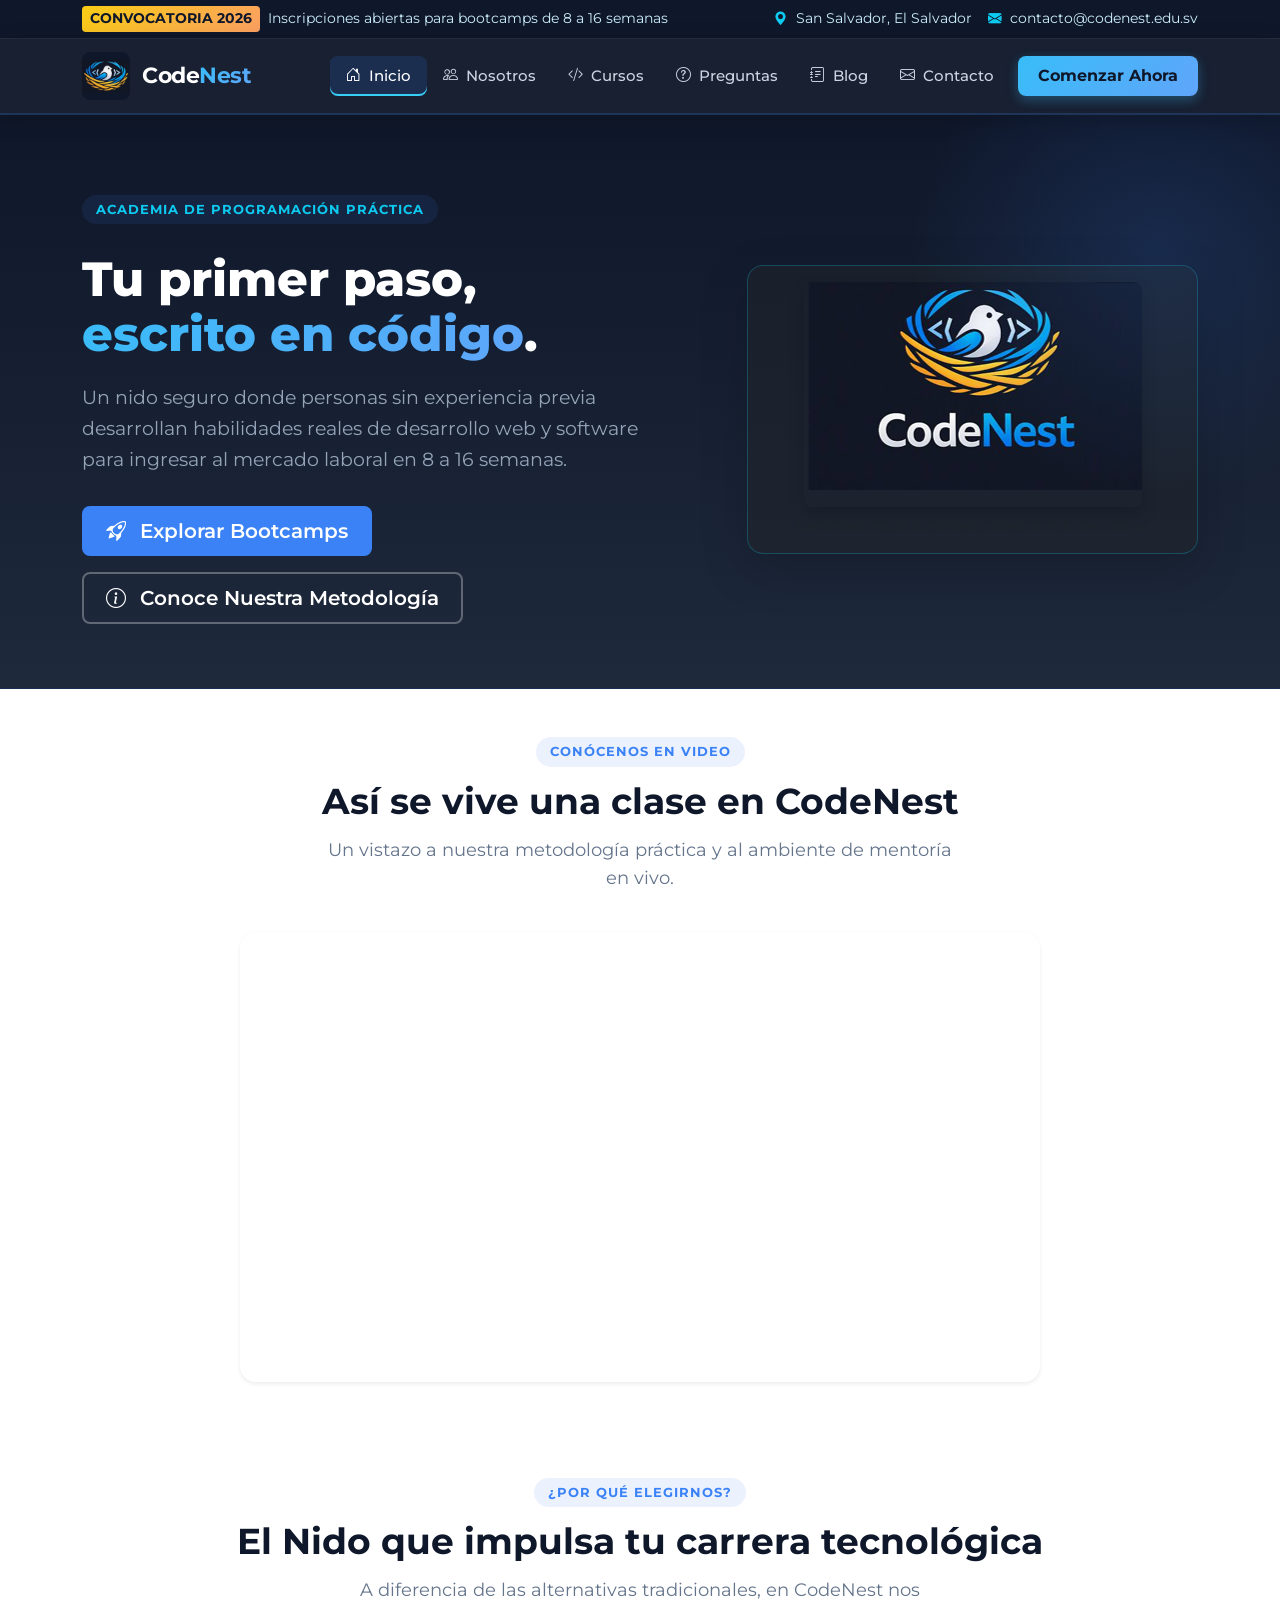
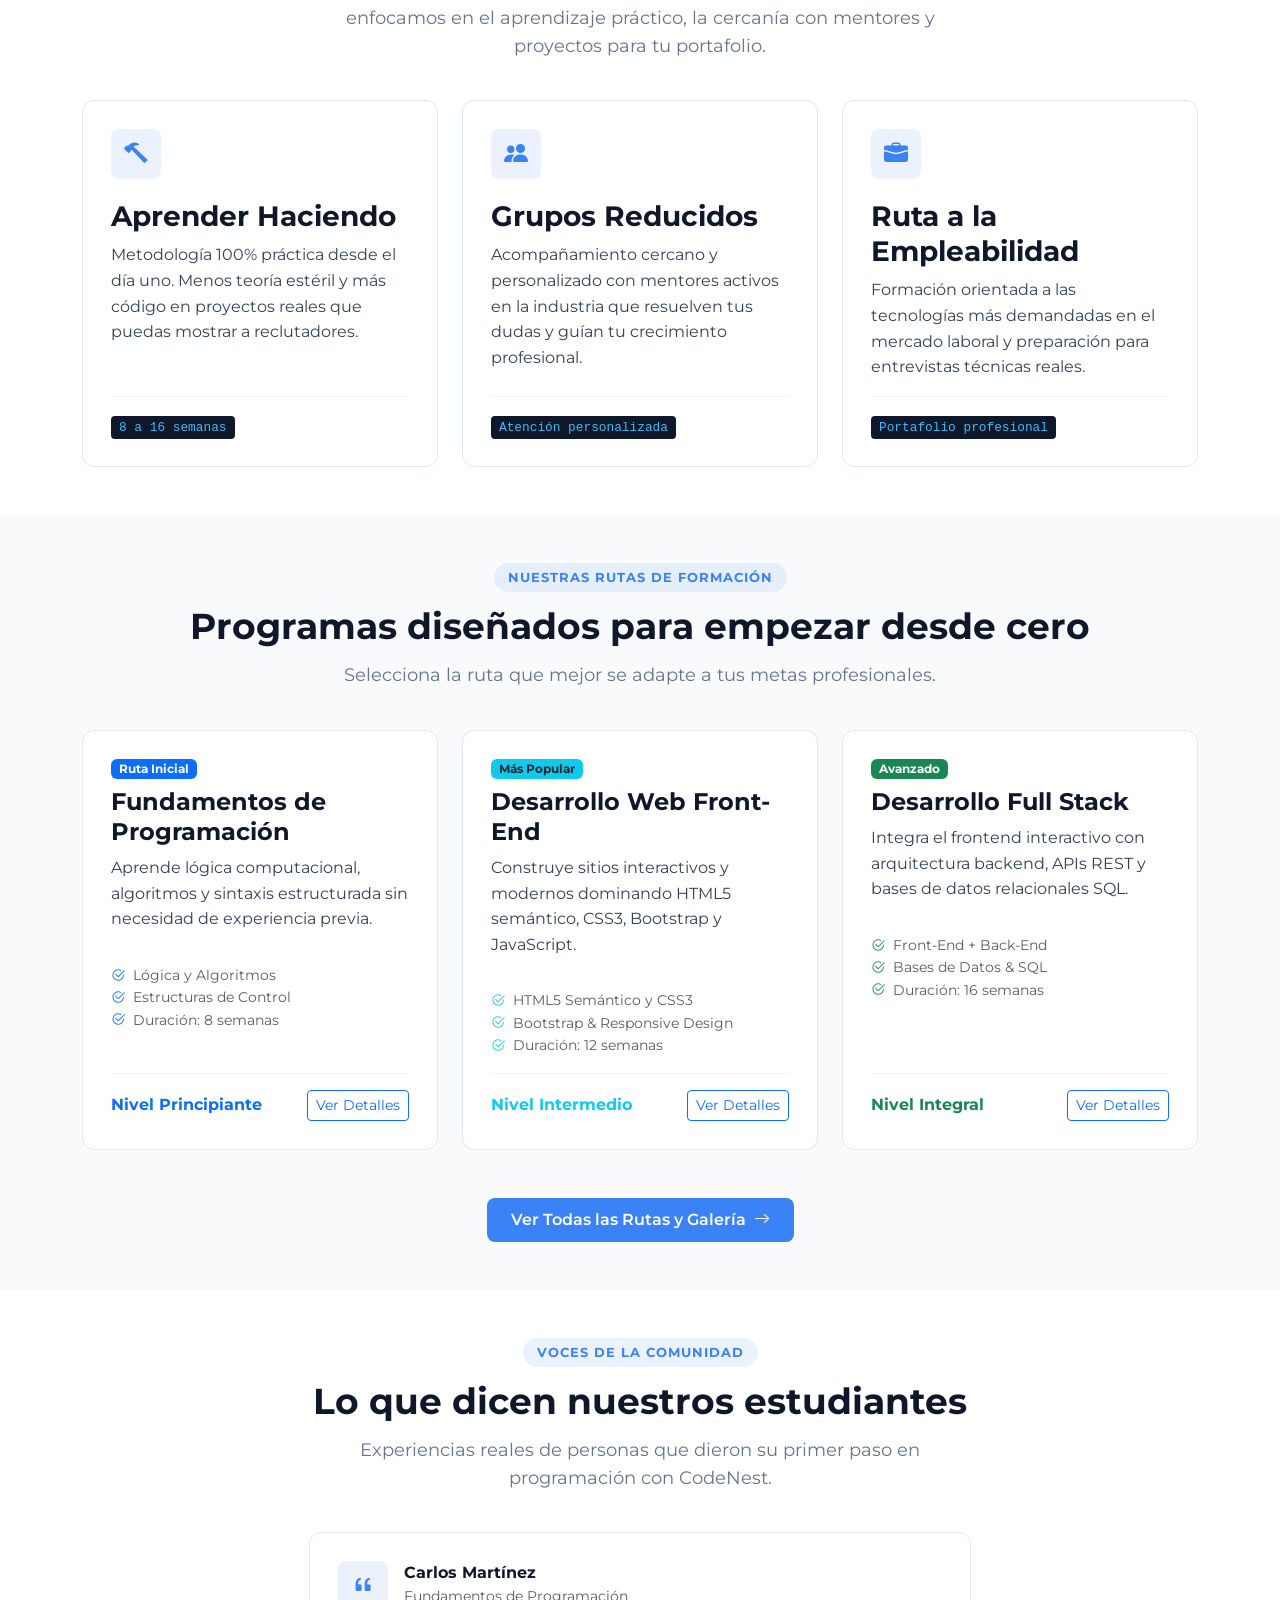
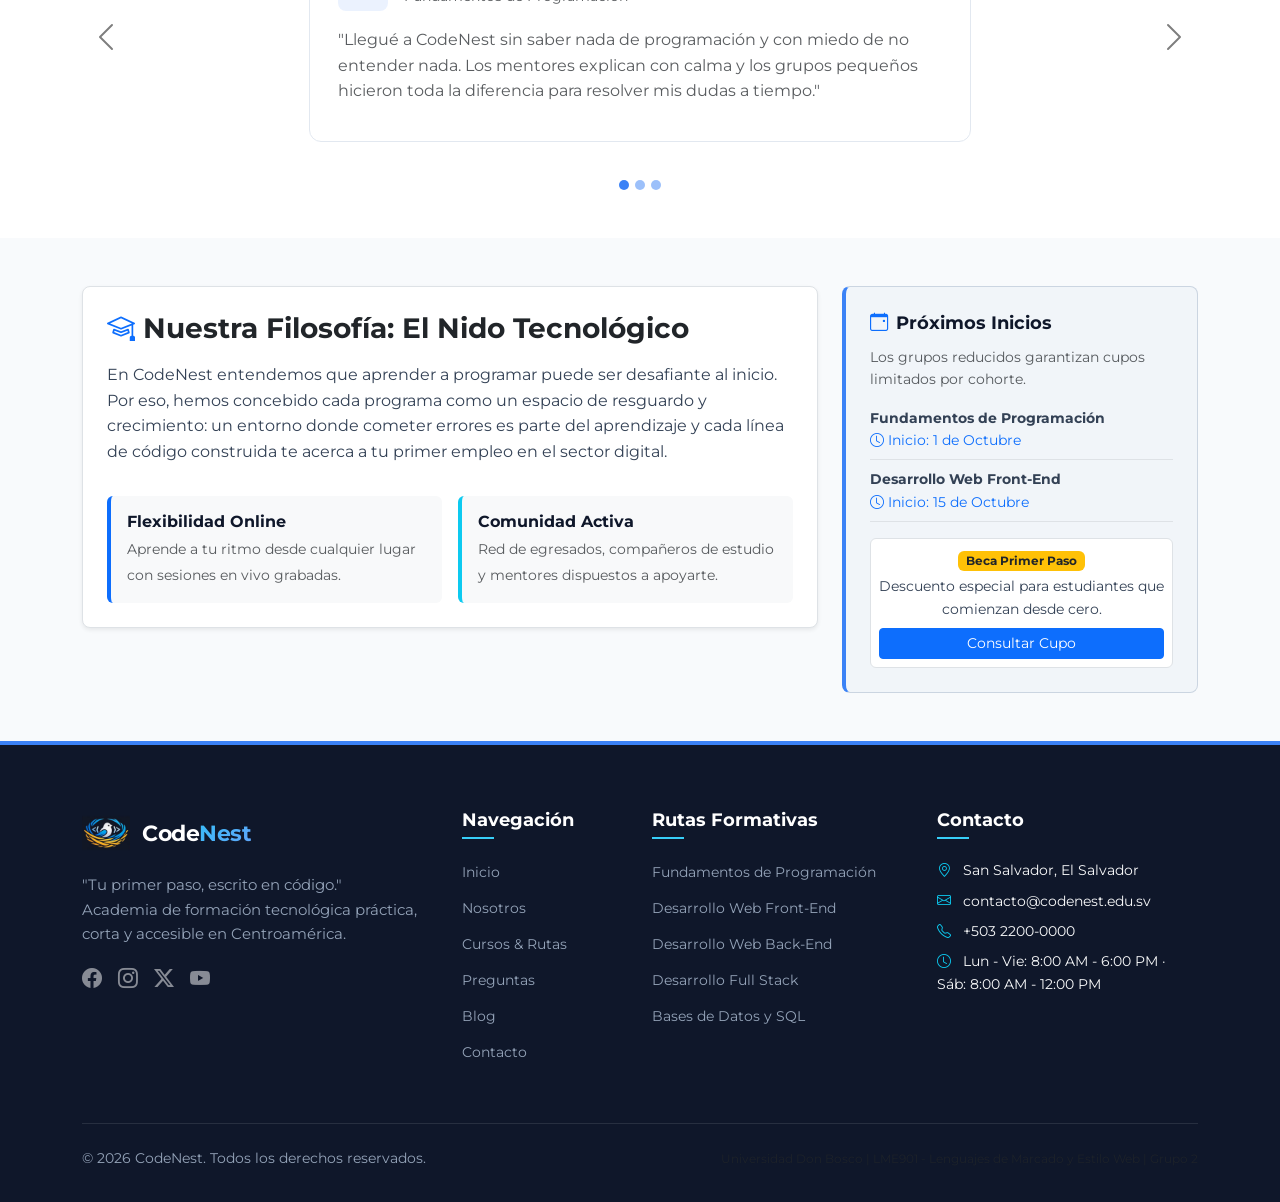
<file: index.html>
<!DOCTYPE html>
<html lang="es">

<head>
  <meta charset="UTF-8">
  <meta name="viewport" content="width=device-width, initial-scale=1.0">
  <meta name="description"
    content="CodeNest - Academia de formación práctica en programación para Centroamérica. Tu primer paso, escrito en código.">
  <title>CodeNest | Tu primer paso, escrito en código</title>

  <link rel="preconnect" href="https://fonts.googleapis.com">
  <link rel="preconnect" href="https://fonts.gstatic.com" crossorigin>
  <link
    href="https://fonts.googleapis.com/css2?family=Montserrat:ital,wght@0,300;0,400;0,500;0,600;0,700;0,800;1,400&display=swap"
    rel="stylesheet">
  <link href="https://cdn.jsdelivr.net/npm/bootstrap@5.3.3/dist/css/bootstrap.min.css" rel="stylesheet">
  <link rel="stylesheet" href="https://cdn.jsdelivr.net/npm/bootstrap-icons@1.11.3/font/bootstrap-icons.min.css">
  <link rel="icon" type="image/png" href="img/favicon.png">
  <link rel="stylesheet" href="css/style.css">
</head>

<body>
  <header class="top-notice-bar">
    <div class="container d-flex justify-content-between align-items-center flex-wrap gap-2">
      <div class="d-flex align-items-center gap-2">
        <span class="badge-highlight">CONVOCATORIA 2026</span>
        <span>Inscripciones abiertas para bootcamps de 8 a 16 semanas</span>
      </div>
      <div class="d-none d-md-flex align-items-center gap-3">
        <span><i class="bi bi-geo-alt-fill text-info me-1"></i> San Salvador, El Salvador</span>
        <span><i class="bi bi-envelope-fill text-info me-1"></i> contacto@codenest.edu.sv</span>
      </div>
    </div>
  </header>

  <nav class="navbar navbar-expand-lg navbar-dark main-navigation" aria-label="Navegación principal">
    <div class="container">
      <a class="navbar-brand brand-logo-container" href="index.html">
        <img src="img/logo-icono.png" alt="Logotipo de CodeNest: ave dentro de un nido con corchetes de código" width="48" height="48">
        <span class="brand-title">Code<span class="nest-gradient">Nest</span></span>
      </a>
      <button class="navbar-toggler" type="button" data-bs-toggle="collapse" data-bs-target="#navbarCodeNest"
        aria-controls="navbarCodeNest" aria-expanded="false" aria-label="Abrir menú de navegación">
        <span class="navbar-toggler-icon"></span>
      </button>
      <div class="collapse navbar-collapse" id="navbarCodeNest">
        <ul class="navbar-nav ms-auto mb-2 mb-lg-0 align-items-lg-center">
          <li class="nav-item">
            <a class="nav-link active" href="index.html" aria-current="page"><i class="bi bi-house-door me-1"></i>
              Inicio</a>
          </li>
          <li class="nav-item">
            <a class="nav-link" href="nosotros.html"><i class="bi bi-people me-1"></i> Nosotros</a>
          </li>
          <li class="nav-item">
            <a class="nav-link" href="servicios.html"><i class="bi bi-code-slash me-1"></i> Cursos</a>
          </li>
          <li class="nav-item">
            <a class="nav-link" href="faq.html"><i class="bi bi-question-circle me-1"></i> Preguntas</a>
          </li>
          <li class="nav-item">
            <a class="nav-link" href="blog.html"><i class="bi bi-journal-text me-1"></i> Blog</a>
          </li>
          <li class="nav-item">
            <a class="nav-link" href="contacto.html"><i class="bi bi-envelope me-1"></i> Contacto</a>
          </li>
          <li class="nav-item ms-lg-2 mt-2 mt-lg-0">
            <a href="servicios.html" class="btn btn-nav-cta">Comenzar Ahora</a>
          </li>
        </ul>
      </div>
    </div>
  </nav>
  <main>
    <section class="hero-section text-center text-lg-start" aria-labelledby="hero-title">
      <div class="container">
        <div class="row align-items-center g-4">
          <div class="col-lg-7">
            <div class="mb-3">
              <span class="section-tag bg-opacity-25 text-info">ACADEMIA DE PROGRAMACIÓN PRÁCTICA</span>
            </div>
            <h1 id="hero-title" class="hero-title">
              Tu primer paso, <br><span class="hero-highlight">escrito en código</span>.
            </h1>
            <p class="hero-subtitle">
              Un nido seguro donde personas sin experiencia previa desarrollan habilidades reales de desarrollo web y
              software para ingresar al mercado laboral en 8 a 16 semanas.
            </p>
            <div class="d-flex flex-wrap gap-3 justify-content-center justify-content-lg-start">
              <a href="servicios.html" class="btn btn-brand-primary btn-lg">
                <i class="bi bi-rocket-takeoff me-2"></i> Explorar Bootcamps
              </a>
              <a href="nosotros.html" class="btn btn-brand-outline btn-lg">
                <i class="bi bi-info-circle me-2"></i> Conoce Nuestra Metodología
              </a>
            </div>
          </div>
          <div class="col-lg-5 text-center">
            <div class="p-3 bg-dark bg-opacity-50 rounded-4 border border-info border-opacity-25 shadow-lg">
              <img src="img/logo-principal.png" alt="Logotipo oficial CodeNest"
                class="img-fluid rounded-3 shadow">
              <p class="small text-muted mt-2 mb-0">Identidad visual CodeNest: nuestro nido de código</p>
            </div>
          </div>
        </div>
      </div>
    </section>

    <!-- ===================== VIDEO INSTITUCIONAL ===================== -->
    <section class="py-5 bg-white" aria-labelledby="video-heading">
      <div class="container text-center">
        <header class="section-header text-center">
          <span class="section-tag">Conócenos en Video</span>
          <h2 id="video-heading" class="section-title">Así se vive una clase en CodeNest</h2>
          <p class="section-subtitle mx-auto">Un vistazo a nuestra metodología práctica y al ambiente de mentoría
            en vivo.</p>
        </header>
        <div class="ratio ratio-16x9 rounded-4 overflow-hidden shadow-sm mx-auto" style="max-width: 800px;">
          <iframe width="560" height="315" src="https://www.youtube.com/embed/lvJPBjxZMJA?si=qSbRMhD-RaRc77EF&amp;start=1" title="YouTube video player" frameborder="0" allow="accelerometer; autoplay; clipboard-write; encrypted-media; gyroscope; picture-in-picture; web-share" referrerpolicy="strict-origin-when-cross-origin" allowfullscreen></iframe>
        </div>
      </div>
    </section>

    <section class="py-5 bg-white" aria-labelledby="valor-title">
      <div class="container">
        <header class="section-header text-center">
          <span class="section-tag">¿Por qué elegirnos?</span>
          <h2 id="valor-title" class="section-title">El Nido que impulsa tu carrera tecnológica</h2>
          <p class="section-subtitle mx-auto">
            A diferencia de las alternativas tradicionales, en CodeNest nos enfocamos en el aprendizaje práctico, la
            cercanía con mentores y proyectos para tu portafolio.
          </p>
        </header>
        <div class="row g-4">
          <div class="col-md-4">
            <article class="semantic-card">
              <div class="card-icon-badge">
                <i class="bi bi-hammer"></i>
              </div>
              <h3>Aprender Haciendo</h3>
              <p>Metodología 100% práctica desde el día uno. Menos teoría estéril y más código en proyectos reales que
                puedas mostrar a reclutadores.</p>
              <footer class="semantic-card-footer">
                <span class="badge-code">8 a 16 semanas</span>
              </footer>
            </article>
          </div>
          <div class="col-md-4">
            <article class="semantic-card">
              <div class="card-icon-badge">
                <i class="bi bi-people-fill"></i>
              </div>
              <h3>Grupos Reducidos</h3>
              <p>Acompañamiento cercano y personalizado con mentores activos en la industria que resuelven tus dudas y
                guían tu crecimiento profesional.</p>
              <footer class="semantic-card-footer">
                <span class="badge-code">Atención personalizada</span>
              </footer>
            </article>
          </div>
          <div class="col-md-4">
            <article class="semantic-card">
              <div class="card-icon-badge">
                <i class="bi bi-briefcase-fill"></i>
              </div>
              <h3>Ruta a la Empleabilidad</h3>
              <p>Formación orientada a las tecnologías más demandadas en el mercado laboral y preparación para
                entrevistas técnicas reales.</p>
              <footer class="semantic-card-footer">
                <span class="badge-code">Portafolio profesional</span>
              </footer>
            </article>
          </div>
        </div>
      </div>
    </section>

    <section class="py-5" style="background-color: #F8FAFC;" aria-labelledby="cursos-title">
      <div class="container">
        <header class="section-header text-center">
          <span class="section-tag">Nuestras Rutas de Formación</span>
          <h2 id="cursos-title" class="section-title">Programas diseñados para empezar desde cero</h2>
          <p class="section-subtitle mx-auto">Selecciona la ruta que mejor se adapte a tus metas profesionales.</p>
        </header>

        <div class="row g-4">
          <div class="col-lg-4 col-md-6">
            <article class="semantic-card">
              <span class="badge bg-primary mb-2 align-self-start">Ruta Inicial</span>
              <h4>Fundamentos de Programación</h4>
              <p>Aprende lógica computacional, algoritmos y sintaxis estructurada sin necesidad de experiencia previa.
              </p>
              <ul class="list-unstyled text-muted small my-3">
                <li><i class="bi bi-check2-circle text-primary me-2"></i>Lógica y Algoritmos</li>
                <li><i class="bi bi-check2-circle text-primary me-2"></i>Estructuras de Control</li>
                <li><i class="bi bi-check2-circle text-primary me-2"></i>Duración: 8 semanas</li>
              </ul>
              <footer class="semantic-card-footer d-flex justify-content-between align-items-center">
                <span class="fw-bold text-primary">Nivel Principiante</span>
                <a href="servicios.html" class="btn btn-sm btn-outline-primary">Ver Detalles</a>
              </footer>
            </article>
          </div>
          <div class="col-lg-4 col-md-6">
            <article class="semantic-card">
              <span class="badge bg-info text-dark mb-2 align-self-start">Más Popular</span>
              <h4>Desarrollo Web Front-End</h4>
              <p>Construye sitios interactivos y modernos dominando HTML5 semántico, CSS3, Bootstrap y JavaScript.</p>
              <ul class="list-unstyled text-muted small my-3">
                <li><i class="bi bi-check2-circle text-info me-2"></i>HTML5 Semántico y CSS3</li>
                <li><i class="bi bi-check2-circle text-info me-2"></i>Bootstrap & Responsive Design</li>
                <li><i class="bi bi-check2-circle text-info me-2"></i>Duración: 12 semanas</li>
              </ul>
              <footer class="semantic-card-footer d-flex justify-content-between align-items-center">
                <span class="fw-bold text-info">Nivel Intermedio</span>
                <a href="servicios.html" class="btn btn-sm btn-outline-primary">Ver Detalles</a>
              </footer>
            </article>
          </div>
          <div class="col-lg-4 col-md-6">
            <article class="semantic-card">
              <span class="badge bg-success mb-2 align-self-start">Avanzado</span>
              <h4>Desarrollo Full Stack</h4>
              <p>Integra el frontend interactivo con arquitectura backend, APIs REST y bases de datos relacionales SQL.
              </p>
              <ul class="list-unstyled text-muted small my-3">
                <li><i class="bi bi-check2-circle text-success me-2"></i>Front-End + Back-End</li>
                <li><i class="bi bi-check2-circle text-success me-2"></i>Bases de Datos & SQL</li>
                <li><i class="bi bi-check2-circle text-success me-2"></i>Duración: 16 semanas</li>
              </ul>
              <footer class="semantic-card-footer d-flex justify-content-between align-items-center">
                <span class="fw-bold text-success">Nivel Integral</span>
                <a href="servicios.html" class="btn btn-sm btn-outline-primary">Ver Detalles</a>
              </footer>
            </article>
          </div>
        </div>

        <div class="text-center mt-5">
          <a href="servicios.html" class="btn btn-brand-primary">Ver Todas las Rutas y Galería <i
              class="bi bi-arrow-right ms-1"></i></a>
        </div>
      </div>
    </section>

    <!-- ===================== TESTIMONIOS ===================== -->
    <section class="py-5 bg-white" aria-labelledby="testimonios-heading">
      <div class="container">
        <header class="section-header text-center">
          <span class="section-tag">Voces de la Comunidad</span>
          <h2 id="testimonios-heading" class="section-title">Lo que dicen nuestros estudiantes</h2>
          <p class="section-subtitle mx-auto">Experiencias reales de personas que dieron su primer paso en
            programación con CodeNest.</p>
        </header>

        <div id="carruselTestimonios" class="carousel carousel-dark slide testimonial-carousel" data-bs-ride="carousel"
          data-bs-interval="7000" aria-label="Testimonios de estudiantes">
        <div class="carousel-indicators">
          <button type="button" data-bs-target="#carruselTestimonios" data-bs-slide-to="0" class="active" aria-current="true" aria-label="Testimonio 1"></button>
          <button type="button" data-bs-target="#carruselTestimonios" data-bs-slide-to="1" aria-label="Testimonio 2"></button>
          <button type="button" data-bs-target="#carruselTestimonios" data-bs-slide-to="2" aria-label="Testimonio 3"></button>
        </div>
        <div class="carousel-inner">
          <div class="carousel-item active">
            <div class="row justify-content-center">
              <div class="col-lg-8">
                <article class="semantic-card">
                  <div class="d-flex align-items-center gap-3 mb-3">
                    <div class="card-icon-badge mb-0">
                      <i class="bi bi-quote"></i>
                    </div>
                    <div>
                      <h6 class="fw-bold mb-0">Carlos Martínez</h6>
                      <small class="text-muted">Fundamentos de Programación</small>
                    </div>
                  </div>
                  <p class="text-muted mb-0">
                    "Llegué a CodeNest sin saber nada de programación y con miedo de no entender nada. Los mentores explican con calma y los grupos pequeños hicieron toda la diferencia para resolver mis dudas a tiempo."
                  </p>
                </article>
              </div>
            </div>
          </div>
          <div class="carousel-item">
            <div class="row justify-content-center">
              <div class="col-lg-8">
                <article class="semantic-card">
                  <div class="d-flex align-items-center gap-3 mb-3">
                    <div class="card-icon-badge mb-0">
                      <i class="bi bi-quote"></i>
                    </div>
                    <div>
                      <h6 class="fw-bold mb-0">Daniela Ramírez</h6>
                      <small class="text-muted">Desarrollo Web Front-End</small>
                    </div>
                  </div>
                  <p class="text-muted mb-0">
                    "Venía de otra carrera y quería un cambio rápido. En 12 semanas ya tenía un portafolio real que mostrar, algo que en la universidad me hubiera tomado años."
                  </p>
                </article>
              </div>
            </div>
          </div>
          <div class="carousel-item">
            <div class="row justify-content-center">
              <div class="col-lg-8">
                <article class="semantic-card">
                  <div class="d-flex align-items-center gap-3 mb-3">
                    <div class="card-icon-badge mb-0">
                      <i class="bi bi-quote"></i>
                    </div>
                    <div>
                      <h6 class="fw-bold mb-0">Josué Hernández</h6>
                      <small class="text-muted">Desarrollo Full Stack</small>
                    </div>
                  </div>
                  <p class="text-muted mb-0">
                    "Lo que más valoro es que todo se aprende haciendo proyectos reales. Eso me dio la confianza para presentarme a mi primera entrevista técnica."
                  </p>
                </article>
              </div>
            </div>
          </div>
        </div>
        <button class="carousel-control-prev" type="button" data-bs-target="#carruselTestimonios" data-bs-slide="prev">
          <span class="carousel-control-prev-icon" aria-hidden="true"></span>
          <span class="visually-hidden">Anterior</span>
        </button>
        <button class="carousel-control-next" type="button" data-bs-target="#carruselTestimonios" data-bs-slide="next">
          <span class="carousel-control-next-icon" aria-hidden="true"></span>
          <span class="visually-hidden">Siguiente</span>
        </button>
      </div>
    </div>
  </section>

    <div class="container my-5">
      <div class="row">
        <div class="col-lg-8">
          <section class="p-4 bg-white rounded-3 shadow-sm border" aria-labelledby="comunidad-title">
            <h3 id="comunidad-title" class="fw-bold text-dark mb-3"><i
                class="bi bi-mortarboard text-primary me-2"></i>Nuestra Filosofía: El Nido Tecnológico</h3>
            <p>
              En CodeNest entendemos que aprender a programar puede ser desafiante al inicio. Por eso, hemos concebido
              cada programa como un espacio de resguardo y crecimiento: un entorno donde cometer errores es parte del
              aprendizaje y cada línea de código construida te acerca a tu primer empleo en el sector digital.
            </p>
            <div class="row g-3 mt-2">
              <div class="col-sm-6">
                <div class="p-3 bg-light rounded-2 border-start border-primary border-4">
                  <h6 class="fw-bold mb-1">Flexibilidad Online</h6>
                  <small class="text-muted">Aprende a tu ritmo desde cualquier lugar con sesiones en vivo
                    grabadas.</small>
                </div>
              </div>
              <div class="col-sm-6">
                <div class="p-3 bg-light rounded-2 border-start border-info border-4">
                  <h6 class="fw-bold mb-1">Comunidad Activa</h6>
                  <small class="text-muted">Red de egresados, compañeros de estudio y mentores dispuestos a
                    apoyarte.</small>
                </div>
              </div>
            </div>
          </section>
        </div>
        <div class="col-lg-4">
          <aside class="semantic-aside mt-lg-0" aria-label="Información complementaria y convocatorias">
            <h4 class="aside-title"><i class="bi bi-calendar-event text-primary"></i> Próximos Inicios</h4>
            <p class="small text-muted mb-3">Los grupos reducidos garantizan cupos limitados por cohorte.</p>
            <ul class="list-unstyled small mb-3">
              <li class="mb-2 pb-2 border-bottom">
                <strong>Fundamentos de Programación</strong><br>
                <span class="text-primary"><i class="bi bi-clock me-1"></i>Inicio: 1 de Octubre</span>
              </li>
              <li class="mb-2 pb-2 border-bottom">
                <strong>Desarrollo Web Front-End</strong><br>
                <span class="text-primary"><i class="bi bi-clock me-1"></i>Inicio: 15 de Octubre</span>
              </li>
            </ul>
            <div class="p-2 bg-white rounded border text-center">
              <span class="badge bg-warning text-dark mb-1">Beca Primer Paso</span>
              <p class="small mb-2">Descuento especial para estudiantes que comienzan desde cero.</p>
              <a href="contacto.html" class="btn btn-sm btn-primary w-100">Consultar Cupo</a>
            </div>
          </aside>
        </div>
      </div>
    </div>
  </main>
  <footer class="main-footer" aria-label="Pie de página institucional">
    <div class="container">
      <div class="row g-4">
        <div class="col-lg-4 col-md-6">
          <div class="brand-logo-container mb-3">
        <img src="img/logo-icono.png" alt="Logotipo de CodeNest: ave dentro de un nido con corchetes de código" width="48" height="48">
        <span class="brand-title">Code<span class="nest-gradient">Nest</span></span>
          </div>
          <p class="footer-brand-desc">
            "Tu primer paso, escrito en código."<br>
            Academia de formación tecnológica práctica, corta y accesible en Centroamérica.
          </p>
          <div class="d-flex gap-3 fs-5 mt-3">
            <a href="https://facebook.com" class="text-white-50" aria-label="Facebook CodeNest" target="_blank"
              rel="noopener"><i class="bi bi-facebook"></i></a>
            <a href="https://instagram.com" class="text-white-50" aria-label="Instagram CodeNest" target="_blank"
              rel="noopener"><i class="bi bi-instagram"></i></a>
            <a href="https://x.com" class="text-white-50" aria-label="X (Twitter) CodeNest" target="_blank"
              rel="noopener"><i class="bi bi-twitter-x"></i></a>
            <a href="https://youtube.com" class="text-white-50" aria-label="YouTube CodeNest" target="_blank"
              rel="noopener"><i class="bi bi-youtube"></i></a>
          </div>
        </div>
        <div class="col-lg-2 col-md-6">
          <h5 class="footer-heading">Navegación</h5>
          <ul class="footer-links">
            <li><a href="index.html">Inicio</a></li>
            <li><a href="nosotros.html">Nosotros</a></li>
            <li><a href="servicios.html">Cursos & Rutas</a></li>
            <li><a href="faq.html">Preguntas</a></li>
            <li><a href="blog.html">Blog</a></li>
            <li><a href="contacto.html">Contacto</a></li>
          </ul>
        </div>
        <div class="col-lg-3 col-md-6">
          <h5 class="footer-heading">Rutas Formativas</h5>
          <ul class="footer-links">
            <li><a href="servicios.html">Fundamentos de Programación</a></li>
            <li><a href="servicios.html">Desarrollo Web Front-End</a></li>
            <li><a href="servicios.html">Desarrollo Web Back-End</a></li>
            <li><a href="servicios.html">Desarrollo Full Stack</a></li>
            <li><a href="servicios.html">Bases de Datos y SQL</a></li>
          </ul>
        </div>
        <div class="col-lg-3 col-md-6">
          <h5 class="footer-heading">Contacto</h5>
          <ul class="footer-links text-light small">
            <li class="mb-2"><i class="bi bi-geo-alt text-info me-2"></i> San Salvador, El Salvador</li>
            <li class="mb-2"><i class="bi bi-envelope text-info me-2"></i> contacto@codenest.edu.sv</li>
            <li class="mb-2"><i class="bi bi-telephone text-info me-2"></i> +503 2200-0000</li>
            <li class="mb-2"><i class="bi bi-clock text-info me-2"></i> Lun - Vie: 8:00 AM - 6:00 PM · Sáb: 8:00 AM - 12:00 PM</li>
          </ul>
        </div>
      </div>
      <div class="footer-bottom d-flex flex-wrap justify-content-between align-items-center gap-2">
        <p class="mb-0">&copy; <span id="current-year">2026</span> CodeNest. Todos los derechos reservados.</p>
        <p class="mb-0 text-muted small">
          Universidad Don Bosco | LME901 - Lenguajes de Marcado y Estilo Web | Grupo 2
        </p>
      </div>
    </div>
  </footer>

  <script src="https://cdn.jsdelivr.net/npm/bootstrap@5.3.3/dist/js/bootstrap.bundle.min.js"></script>

  <script src="js/main.js"></script>
</body>

</html>
</file>
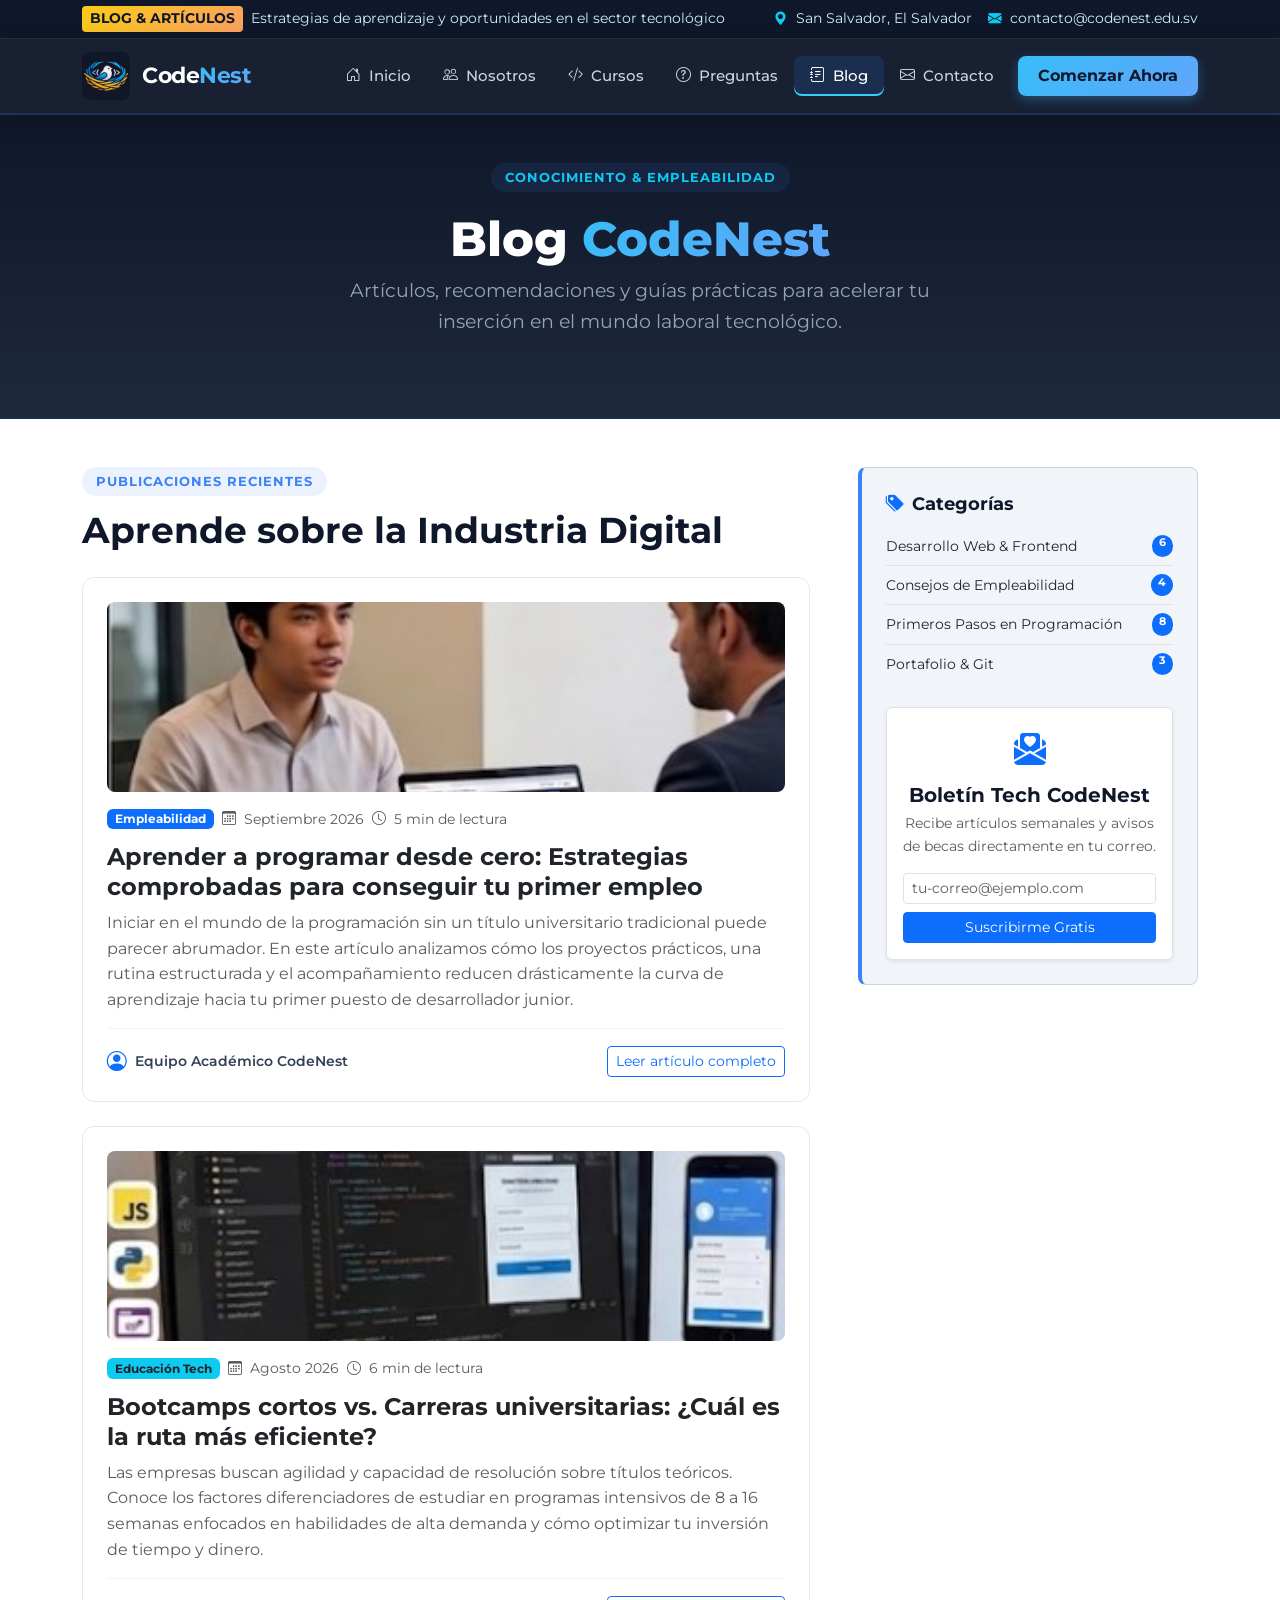
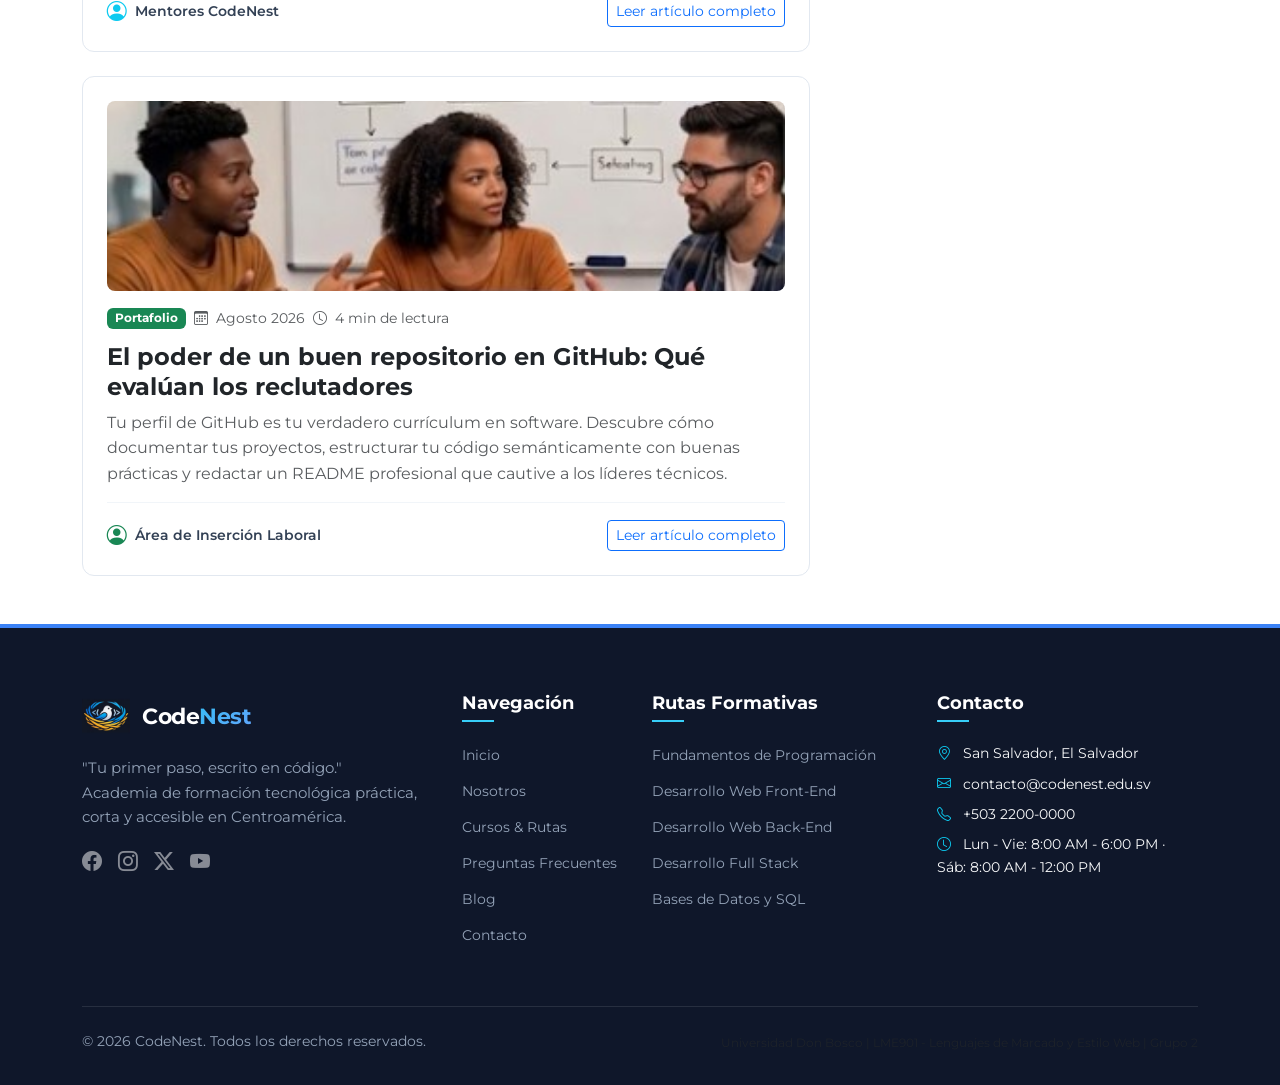
<file: blog.html>
<!DOCTYPE html>
<html lang="es">

<head>
  <meta charset="UTF-8">
  <meta name="viewport" content="width=device-width, initial-scale=1.0">
  <meta name="description"
    content="Blog de CodeNest con artículos, guías y consejos para aprender programación y conseguir empleo en el sector tecnológico.">
  <title>Blog & Novedades | CodeNest</title>

  <link rel="preconnect" href="https://fonts.googleapis.com">
  <link rel="preconnect" href="https://fonts.gstatic.com" crossorigin>
  <link
    href="https://fonts.googleapis.com/css2?family=Montserrat:ital,wght@0,300;0,400;0,500;0,600;0,700;0,800;1,400&display=swap"
    rel="stylesheet">

  <link href="https://cdn.jsdelivr.net/npm/bootstrap@5.3.3/dist/css/bootstrap.min.css" rel="stylesheet">

  <link rel="stylesheet" href="https://cdn.jsdelivr.net/npm/bootstrap-icons@1.11.3/font/bootstrap-icons.min.css">

  <link rel="icon" type="image/png" href="img/favicon.png">
  <link rel="stylesheet" href="css/style.css">
</head>

<body>

  <header class="top-notice-bar">
    <div class="container d-flex justify-content-between align-items-center flex-wrap gap-2">
      <div class="d-flex align-items-center gap-2">
        <span class="badge-highlight">BLOG & ARTÍCULOS</span>
        <span>Estrategias de aprendizaje y oportunidades en el sector tecnológico</span>
      </div>
      <div class="d-none d-md-flex align-items-center gap-3">
        <span><i class="bi bi-geo-alt-fill text-info me-1"></i> San Salvador, El Salvador</span>
        <span><i class="bi bi-envelope-fill text-info me-1"></i> contacto@codenest.edu.sv</span>
      </div>
    </div>
  </header>

  <nav class="navbar navbar-expand-lg navbar-dark main-navigation" aria-label="Navegación principal">
    <div class="container">
      <a class="navbar-brand brand-logo-container" href="index.html">
        <img src="img/logo-icono.png" alt="Logotipo de CodeNest: ave dentro de un nido con corchetes de código" width="48" height="48">
        <span class="brand-title">Code<span class="nest-gradient">Nest</span></span>
      </a>
      <button class="navbar-toggler" type="button" data-bs-toggle="collapse" data-bs-target="#navbarCodeNest"
        aria-controls="navbarCodeNest" aria-expanded="false" aria-label="Abrir menú de navegación">
        <span class="navbar-toggler-icon"></span>
      </button>

      <div class="collapse navbar-collapse" id="navbarCodeNest">
        <ul class="navbar-nav ms-auto mb-2 mb-lg-0 align-items-lg-center">
          <li class="nav-item">
            <a class="nav-link" href="index.html"><i class="bi bi-house-door me-1"></i> Inicio</a>
          </li>
          <li class="nav-item">
            <a class="nav-link" href="nosotros.html"><i class="bi bi-people me-1"></i> Nosotros</a>
          </li>
          <li class="nav-item">
            <a class="nav-link" href="servicios.html"><i class="bi bi-code-slash me-1"></i> Cursos</a>
          </li>
          <li class="nav-item">
            <a class="nav-link" href="faq.html"><i class="bi bi-question-circle me-1"></i> Preguntas</a>
          </li>
          <li class="nav-item">
            <a class="nav-link active" href="blog.html" aria-current="page"><i class="bi bi-journal-text me-1"></i>
              Blog</a>
          </li>
          <li class="nav-item">
            <a class="nav-link" href="contacto.html"><i class="bi bi-envelope me-1"></i> Contacto</a>
          </li>
          <li class="nav-item ms-lg-2 mt-2 mt-lg-0">
            <a href="servicios.html" class="btn btn-nav-cta">Comenzar Ahora</a>
          </li>
        </ul>
      </div>
    </div>
  </nav>

  <main>
    <section class="py-5 text-white"
      style="background: var(--cn-gradient-dark); border-bottom: 2px solid rgba(59, 130, 246, 0.2);">
      <div class="container text-center">
        <span class="section-tag bg-opacity-25 text-info">CONOCIMIENTO & EMPLEABILIDAD</span>
        <h1 class="hero-title my-2">Blog <span class="hero-highlight">CodeNest</span></h1>
        <p class="hero-subtitle mx-auto">Artículos, recomendaciones y guías prácticas para acelerar tu inserción en el
          mundo laboral tecnológico.</p>
      </div>
    </section>

    <section class="py-5 bg-white" aria-label="Contenido del blog">
      <div class="container">
        <div class="row g-5">
          <div class="col-lg-8">
            <header class="section-header mb-4">
              <span class="section-tag">Publicaciones Recientes</span>
              <h2 class="section-title">Aprende sobre la Industria Digital</h2>
            </header>

            <div class="d-flex flex-column gap-4">
              <article class="semantic-card p-4">
                <img src="img/clase-preparacion-entrevistas.jpg" alt="Egresado presentando su portafolio a un reclutador" class="img-fluid rounded-3 mb-3 w-100" style="height: 190px; object-fit: cover;" loading="lazy">
                <div class="d-flex align-items-center gap-2 mb-2">
                  <span class="badge bg-primary">Empleabilidad</span>
                  <small class="text-muted"><i class="bi bi-calendar3 me-1"></i> Septiembre 2026</small>
                  <small class="text-muted"><i class="bi bi-clock me-1"></i> 5 min de lectura</small>
                </div>
                <h3 class="fs-4 fw-bold text-dark mt-1">Aprender a programar desde cero: Estrategias comprobadas para
                  conseguir tu primer empleo</h3>
                <p class="text-muted">
                  Iniciar en el mundo de la programación sin un título universitario tradicional puede parecer
                  abrumador. En este artículo analizamos cómo los proyectos prácticos, una rutina estructurada y el
                  acompañamiento reducen drásticamente la curva de aprendizaje hacia tu primer puesto de desarrollador
                  junior.
                </p>
                <footer class="semantic-card-footer d-flex justify-content-between align-items-center">
                  <div class="d-flex align-items-center gap-2">
                    <i class="bi bi-person-circle fs-5 text-primary"></i>
                    <span class="small fw-semibold">Equipo Académico CodeNest</span>
                  </div>
                  <button type="button" class="btn btn-sm btn-outline-primary" data-bs-toggle="modal" data-bs-target="#articulo-1">Leer artículo completo</button>
                </footer>
              </article>

              <article class="semantic-card p-4">
                <img src="img/clase-habilidades-vanguardia.jpg" alt="Estación de trabajo con código y app móvil" class="img-fluid rounded-3 mb-3 w-100" style="height: 190px; object-fit: cover;" loading="lazy">
                <div class="d-flex align-items-center gap-2 mb-2">
                  <span class="badge bg-info text-dark">Educación Tech</span>
                  <small class="text-muted"><i class="bi bi-calendar3 me-1"></i> Agosto 2026</small>
                  <small class="text-muted"><i class="bi bi-clock me-1"></i> 6 min de lectura</small>
                </div>
                <h3 class="fs-4 fw-bold text-dark mt-1">Bootcamps cortos vs. Carreras universitarias: ¿Cuál es la ruta
                  más eficiente?</h3>
                <p class="text-muted">
                  Las empresas buscan agilidad y capacidad de resolución sobre títulos teóricos. Conoce los factores
                  diferenciadores de estudiar en programas intensivos de 8 a 16 semanas enfocados en habilidades de alta
                  demanda y cómo optimizar tu inversión de tiempo y dinero.
                </p>
                <footer class="semantic-card-footer d-flex justify-content-between align-items-center">
                  <div class="d-flex align-items-center gap-2">
                    <i class="bi bi-person-circle fs-5 text-info"></i>
                    <span class="small fw-semibold">Mentores CodeNest</span>
                  </div>
                  <button type="button" class="btn btn-sm btn-outline-primary" data-bs-toggle="modal" data-bs-target="#articulo-2">Leer artículo completo</button>
                </footer>
              </article>

              <article class="semantic-card p-4">
                <img src="img/clase-trabajo-colaborativo.jpg" alt="Estudiantes de CodeNest trabajando en equipo" class="img-fluid rounded-3 mb-3 w-100" style="height: 190px; object-fit: cover;" loading="lazy">
                <div class="d-flex align-items-center gap-2 mb-2">
                  <span class="badge bg-success">Portafolio</span>
                  <small class="text-muted"><i class="bi bi-calendar3 me-1"></i> Agosto 2026</small>
                  <small class="text-muted"><i class="bi bi-clock me-1"></i> 4 min de lectura</small>
                </div>
                <h3 class="fs-4 fw-bold text-dark mt-1">El poder de un buen repositorio en GitHub: Qué evalúan los
                  reclutadores</h3>
                <p class="text-muted">
                  Tu perfil de GitHub es tu verdadero currículum en software. Descubre cómo documentar tus proyectos,
                  estructurar tu código semánticamente con buenas prácticas y redactar un README profesional que cautive
                  a los líderes técnicos.
                </p>
                <footer class="semantic-card-footer d-flex justify-content-between align-items-center">
                  <div class="d-flex align-items-center gap-2">
                    <i class="bi bi-person-circle fs-5 text-success"></i>
                    <span class="small fw-semibold">Área de Inserción Laboral</span>
                  </div>
                  <button type="button" class="btn btn-sm btn-outline-primary" data-bs-toggle="modal" data-bs-target="#articulo-3">Leer artículo completo</button>
                </footer>
              </article>
            </div>
          </div>

          <div class="col-lg-4">
            <aside class="semantic-aside mt-0" aria-label="Categorías y destacados del blog">
              <h4 class="aside-title"><i class="bi bi-tags-fill text-primary"></i> Categorías</h4>
              <ul class="list-group list-group-flush mb-4 small bg-transparent">
                <li class="list-group-item bg-transparent d-flex justify-content-between px-0">
                  <span>Desarrollo Web & Frontend</span> <span class="badge bg-primary rounded-pill">6</span>
                </li>
                <li class="list-group-item bg-transparent d-flex justify-content-between px-0">
                  <span>Consejos de Empleabilidad</span> <span class="badge bg-primary rounded-pill">4</span>
                </li>
                <li class="list-group-item bg-transparent d-flex justify-content-between px-0">
                  <span>Primeros Pasos en Programación</span> <span class="badge bg-primary rounded-pill">8</span>
                </li>
                <li class="list-group-item bg-transparent d-flex justify-content-between px-0">
                  <span>Portafolio & Git</span> <span class="badge bg-primary rounded-pill">3</span>
                </li>
              </ul>

              <div class="p-3 bg-white rounded border shadow-sm text-center">
                <i class="bi bi-envelope-paper-heart-fill text-primary fs-2"></i>
                <h5 class="fw-bold mt-2 mb-1">Boletín Tech CodeNest</h5>
                <p class="small text-muted mb-3">Recibe artículos semanales y avisos de becas directamente en tu correo.
                </p>
                <div id="alertas-boletin" aria-live="polite"></div>
                <form action="#" novalidate data-cn-form data-alert-target="#alertas-boletin"
                  data-success-msg="¡Gracias por suscribirte al boletín de CodeNest!"
                  data-error-msg="Ingresa un correo electrónico válido para suscribirte.">
                  <div class="mb-2">
                    <label for="correo-boletin" class="visually-hidden">Correo electrónico</label>
                    <input type="email" id="correo-boletin" class="form-control form-control-sm" placeholder="tu-correo@ejemplo.com"
                      required>
                  </div>
                  <button type="submit" class="btn btn-sm btn-primary w-100">Suscribirme Gratis</button>
                </form>
              </div>
            </aside>
          </div>
        </div>
      </div>
    </section>

    <!-- ===================== ARTÍCULOS (MODALES) ===================== -->
    <div class="modal fade" id="articulo-1" tabindex="-1" aria-labelledby="articulo-1-titulo" aria-hidden="true">
      <div class="modal-dialog modal-lg modal-dialog-scrollable modal-dialog-centered">
        <div class="modal-content">
          <div class="modal-header">
            <div>
              <small class="text-muted d-block mb-1">Empleabilidad · Septiembre 2026 · 5 min de lectura</small>
              <h2 class="modal-title fs-4 fw-bold" id="articulo-1-titulo">Aprender a programar desde cero: Estrategias comprobadas para conseguir tu primer empleo</h2>
            </div>
            <button type="button" class="btn-close" data-bs-dismiss="modal" aria-label="Cerrar"></button>
          </div>
          <div class="modal-body">
            <img src="img/clase-preparacion-entrevistas.jpg" alt="Egresado presentando su portafolio a un reclutador" class="img-fluid rounded-3 mb-3 w-100" style="max-height: 260px; object-fit: cover;" loading="lazy">
            <p>Iniciar en la programación sin un título universitario tradicional puede parecer abrumador, pero el camino es más claro de lo que se piensa. Lo que separa a quienes avanzan de quienes se estancan casi nunca es el talento: es la constancia y la forma de practicar.</p>
            <p><strong>1. Construye una rutina estructurada.</strong> Es mejor practicar un poco todos los días que hacer maratones esporádicos. Define horarios fijos, metas semanales pequeñas y revisa tu avance al final de cada semana.</p>
            <p><strong>2. Aprende haciendo proyectos.</strong> Cada concepto nuevo debe terminar en algo que puedas ver funcionando: una calculadora, una página personal, una lista de tareas. Los proyectos terminados y publicados son tu mejor carta de presentación.</p>
            <p><strong>3. Busca acompañamiento.</strong> Trabajar con mentores y en grupos reducidos acorta la curva de aprendizaje, porque las dudas se resuelven a tiempo y evitas repetir errores durante semanas.</p>
            <p><strong>4. Prepárate para las entrevistas técnicas.</strong> Practica explicar en voz alta cómo resolviste un problema y ten tu portafolio listo para mostrarlo. Saber comunicar lo que hiciste pesa tanto como el código en sí.</p>
          </div>
          <div class="modal-footer">
            <a href="contacto.html" class="btn btn-brand-primary"><i class="bi bi-chat-dots me-2"></i>Hablar con un asesor</a>
            <button type="button" class="btn btn-outline-secondary" data-bs-dismiss="modal">Cerrar</button>
          </div>
        </div>
      </div>
    </div>
    <div class="modal fade" id="articulo-2" tabindex="-1" aria-labelledby="articulo-2-titulo" aria-hidden="true">
      <div class="modal-dialog modal-lg modal-dialog-scrollable modal-dialog-centered">
        <div class="modal-content">
          <div class="modal-header">
            <div>
              <small class="text-muted d-block mb-1">Educación Tech · Agosto 2026 · 6 min de lectura</small>
              <h2 class="modal-title fs-4 fw-bold" id="articulo-2-titulo">Bootcamps cortos vs. Carreras universitarias: ¿Cuál es la ruta más eficiente?</h2>
            </div>
            <button type="button" class="btn-close" data-bs-dismiss="modal" aria-label="Cerrar"></button>
          </div>
          <div class="modal-body">
            <img src="img/clase-habilidades-vanguardia.jpg" alt="Estación de trabajo con código y app móvil" class="img-fluid rounded-3 mb-3 w-100" style="max-height: 260px; object-fit: cover;" loading="lazy">
            <p>No existe una respuesta única: la mejor ruta depende de tu punto de partida, tus tiempos y tus metas. Lo útil es conocer las diferencias para decidir con información.</p>
            <p><strong>Tiempo.</strong> Los programas intensivos de 8 a 16 semanas concentran el aprendizaje en habilidades prácticas, mientras que una carrera universitaria se extiende durante varios años e incluye una base teórica más amplia.</p>
            <p><strong>Enfoque.</strong> Un bootcamp prioriza las herramientas y tecnologías de mayor demanda laboral y el trabajo en proyectos reales. La universidad profundiza en fundamentos teóricos, matemáticas y ciencias de la computación.</p>
            <p><strong>Inversión.</strong> Al ser más cortos, los programas intensivos requieren menos tiempo y dinero para comenzar a trabajar en el sector, aunque exigen una dedicación constante durante esas semanas.</p>
            <p>Para muchas personas ambos caminos se complementan: un bootcamp puede ser la puerta de entrada al primer empleo, y más adelante se puede seguir estudiando para profundizar.</p>
          </div>
          <div class="modal-footer">
            <a href="contacto.html" class="btn btn-brand-primary"><i class="bi bi-chat-dots me-2"></i>Hablar con un asesor</a>
            <button type="button" class="btn btn-outline-secondary" data-bs-dismiss="modal">Cerrar</button>
          </div>
        </div>
      </div>
    </div>
    <div class="modal fade" id="articulo-3" tabindex="-1" aria-labelledby="articulo-3-titulo" aria-hidden="true">
      <div class="modal-dialog modal-lg modal-dialog-scrollable modal-dialog-centered">
        <div class="modal-content">
          <div class="modal-header">
            <div>
              <small class="text-muted d-block mb-1">Portafolio · Agosto 2026 · 4 min de lectura</small>
              <h2 class="modal-title fs-4 fw-bold" id="articulo-3-titulo">El poder de un buen repositorio en GitHub: Qué evalúan los reclutadores</h2>
            </div>
            <button type="button" class="btn-close" data-bs-dismiss="modal" aria-label="Cerrar"></button>
          </div>
          <div class="modal-body">
            <img src="img/clase-trabajo-colaborativo.jpg" alt="Estudiantes de CodeNest trabajando en equipo" class="img-fluid rounded-3 mb-3 w-100" style="max-height: 260px; object-fit: cover;" loading="lazy">
            <p>Tu perfil de GitHub funciona como un currículum vivo: muestra cómo piensas, cómo organizas tu trabajo y cómo evolucionas con el tiempo. Estos son los aspectos que más ayudan a destacar.</p>
            <p><strong>Un README claro.</strong> Explica qué hace el proyecto, cómo instalarlo y ejecutarlo, qué tecnologías usa e incluye capturas de pantalla. Es lo primero que lee un reclutador.</p>
            <p><strong>Estructura ordenada.</strong> Carpetas separadas para CSS, imágenes y JavaScript, nombres de archivo consistentes y HTML semántico demuestran buenas prácticas desde el primer vistazo.</p>
            <p><strong>Commits descriptivos.</strong> Mensajes cortos y específicos como “Agrega formulario de contacto” cuentan la historia del proyecto y muestran disciplina de trabajo.</p>
            <p><strong>Proyectos fijados.</strong> Destaca en tu perfil los tres o cuatro trabajos que mejor te representan y mantenlos actualizados.</p>
          </div>
          <div class="modal-footer">
            <a href="contacto.html" class="btn btn-brand-primary"><i class="bi bi-chat-dots me-2"></i>Hablar con un asesor</a>
            <button type="button" class="btn btn-outline-secondary" data-bs-dismiss="modal">Cerrar</button>
          </div>
        </div>
      </div>
    </div>
  </main>

  <footer class="main-footer" aria-label="Pie de página institucional">
    <div class="container">
      <div class="row g-4">
        <div class="col-lg-4 col-md-6">
          <div class="brand-logo-container mb-3">
        <img src="img/logo-icono.png" alt="Logotipo de CodeNest: ave dentro de un nido con corchetes de código" width="48" height="48">
        <span class="brand-title">Code<span class="nest-gradient">Nest</span></span>
          </div>
          <p class="footer-brand-desc">
            "Tu primer paso, escrito en código."<br>
            Academia de formación tecnológica práctica, corta y accesible en Centroamérica.
          </p>
          <div class="d-flex gap-3 fs-5 mt-3">
            <a href="https://facebook.com" class="text-white-50" aria-label="Facebook CodeNest" target="_blank"
              rel="noopener"><i class="bi bi-facebook"></i></a>
            <a href="https://instagram.com" class="text-white-50" aria-label="Instagram CodeNest" target="_blank"
              rel="noopener"><i class="bi bi-instagram"></i></a>
            <a href="https://x.com" class="text-white-50" aria-label="X (Twitter) CodeNest" target="_blank"
              rel="noopener"><i class="bi bi-twitter-x"></i></a>
            <a href="https://youtube.com" class="text-white-50" aria-label="YouTube CodeNest" target="_blank"
              rel="noopener"><i class="bi bi-youtube"></i></a>
          </div>
        </div>
        <div class="col-lg-2 col-md-6">
          <h5 class="footer-heading">Navegación</h5>
          <ul class="footer-links">
            <li><a href="index.html">Inicio</a></li>
            <li><a href="nosotros.html">Nosotros</a></li>
            <li><a href="servicios.html">Cursos & Rutas</a></li>
            <li><a href="faq.html">Preguntas Frecuentes</a></li>
            <li><a href="blog.html">Blog</a></li>
            <li><a href="contacto.html">Contacto</a></li>
          </ul>
        </div>
        <div class="col-lg-3 col-md-6">
          <h5 class="footer-heading">Rutas Formativas</h5>
          <ul class="footer-links">
            <li><a href="servicios.html">Fundamentos de Programación</a></li>
            <li><a href="servicios.html">Desarrollo Web Front-End</a></li>
            <li><a href="servicios.html">Desarrollo Web Back-End</a></li>
            <li><a href="servicios.html">Desarrollo Full Stack</a></li>
            <li><a href="servicios.html">Bases de Datos y SQL</a></li>
          </ul>
        </div>
        <div class="col-lg-3 col-md-6">
          <h5 class="footer-heading">Contacto</h5>
          <ul class="footer-links text-light small">
            <li class="mb-2"><i class="bi bi-geo-alt text-info me-2"></i> San Salvador, El Salvador</li>
            <li class="mb-2"><i class="bi bi-envelope text-info me-2"></i> contacto@codenest.edu.sv</li>
            <li class="mb-2"><i class="bi bi-telephone text-info me-2"></i> +503 2200-0000</li>
            <li class="mb-2"><i class="bi bi-clock text-info me-2"></i> Lun - Vie: 8:00 AM - 6:00 PM · Sáb: 8:00 AM - 12:00 PM</li>
          </ul>
        </div>
      </div>
      <div class="footer-bottom d-flex flex-wrap justify-content-between align-items-center gap-2">
        <p class="mb-0">&copy; <span id="current-year">2026</span> CodeNest. Todos los derechos reservados.</p>
        <p class="mb-0 text-muted small">
          Universidad Don Bosco | LME901 - Lenguajes de Marcado y Estilo Web | Grupo 2
        </p>
      </div>
    </div>
  </footer>

  <script src="https://cdn.jsdelivr.net/npm/bootstrap@5.3.3/dist/js/bootstrap.bundle.min.js"></script>
  <script src="js/main.js"></script>
</body>

</html>
</file>
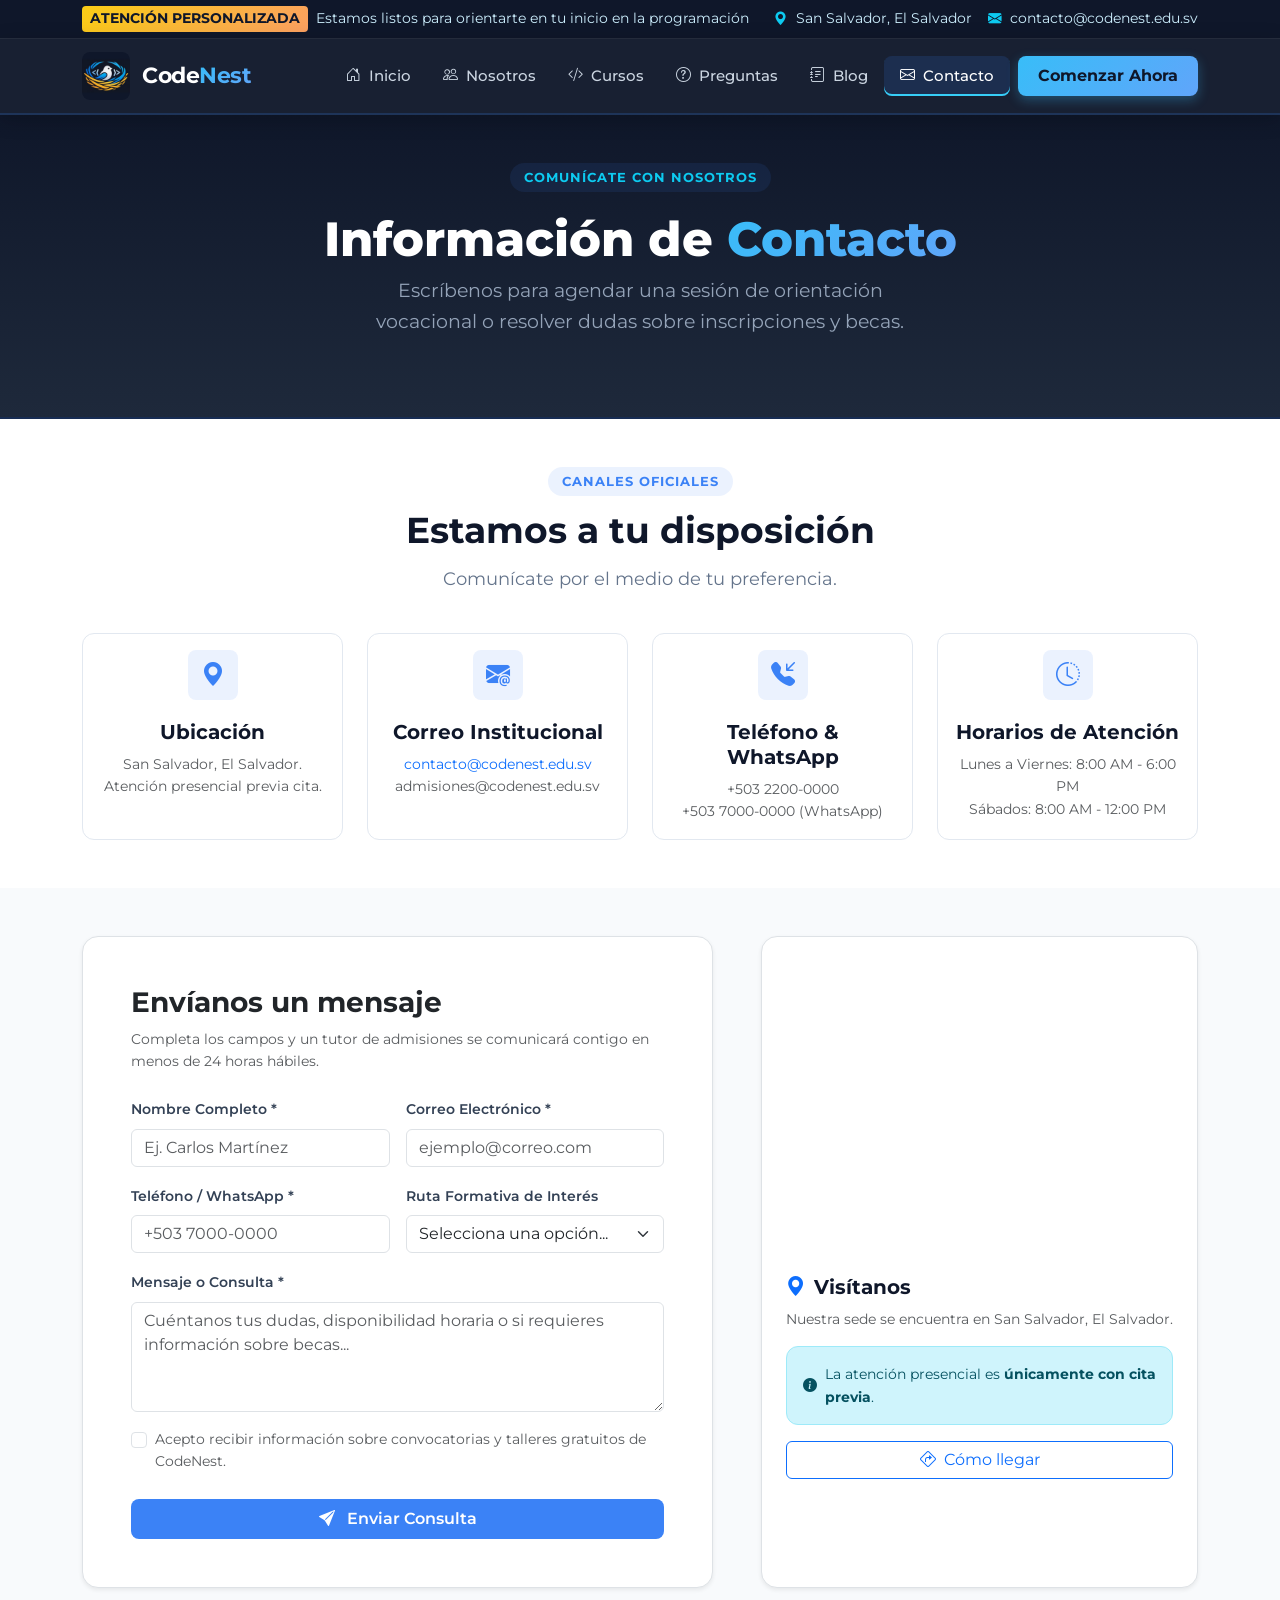
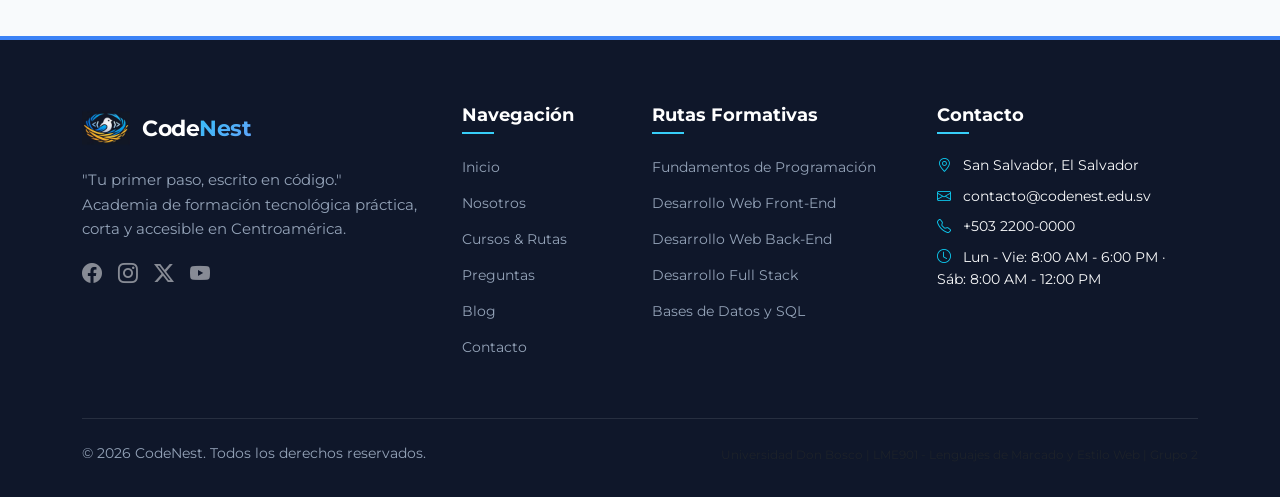
<file: contacto.html>
<!DOCTYPE html>
<html lang="es">

<head>
  <meta charset="UTF-8">
  <meta name="viewport" content="width=device-width, initial-scale=1.0">
  <meta name="description"
    content="Ponte en contacto con CodeNest. Dirección, horarios de atención, correo electrónico, teléfono y formulario de asesoría.">
  <title>Contacto & Ubicación | CodeNest</title>

  <link rel="preconnect" href="https://fonts.googleapis.com">
  <link rel="preconnect" href="https://fonts.gstatic.com" crossorigin>
  <link
    href="https://fonts.googleapis.com/css2?family=Montserrat:ital,wght@0,300;0,400;0,500;0,600;0,700;0,800;1,400&display=swap"
    rel="stylesheet">

  <link href="https://cdn.jsdelivr.net/npm/bootstrap@5.3.3/dist/css/bootstrap.min.css" rel="stylesheet">

  <link rel="stylesheet" href="https://cdn.jsdelivr.net/npm/bootstrap-icons@1.11.3/font/bootstrap-icons.min.css">
  <link rel="icon" type="image/png" href="img/favicon.png">
  <link rel="stylesheet" href="css/style.css">
</head>

<body>

  <header class="top-notice-bar">
    <div class="container d-flex justify-content-between align-items-center flex-wrap gap-2">
      <div class="d-flex align-items-center gap-2">
        <span class="badge-highlight">ATENCIÓN PERSONALIZADA</span>
        <span>Estamos listos para orientarte en tu inicio en la programación</span>
      </div>
      <div class="d-none d-md-flex align-items-center gap-3">
        <span><i class="bi bi-geo-alt-fill text-info me-1"></i> San Salvador, El Salvador</span>
        <span><i class="bi bi-envelope-fill text-info me-1"></i> contacto@codenest.edu.sv</span>
      </div>
    </div>
  </header>

  <nav class="navbar navbar-expand-lg navbar-dark main-navigation" aria-label="Navegación principal">
    <div class="container">
      <a class="navbar-brand brand-logo-container" href="index.html">
        <img src="img/logo-icono.png" alt="Logotipo de CodeNest: ave dentro de un nido con corchetes de código" width="48" height="48">
        <span class="brand-title">Code<span class="nest-gradient">Nest</span></span>
      </a>
      <button class="navbar-toggler" type="button" data-bs-toggle="collapse" data-bs-target="#navbarCodeNest"
        aria-controls="navbarCodeNest" aria-expanded="false" aria-label="Abrir menú de navegación">
        <span class="navbar-toggler-icon"></span>
      </button>

      <div class="collapse navbar-collapse" id="navbarCodeNest">
        <ul class="navbar-nav ms-auto mb-2 mb-lg-0 align-items-lg-center">
          <li class="nav-item">
            <a class="nav-link" href="index.html"><i class="bi bi-house-door me-1"></i> Inicio</a>
          </li>
          <li class="nav-item">
            <a class="nav-link" href="nosotros.html"><i class="bi bi-people me-1"></i> Nosotros</a>
          </li>
          <li class="nav-item">
            <a class="nav-link" href="servicios.html"><i class="bi bi-code-slash me-1"></i> Cursos</a>
          </li>
          <li class="nav-item">
            <a class="nav-link" href="faq.html"><i class="bi bi-question-circle me-1"></i> Preguntas</a>
          </li>
          <li class="nav-item">
            <a class="nav-link" href="blog.html"><i class="bi bi-journal-text me-1"></i> Blog</a>
          </li>
          <li class="nav-item">
            <a class="nav-link active" href="contacto.html" aria-current="page"><i class="bi bi-envelope me-1"></i>
              Contacto</a>
          </li>
          <li class="nav-item ms-lg-2 mt-2 mt-lg-0">
            <a href="servicios.html" class="btn btn-nav-cta">Comenzar Ahora</a>
          </li>
        </ul>
      </div>
    </div>
  </nav>

  <main>
    <section class="py-5 text-white"
      style="background: var(--cn-gradient-dark); border-bottom: 2px solid rgba(59, 130, 246, 0.2);">
      <div class="container text-center">
        <span class="section-tag bg-opacity-25 text-info">COMUNÍCATE CON NOSOTROS</span>
        <h1 class="hero-title my-2">Información de <span class="hero-highlight">Contacto</span></h1>
        <p class="hero-subtitle mx-auto">Escríbenos para agendar una sesión de orientación vocacional o resolver dudas
          sobre inscripciones y becas.</p>
      </div>
    </section>

    <section class="py-5 bg-white" aria-labelledby="canales-heading">
      <div class="container">
        <header class="section-header text-center">
          <span class="section-tag">Canales Oficiales</span>
          <h2 id="canales-heading" class="section-title">Estamos a tu disposición</h2>
          <p class="section-subtitle mx-auto">Comunícate por el medio de tu preferencia.</p>
        </header>

        <div class="row g-4">
          <div class="col-md-3 col-sm-6">
            <article class="semantic-card text-center p-3">
              <div class="card-icon-badge mx-auto">
                <i class="bi bi-geo-alt-fill"></i>
              </div>
              <h5 class="fw-bold">Ubicación</h5>
              <p class="small text-muted mb-0">San Salvador, El Salvador.<br>Atención presencial previa cita.</p>
            </article>
          </div>

          <div class="col-md-3 col-sm-6">
            <article class="semantic-card text-center p-3">
              <div class="card-icon-badge mx-auto">
                <i class="bi bi-envelope-at-fill"></i>
              </div>
              <h5 class="fw-bold">Correo Institucional</h5>
              <p class="small text-muted mb-0">
                <a href="mailto:contacto@codenest.edu.sv" class="text-decoration-none">contacto@codenest.edu.sv</a><br>
                admisiones@codenest.edu.sv
              </p>
            </article>
          </div>

          <div class="col-md-3 col-sm-6">
            <article class="semantic-card text-center p-3">
              <div class="card-icon-badge mx-auto">
                <i class="bi bi-telephone-inbound-fill"></i>
              </div>
              <h5 class="fw-bold">Teléfono & WhatsApp</h5>
              <p class="small text-muted mb-0">
                +503 2200-0000<br>
                +503 7000-0000 (WhatsApp)
              </p>
            </article>
          </div>

          <div class="col-md-3 col-sm-6">
            <article class="semantic-card text-center p-3">
              <div class="card-icon-badge mx-auto">
                <i class="bi bi-clock-history"></i>
              </div>
              <h5 class="fw-bold">Horarios de Atención</h5>
              <p class="small text-muted mb-0">
                Lunes a Viernes: 8:00 AM - 6:00 PM<br>
                Sábados: 8:00 AM - 12:00 PM
              </p>
            </article>
          </div>
        </div>
      </div>
    </section>

    <section class="py-5" style="background-color: #F8FAFC;" aria-labelledby="formulario-heading">
      <div class="container">
        <div class="row g-5">
          <div class="col-lg-7">
            <div class="p-4 p-md-5 bg-white rounded-4 shadow-sm border">
              <h3 id="formulario-heading" class="fw-bold text-dark mb-2">Envíanos un mensaje</h3>
              <p class="text-muted small mb-4">Completa los campos y un tutor de admisiones se comunicará contigo en
                menos de 24 horas hábiles.</p>

              <div id="alertas-contacto" aria-live="polite"></div>
              <form action="#" method="POST" novalidate data-cn-form data-alert-target="#alertas-contacto"
                data-success-msg="¡Mensaje enviado con éxito! Un asesor de CodeNest se contactará pronto contigo."
                data-error-msg="Revisa los campos marcados: faltan datos obligatorios o hay información incorrecta.">
                <div class="row g-3">
                  <div class="col-md-6">
                    <label for="nombre" class="form-label small fw-semibold">Nombre Completo *</label>
                    <input type="text" class="form-control" id="nombre" name="nombre" placeholder="Ej. Carlos Martínez"
                      required>
                  </div>
                  <div class="col-md-6">
                    <label for="correo" class="form-label small fw-semibold">Correo Electrónico *</label>
                    <input type="email" class="form-control" id="correo" name="correo" placeholder="ejemplo@correo.com"
                      required>
                  </div>
                  <div class="col-md-6">
                    <label for="telefono" class="form-label small fw-semibold">Teléfono / WhatsApp *</label>
                    <input type="tel" class="form-control" id="telefono" name="telefono" placeholder="+503 7000-0000"
                      required>
                  </div>
                  <div class="col-md-6">
                    <label for="curso" class="form-label small fw-semibold">Ruta Formativa de Interés</label>
                    <select class="form-select" id="curso" name="curso">
                      <option value="" selected>Selecciona una opción...</option>
                      <option value="fundamentos">Fundamentos de la Programación</option>
                      <option value="frontend">Desarrollo Web Front-End</option>
                      <option value="backend">Desarrollo Web Back-End</option>
                      <option value="fullstack">Desarrollo Full Stack</option>
                      <option value="sql">Bases de Datos y SQL</option>
                      <option value="apps">Introducción al Desarrollo de Apps</option>
                    </select>
                  </div>
                  <div class="col-12">
                    <label for="mensaje" class="form-label small fw-semibold">Mensaje o Consulta *</label>
                    <textarea class="form-control" id="mensaje" name="mensaje" rows="4"
                      placeholder="Cuéntanos tus dudas, disponibilidad horaria o si requieres información sobre becas..."
                      required></textarea>
                  </div>
                  <div class="col-12">
                    <div class="form-check">
                      <input class="form-check-input" type="checkbox" id="terminos" required>
                      <label class="form-check-label small text-muted" for="terminos">
                        Acepto recibir información sobre convocatorias y talleres gratuitos de CodeNest.
                      </label>
                    </div>
                  </div>
                  <div class="col-12 mt-4">
                    <button type="submit" class="btn btn-brand-primary w-100 py-2">
                      <i class="bi bi-send-fill me-2"></i> Enviar Consulta
                    </button>
                  </div>
                </div>
              </form>
            </div>
          </div>

          <div class="col-lg-5">
            <div class="p-2 bg-white rounded-4 shadow-sm border h-100">
              <div class="ratio ratio-4x3 rounded-4 overflow-hidden">
                <iframe src="https://www.google.com/maps?q=San+Salvador,+El+Salvador&amp;output=embed"
                  title="Mapa de ubicación: San Salvador, El Salvador" loading="lazy"
                  referrerpolicy="no-referrer-when-downgrade" allowfullscreen></iframe>
              </div>
              <div class="p-3">
                <h4 class="fw-bold fs-5"><i class="bi bi-geo-alt-fill text-primary me-2"></i>Visítanos</h4>
                <p class="small text-muted">Nuestra sede se encuentra en San Salvador, El Salvador.</p>
                <div class="alert alert-info small d-flex align-items-center mb-3" role="alert">
                  <i class="bi bi-info-circle-fill me-2"></i>
                  <div>La atención presencial es <strong>únicamente con cita previa</strong>.</div>
                </div>
                <a href="https://www.google.com/maps/search/?api=1&amp;query=San+Salvador+El+Salvador" target="_blank"
                  rel="noopener" class="btn btn-outline-primary w-100"><i class="bi bi-sign-turn-right me-2"></i>Cómo llegar</a>
              </div>
            </div>
          </div>
        </div>
      </div>
    </section>
  </main>

  <footer class="main-footer" aria-label="Pie de página institucional">
    <div class="container">
      <div class="row g-4">
        <div class="col-lg-4 col-md-6">
          <div class="brand-logo-container mb-3">
        <img src="img/logo-icono.png" alt="Logotipo de CodeNest: ave dentro de un nido con corchetes de código" width="48" height="48">
        <span class="brand-title">Code<span class="nest-gradient">Nest</span></span>
          </div>
          <p class="footer-brand-desc">
            "Tu primer paso, escrito en código."<br>
            Academia de formación tecnológica práctica, corta y accesible en Centroamérica.
          </p>
          <div class="d-flex gap-3 fs-5 mt-3">
            <a href="https://facebook.com" class="text-white-50" aria-label="Facebook CodeNest" target="_blank"
              rel="noopener"><i class="bi bi-facebook"></i></a>
            <a href="https://instagram.com" class="text-white-50" aria-label="Instagram CodeNest" target="_blank"
              rel="noopener"><i class="bi bi-instagram"></i></a>
            <a href="https://x.com" class="text-white-50" aria-label="X (Twitter) CodeNest" target="_blank"
              rel="noopener"><i class="bi bi-twitter-x"></i></a>
            <a href="https://youtube.com" class="text-white-50" aria-label="YouTube CodeNest" target="_blank"
              rel="noopener"><i class="bi bi-youtube"></i></a>
          </div>
        </div>
        <div class="col-lg-2 col-md-6">
          <h5 class="footer-heading">Navegación</h5>
          <ul class="footer-links">
            <li><a href="index.html">Inicio</a></li>
            <li><a href="nosotros.html">Nosotros</a></li>
            <li><a href="servicios.html">Cursos & Rutas</a></li>
            <li><a href="faq.html">Preguntas</a></li>
            <li><a href="blog.html">Blog</a></li>
            <li><a href="contacto.html">Contacto</a></li>
          </ul>
        </div>
        <div class="col-lg-3 col-md-6">
          <h5 class="footer-heading">Rutas Formativas</h5>
          <ul class="footer-links">
            <li><a href="servicios.html">Fundamentos de Programación</a></li>
            <li><a href="servicios.html">Desarrollo Web Front-End</a></li>
            <li><a href="servicios.html">Desarrollo Web Back-End</a></li>
            <li><a href="servicios.html">Desarrollo Full Stack</a></li>
            <li><a href="servicios.html">Bases de Datos y SQL</a></li>
          </ul>
        </div>
        <div class="col-lg-3 col-md-6">
          <h5 class="footer-heading">Contacto</h5>
          <ul class="footer-links text-light small">
            <li class="mb-2"><i class="bi bi-geo-alt text-info me-2"></i> San Salvador, El Salvador</li>
            <li class="mb-2"><i class="bi bi-envelope text-info me-2"></i> contacto@codenest.edu.sv</li>
            <li class="mb-2"><i class="bi bi-telephone text-info me-2"></i> +503 2200-0000</li>
            <li class="mb-2"><i class="bi bi-clock text-info me-2"></i> Lun - Vie: 8:00 AM - 6:00 PM · Sáb: 8:00 AM - 12:00 PM</li>
          </ul>
        </div>
      </div>
      <div class="footer-bottom d-flex flex-wrap justify-content-between align-items-center gap-2">
        <p class="mb-0">&copy; <span id="current-year">2026</span> CodeNest. Todos los derechos reservados.</p>
        <p class="mb-0 text-muted small">
          Universidad Don Bosco | LME901 - Lenguajes de Marcado y Estilo Web | Grupo 2
        </p>
      </div>
    </div>
  </footer>

  <script src="https://cdn.jsdelivr.net/npm/bootstrap@5.3.3/dist/js/bootstrap.bundle.min.js"></script>
  <script src="js/main.js"></script>
</body>

</html>
</file>
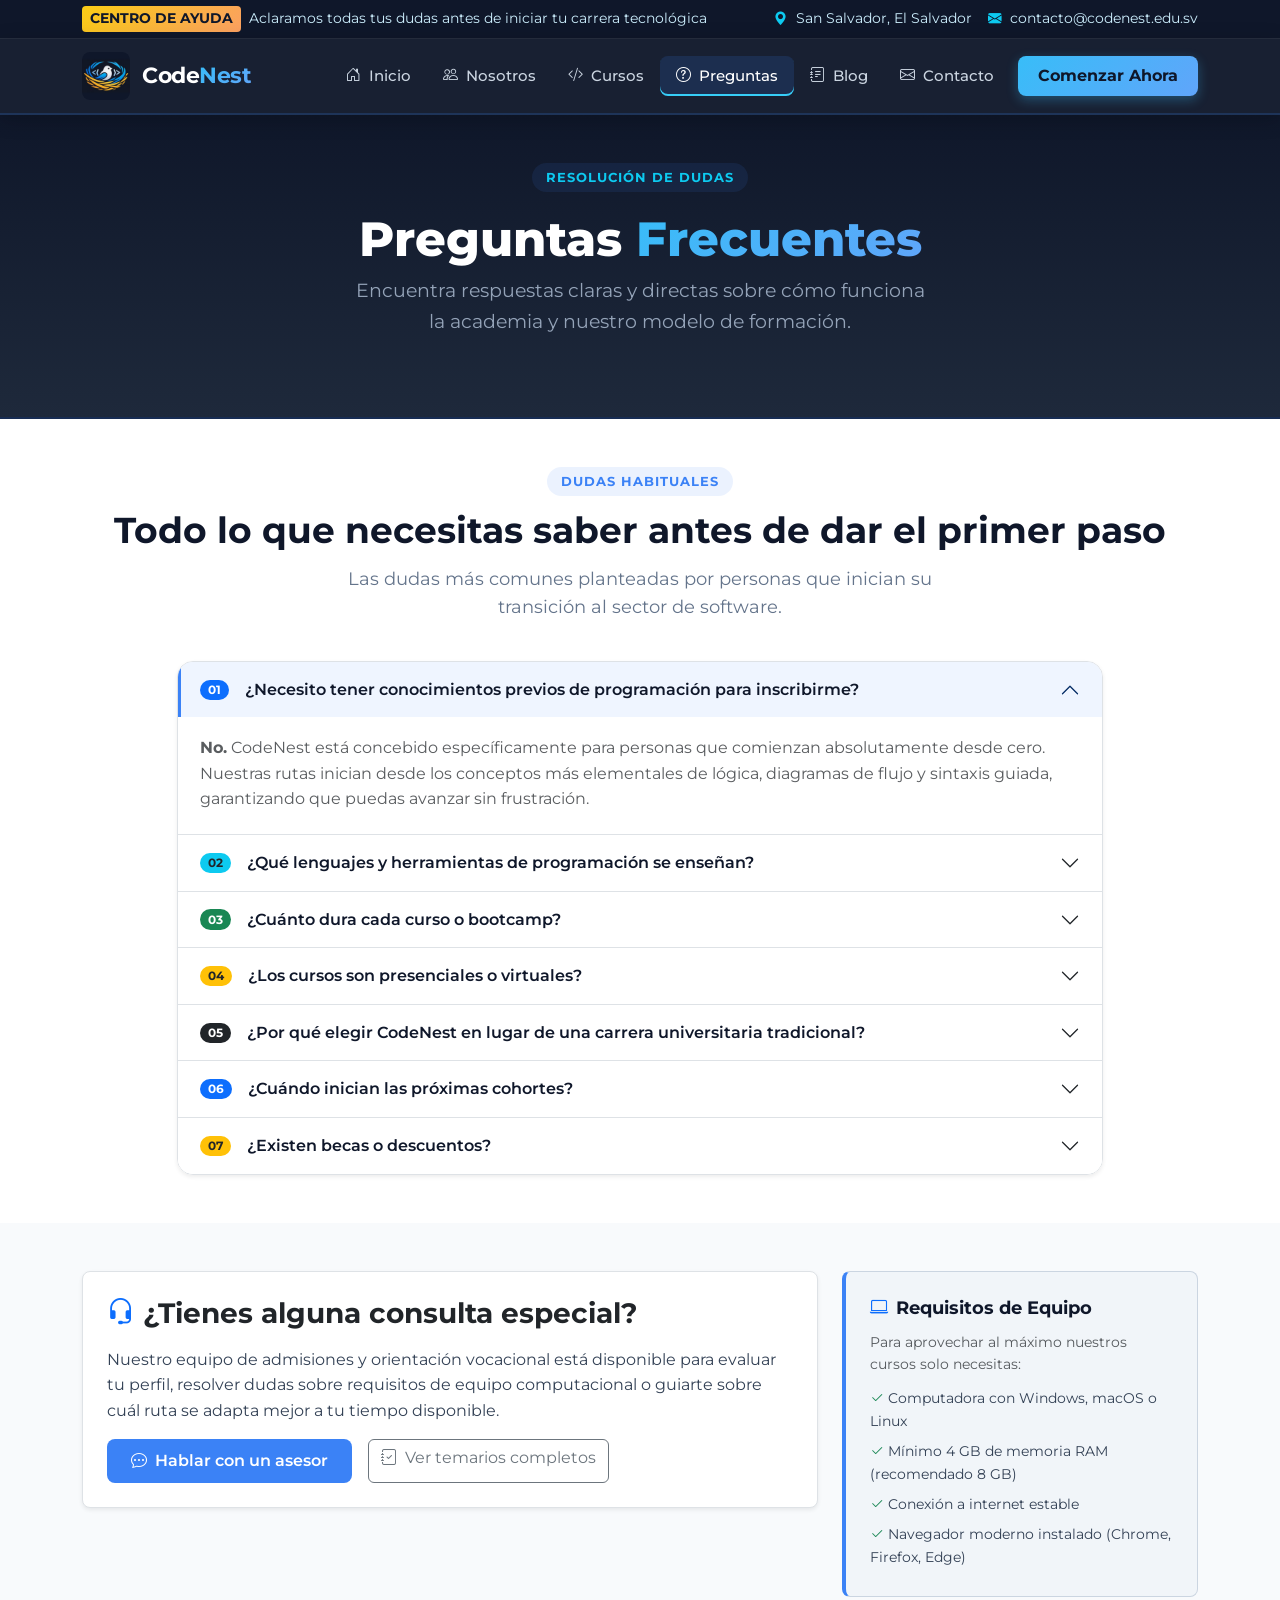
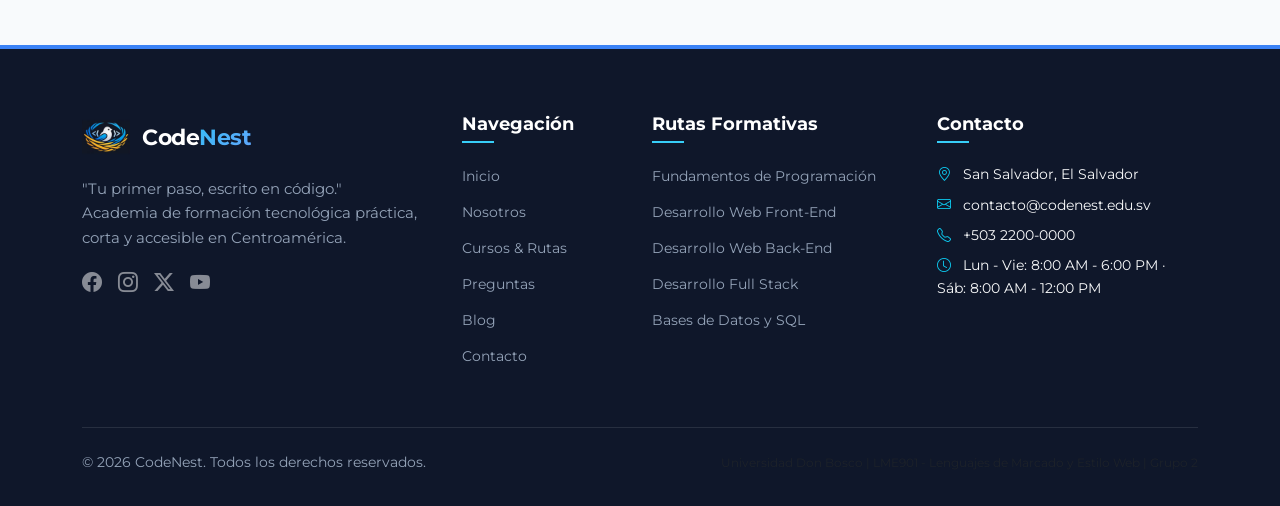
<file: faq.html>
<!DOCTYPE html>
<html lang="es">

<head>
  <meta charset="UTF-8">
  <meta name="viewport" content="width=device-width, initial-scale=1.0">
  <meta name="description"
    content="Preguntas sobre los cursos de programación, metodología, duración y costos en CodeNest.">
  <title>Preguntas (FAQ) | CodeNest</title>

  <link rel="preconnect" href="https://fonts.googleapis.com">
  <link rel="preconnect" href="https://fonts.gstatic.com" crossorigin>
  <link
    href="https://fonts.googleapis.com/css2?family=Montserrat:ital,wght@0,300;0,400;0,500;0,600;0,700;0,800;1,400&display=swap"
    rel="stylesheet">
  <link href="https://cdn.jsdelivr.net/npm/bootstrap@5.3.3/dist/css/bootstrap.min.css" rel="stylesheet">
  <link rel="stylesheet" href="https://cdn.jsdelivr.net/npm/bootstrap-icons@1.11.3/font/bootstrap-icons.min.css">
  <link rel="icon" type="image/png" href="img/favicon.png">
  <link rel="stylesheet" href="css/style.css">
</head>

<body>
  <header class="top-notice-bar">
    <div class="container d-flex justify-content-between align-items-center flex-wrap gap-2">
      <div class="d-flex align-items-center gap-2">
        <span class="badge-highlight">CENTRO DE AYUDA</span>
        <span>Aclaramos todas tus dudas antes de iniciar tu carrera tecnológica</span>
      </div>
      <div class="d-none d-md-flex align-items-center gap-3">
        <span><i class="bi bi-geo-alt-fill text-info me-1"></i> San Salvador, El Salvador</span>
        <span><i class="bi bi-envelope-fill text-info me-1"></i> contacto@codenest.edu.sv</span>
      </div>
    </div>
  </header>

  <nav class="navbar navbar-expand-lg navbar-dark main-navigation" aria-label="Navegación principal">
    <div class="container">
      <a class="navbar-brand brand-logo-container" href="index.html">
        <img src="img/logo-icono.png" alt="Logotipo de CodeNest: ave dentro de un nido con corchetes de código" width="48" height="48">
        <span class="brand-title">Code<span class="nest-gradient">Nest</span></span>
      </a>
      <button class="navbar-toggler" type="button" data-bs-toggle="collapse" data-bs-target="#navbarCodeNest"
        aria-controls="navbarCodeNest" aria-expanded="false" aria-label="Abrir menú de navegación">
        <span class="navbar-toggler-icon"></span>
      </button>

      <div class="collapse navbar-collapse" id="navbarCodeNest">
        <ul class="navbar-nav ms-auto mb-2 mb-lg-0 align-items-lg-center">
          <li class="nav-item">
            <a class="nav-link" href="index.html"><i class="bi bi-house-door me-1"></i> Inicio</a>
          </li>
          <li class="nav-item">
            <a class="nav-link" href="nosotros.html"><i class="bi bi-people me-1"></i> Nosotros</a>
          </li>
          <li class="nav-item">
            <a class="nav-link" href="servicios.html"><i class="bi bi-code-slash me-1"></i> Cursos</a>
          </li>
          <li class="nav-item">
            <a class="nav-link active" href="faq.html" aria-current="page"><i class="bi bi-question-circle me-1"></i>
              Preguntas</a>
          </li>
          <li class="nav-item">
            <a class="nav-link" href="blog.html"><i class="bi bi-journal-text me-1"></i> Blog</a>
          </li>
          <li class="nav-item">
            <a class="nav-link" href="contacto.html"><i class="bi bi-envelope me-1"></i> Contacto</a>
          </li>
          <li class="nav-item ms-lg-2 mt-2 mt-lg-0">
            <a href="servicios.html" class="btn btn-nav-cta">Comenzar Ahora</a>
          </li>
        </ul>
      </div>
    </div>
  </nav>
  <main>
    <section class="py-5 text-white"
      style="background: var(--cn-gradient-dark); border-bottom: 2px solid rgba(59, 130, 246, 0.2);">
      <div class="container text-center">
        <span class="section-tag bg-opacity-25 text-info">RESOLUCIÓN DE DUDAS</span>
        <h1 class="hero-title my-2">Preguntas <span class="hero-highlight">Frecuentes</span></h1>
        <p class="hero-subtitle mx-auto">Encuentra respuestas claras y directas sobre cómo funciona la academia y
          nuestro modelo de formación.</p>
      </div>
    </section>
    <section class="py-5 bg-white" aria-labelledby="faq-list-heading">
      <div class="container">
        <header class="section-header text-center">
          <span class="section-tag">Dudas Habituales</span>
          <h2 id="faq-list-heading" class="section-title">Todo lo que necesitas saber antes de dar el primer paso</h2>
          <p class="section-subtitle mx-auto">Las dudas más comunes planteadas por personas que inician su transición al
            sector de software.</p>
        </header>

        <div class="row justify-content-center">
          <div class="col-lg-10">
          <div class="accordion accordion-flush cn-accordion shadow-sm rounded-4 overflow-hidden border" id="accordionFaq">
            <div class="accordion-item">
              <h3 class="accordion-header">
                <button class="accordion-button" type="button" data-bs-toggle="collapse" data-bs-target="#faq1"
                  aria-expanded="true" aria-controls="faq1">
                  <span class="badge bg-primary rounded-pill me-3">01</span>¿Necesito tener conocimientos previos de programación para inscribirme?
                </button>
              </h3>
              <div id="faq1" class="accordion-collapse collapse show" data-bs-parent="#accordionFaq">
                <div class="accordion-body text-muted">
                  <strong>No.</strong> CodeNest está concebido específicamente para personas que comienzan absolutamente desde cero. Nuestras rutas inician desde los conceptos más elementales de lógica, diagramas de flujo y sintaxis guiada, garantizando que puedas avanzar sin frustración.
                </div>
              </div>
            </div>
            <div class="accordion-item">
              <h3 class="accordion-header">
                <button class="accordion-button collapsed" type="button" data-bs-toggle="collapse" data-bs-target="#faq2"
                  aria-expanded="false" aria-controls="faq2">
                  <span class="badge bg-info text-dark rounded-pill me-3">02</span>¿Qué lenguajes y herramientas de programación se enseñan?
                </button>
              </h3>
              <div id="faq2" class="accordion-collapse collapse" data-bs-parent="#accordionFaq">
                <div class="accordion-body text-muted">
                  Nos enfocamos en el stack con mayor demanda laboral: <strong>HTML5 semántico, CSS3, JavaScript, Bootstrap 5, Git/GitHub, Node.js, Python</strong> y motores de bases de datos relacionales como <strong>PostgreSQL y MySQL</strong>.
                </div>
              </div>
            </div>
            <div class="accordion-item">
              <h3 class="accordion-header">
                <button class="accordion-button collapsed" type="button" data-bs-toggle="collapse" data-bs-target="#faq3"
                  aria-expanded="false" aria-controls="faq3">
                  <span class="badge bg-success rounded-pill me-3">03</span>¿Cuánto dura cada curso o bootcamp?
                </button>
              </h3>
              <div id="faq3" class="accordion-collapse collapse" data-bs-parent="#accordionFaq">
                <div class="accordion-body text-muted">
                  Nuestros programas están diseñados como rutas cortas e intensivas que varían entre <strong>8 y 16 semanas</strong>. Este periodo está optimizado para que puedas adquirir habilidades laborales sólidas sin invertir años de estudio innecesario.
                </div>
              </div>
            </div>
            <div class="accordion-item">
              <h3 class="accordion-header">
                <button class="accordion-button collapsed" type="button" data-bs-toggle="collapse" data-bs-target="#faq4"
                  aria-expanded="false" aria-controls="faq4">
                  <span class="badge bg-warning text-dark rounded-pill me-3">04</span>¿Los cursos son presenciales o virtuales?
                </button>
              </h3>
              <div id="faq4" class="accordion-collapse collapse" data-bs-parent="#accordionFaq">
                <div class="accordion-body text-muted">
                  Son <strong>100% en modalidad virtual (Online)</strong>. Contamos con sesiones en vivo altamente interactivas, clases grabadas para repaso ilimitado y canales continuos de asesoría técnica con mentores asignados.
                </div>
              </div>
            </div>
            <div class="accordion-item">
              <h3 class="accordion-header">
                <button class="accordion-button collapsed" type="button" data-bs-toggle="collapse" data-bs-target="#faq5"
                  aria-expanded="false" aria-controls="faq5">
                  <span class="badge bg-dark rounded-pill me-3">05</span>¿Por qué elegir CodeNest en lugar de una carrera universitaria tradicional?
                </button>
              </h3>
              <div id="faq5" class="accordion-collapse collapse" data-bs-parent="#accordionFaq">
                <div class="accordion-body text-muted">
                  Mientras que una carrera universitaria tradicional dura 5 años, tiene costos elevados y abarca una alta carga de materias teóricas no aplicadas, <strong>CodeNest te prepara en meses</strong> con metodología <em>aprender haciendo</em>, proyectos reales para tu portafolio de GitHub y mentorías directas enfocadas en conseguir tu primer empleo en tecnología.
                </div>
              </div>
            </div>
            <div class="accordion-item">
              <h3 class="accordion-header">
                <button class="accordion-button collapsed" type="button" data-bs-toggle="collapse" data-bs-target="#faq6"
                  aria-expanded="false" aria-controls="faq6">
                  <span class="badge bg-primary rounded-pill me-3">06</span>¿Cuándo inician las próximas cohortes?
                </button>
              </h3>
              <div id="faq6" class="accordion-collapse collapse" data-bs-parent="#accordionFaq">
                <div class="accordion-body text-muted">
                  La cohorte de <strong>Fundamentos de Programación</strong> inicia el <strong>1 de octubre</strong> y la de <strong>Desarrollo Web Front-End</strong> el <strong>15 de octubre</strong>. Los grupos son reducidos (máximo 15 estudiantes), por lo que los cupos son limitados.
                </div>
              </div>
            </div>
            <div class="accordion-item">
              <h3 class="accordion-header">
                <button class="accordion-button collapsed" type="button" data-bs-toggle="collapse" data-bs-target="#faq7"
                  aria-expanded="false" aria-controls="faq7">
                  <span class="badge bg-warning text-dark rounded-pill me-3">07</span>¿Existen becas o descuentos?
                </button>
              </h3>
              <div id="faq7" class="accordion-collapse collapse" data-bs-parent="#accordionFaq">
                <div class="accordion-body text-muted">
                  Sí. La <strong>Beca Primer Paso</strong> ofrece un descuento especial para estudiantes que comienzan desde cero. Escríbenos desde la página de contacto para consultar cupo y opciones de financiamiento.
                </div>
              </div>
            </div>
          </div>
          </div>
        </div>
      </div>
    </section>
    <div class="container my-5">
      <div class="row g-4">
        <div class="col-lg-8">
          <section class="p-4 bg-white rounded-3 shadow-sm border" aria-labelledby="soporte-heading">
            <h3 id="soporte-heading" class="fw-bold text-dark mb-3"><i
                class="bi bi-headset text-primary me-2"></i>¿Tienes alguna consulta especial?</h3>
            <p>
              Nuestro equipo de admisiones y orientación vocacional está disponible para evaluar tu perfil, resolver
              dudas sobre requisitos de equipo computacional o guiarte sobre cuál ruta se adapta mejor a tu tiempo
              disponible.
            </p>
            <div class="d-flex flex-wrap gap-3 mt-3">
              <a href="contacto.html" class="btn btn-brand-primary"><i class="bi bi-chat-dots me-2"></i>Hablar con un
                asesor</a>
              <a href="servicios.html" class="btn btn-outline-secondary"><i class="bi bi-journal-check me-2"></i>Ver
                temarios completos</a>
            </div>
          </section>
        </div>
        <div class="col-lg-4">
          <aside class="semantic-aside mt-lg-0" aria-label="Requisitos técnicos mínimos">
            <h4 class="aside-title"><i class="bi bi-laptop text-primary"></i> Requisitos de Equipo</h4>
            <p class="small text-muted mb-2">Para aprovechar al máximo nuestros cursos solo necesitas:</p>
            <ul class="list-unstyled small mb-0">
              <li class="py-1"><i class="bi bi-check2 text-success me-1"></i>Computadora con Windows, macOS o Linux</li>
              <li class="py-1"><i class="bi bi-check2 text-success me-1"></i>Mínimo 4 GB de memoria RAM (recomendado 8
                GB)</li>
              <li class="py-1"><i class="bi bi-check2 text-success me-1"></i>Conexión a internet estable</li>
              <li class="py-1"><i class="bi bi-check2 text-success me-1"></i>Navegador moderno instalado (Chrome,
                Firefox, Edge)</li>
            </ul>
          </aside>
        </div>
      </div>
    </div>
  </main>
  <footer class="main-footer" aria-label="Pie de página institucional">
    <div class="container">
      <div class="row g-4">
        <div class="col-lg-4 col-md-6">
          <div class="brand-logo-container mb-3">
        <img src="img/logo-icono.png" alt="Logotipo de CodeNest: ave dentro de un nido con corchetes de código" width="48" height="48">
        <span class="brand-title">Code<span class="nest-gradient">Nest</span></span>
          </div>
          <p class="footer-brand-desc">
            "Tu primer paso, escrito en código."<br>
            Academia de formación tecnológica práctica, corta y accesible en Centroamérica.
          </p>
          <div class="d-flex gap-3 fs-5 mt-3">
            <a href="https://facebook.com" class="text-white-50" aria-label="Facebook CodeNest" target="_blank"
              rel="noopener"><i class="bi bi-facebook"></i></a>
            <a href="https://instagram.com" class="text-white-50" aria-label="Instagram CodeNest" target="_blank"
              rel="noopener"><i class="bi bi-instagram"></i></a>
            <a href="https://x.com" class="text-white-50" aria-label="X (Twitter) CodeNest" target="_blank"
              rel="noopener"><i class="bi bi-twitter-x"></i></a>
            <a href="https://youtube.com" class="text-white-50" aria-label="YouTube CodeNest" target="_blank"
              rel="noopener"><i class="bi bi-youtube"></i></a>
          </div>
        </div>
        <div class="col-lg-2 col-md-6">
          <h5 class="footer-heading">Navegación</h5>
          <ul class="footer-links">
            <li><a href="index.html">Inicio</a></li>
            <li><a href="nosotros.html">Nosotros</a></li>
            <li><a href="servicios.html">Cursos & Rutas</a></li>
            <li><a href="faq.html">Preguntas</a></li>
            <li><a href="blog.html">Blog</a></li>
            <li><a href="contacto.html">Contacto</a></li>
          </ul>
        </div>
        <div class="col-lg-3 col-md-6">
          <h5 class="footer-heading">Rutas Formativas</h5>
          <ul class="footer-links">
            <li><a href="servicios.html">Fundamentos de Programación</a></li>
            <li><a href="servicios.html">Desarrollo Web Front-End</a></li>
            <li><a href="servicios.html">Desarrollo Web Back-End</a></li>
            <li><a href="servicios.html">Desarrollo Full Stack</a></li>
            <li><a href="servicios.html">Bases de Datos y SQL</a></li>
          </ul>
        </div>
        <div class="col-lg-3 col-md-6">
          <h5 class="footer-heading">Contacto</h5>
          <ul class="footer-links text-light small">
            <li class="mb-2"><i class="bi bi-geo-alt text-info me-2"></i> San Salvador, El Salvador</li>
            <li class="mb-2"><i class="bi bi-envelope text-info me-2"></i> contacto@codenest.edu.sv</li>
            <li class="mb-2"><i class="bi bi-telephone text-info me-2"></i> +503 2200-0000</li>
            <li class="mb-2"><i class="bi bi-clock text-info me-2"></i> Lun - Vie: 8:00 AM - 6:00 PM · Sáb: 8:00 AM - 12:00 PM</li>
          </ul>
        </div>
      </div>
      <div class="footer-bottom d-flex flex-wrap justify-content-between align-items-center gap-2">
        <p class="mb-0">&copy; <span id="current-year">2026</span> CodeNest. Todos los derechos reservados.</p>
        <p class="mb-0 text-muted small">
          Universidad Don Bosco | LME901 - Lenguajes de Marcado y Estilo Web | Grupo 2
        </p>
      </div>
    </div>
  </footer>

  <script src="https://cdn.jsdelivr.net/npm/bootstrap@5.3.3/dist/js/bootstrap.bundle.min.js"></script>
  <script src="js/main.js"></script>
</body>

</html>
</file>
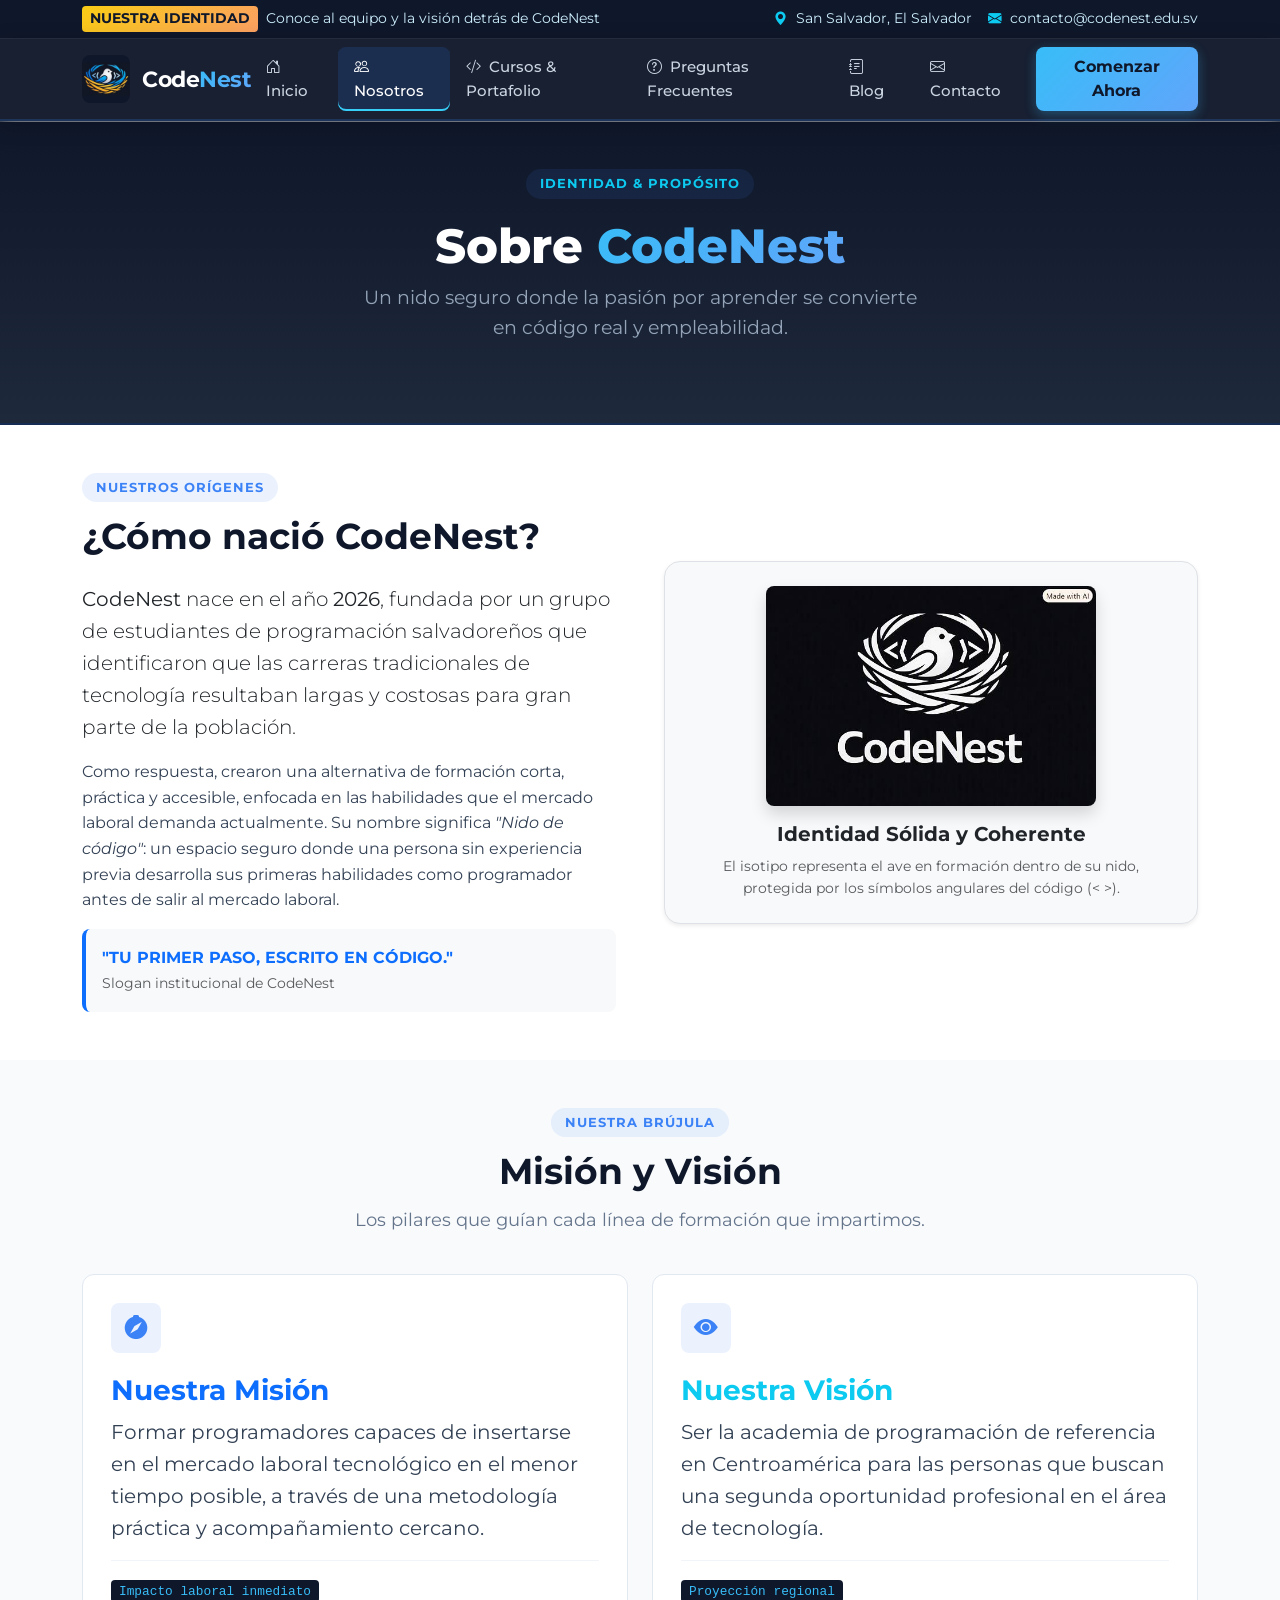
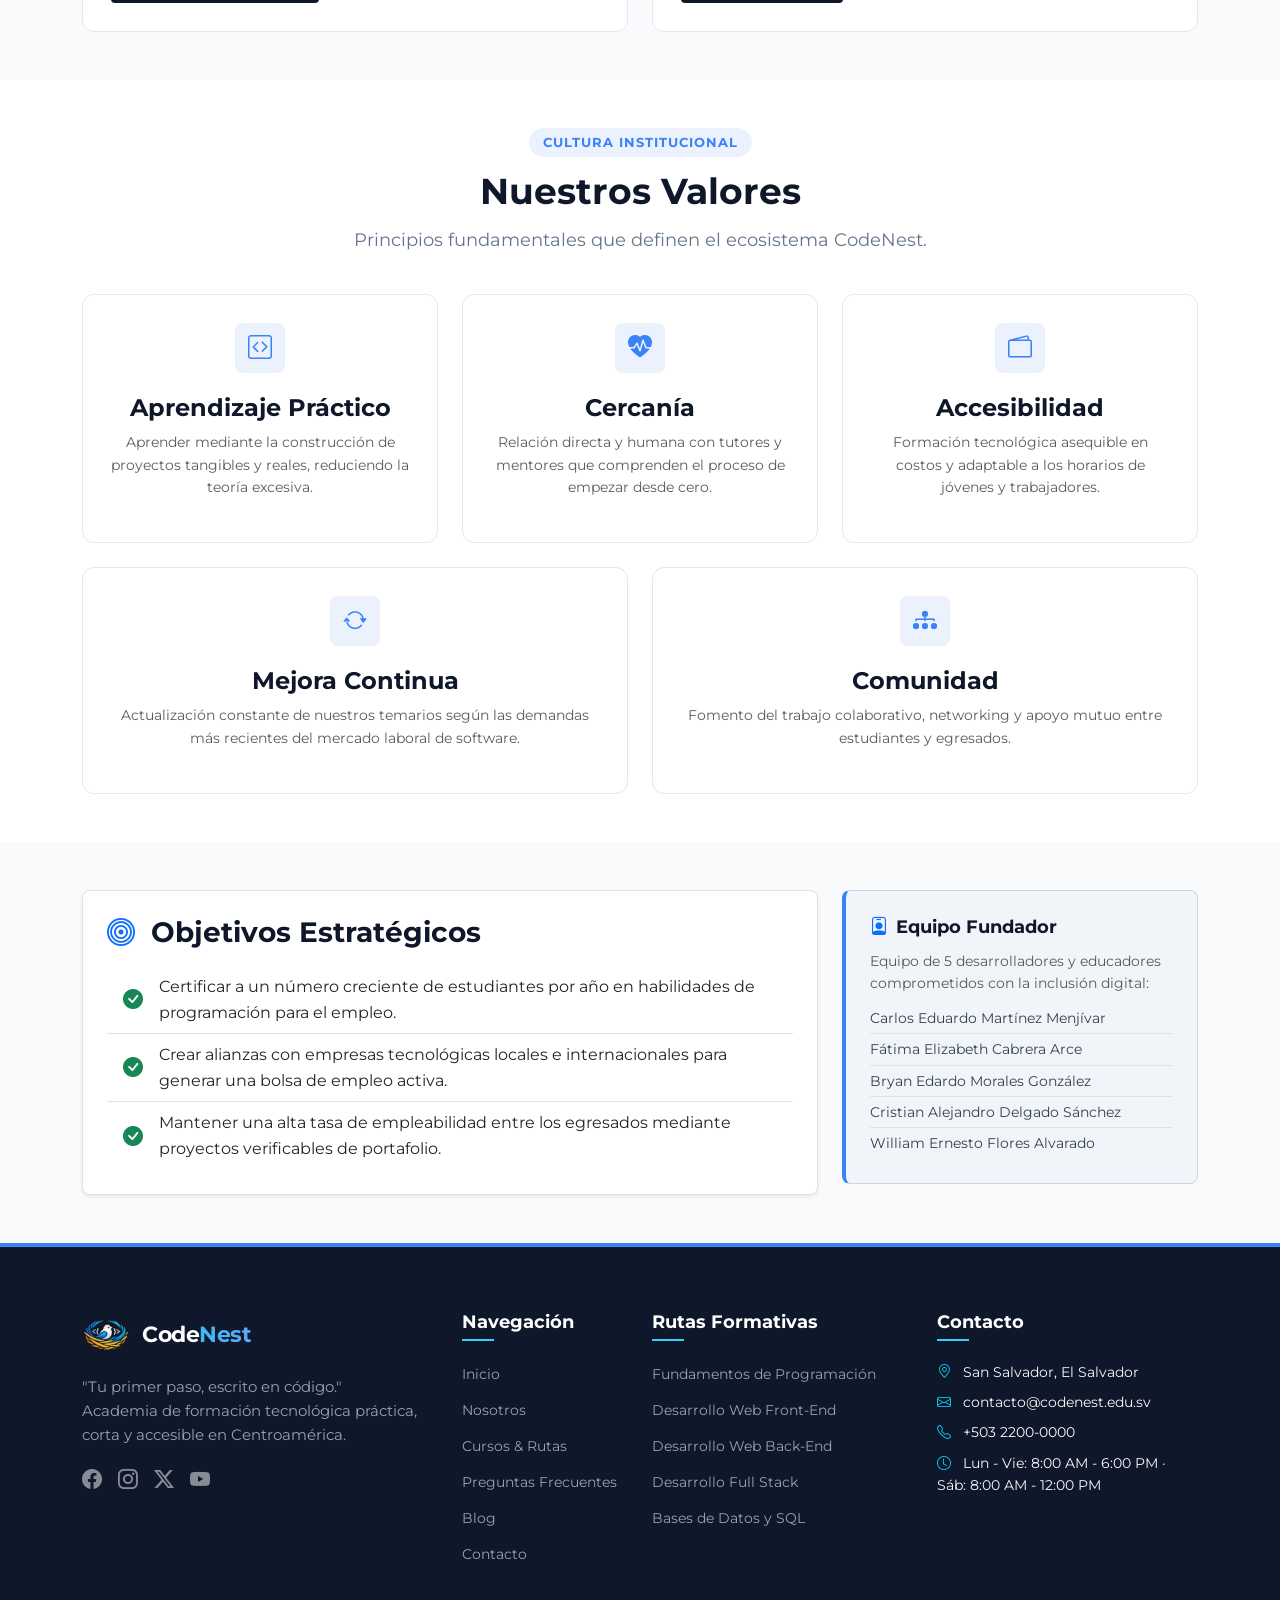
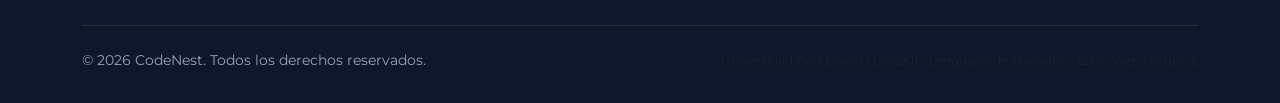
<file: nosotros.html>
<!DOCTYPE html>
<html lang="es">

<head>
  <meta charset="UTF-8">
  <meta name="viewport" content="width=device-width, initial-scale=1.0">
  <meta name="description"
    content="Conoce la historia, misión, visión y valores de CodeNest, la academia de programación práctica de Centroamérica.">
  <title>Nosotros | CodeNest</title>

  <link rel="preconnect" href="https://fonts.googleapis.com">
  <link rel="preconnect" href="https://fonts.gstatic.com" crossorigin>
  <link
    href="https://fonts.googleapis.com/css2?family=Montserrat:ital,wght@0,300;0,400;0,500;0,600;0,700;0,800;1,400&display=swap"
    rel="stylesheet">

  <link href="https://cdn.jsdelivr.net/npm/bootstrap@5.3.3/dist/css/bootstrap.min.css" rel="stylesheet">

  <link rel="stylesheet" href="https://cdn.jsdelivr.net/npm/bootstrap-icons@1.11.3/font/bootstrap-icons.min.css">
  <link rel="icon" type="image/png" href="img/favicon.png">
  <link rel="stylesheet" href="css/style.css">
</head>

<body>

  <header class="top-notice-bar">
    <div class="container d-flex justify-content-between align-items-center flex-wrap gap-2">
      <div class="d-flex align-items-center gap-2">
        <span class="badge-highlight">NUESTRA IDENTIDAD</span>
        <span>Conoce al equipo y la visión detrás de CodeNest</span>
      </div>
      <div class="d-none d-md-flex align-items-center gap-3">
        <span><i class="bi bi-geo-alt-fill text-info me-1"></i> San Salvador, El Salvador</span>
        <span><i class="bi bi-envelope-fill text-info me-1"></i> contacto@codenest.edu.sv</span>
      </div>
    </div>
  </header>

  <nav class="navbar navbar-expand-lg navbar-dark main-navigation" aria-label="Navegación principal">
    <div class="container">
      <a class="navbar-brand brand-logo-container" href="index.html">
        <img src="img/logo-icono.png" alt="Logotipo de CodeNest: ave dentro de un nido con corchetes de código" width="48" height="48">
        <span class="brand-title">Code<span class="nest-gradient">Nest</span></span>
      </a>
      <button class="navbar-toggler" type="button" data-bs-toggle="collapse" data-bs-target="#navbarCodeNest"
        aria-controls="navbarCodeNest" aria-expanded="false" aria-label="Abrir menú de navegación">
        <span class="navbar-toggler-icon"></span>
      </button>

      <div class="collapse navbar-collapse" id="navbarCodeNest">
        <ul class="navbar-nav ms-auto mb-2 mb-lg-0 align-items-lg-center">
          <li class="nav-item">
            <a class="nav-link" href="index.html"><i class="bi bi-house-door me-1"></i> Inicio</a>
          </li>
          <li class="nav-item">
            <a class="nav-link active" href="nosotros.html" aria-current="page"><i class="bi bi-people me-1"></i>
              Nosotros</a>
          </li>
          <li class="nav-item">
            <a class="nav-link" href="servicios.html"><i class="bi bi-code-slash me-1"></i> Cursos & Portafolio</a>
          </li>
          <li class="nav-item">
            <a class="nav-link" href="faq.html"><i class="bi bi-question-circle me-1"></i> Preguntas Frecuentes</a>
          </li>
          <li class="nav-item">
            <a class="nav-link" href="blog.html"><i class="bi bi-journal-text me-1"></i> Blog</a>
          </li>
          <li class="nav-item">
            <a class="nav-link" href="contacto.html"><i class="bi bi-envelope me-1"></i> Contacto</a>
          </li>
          <li class="nav-item ms-lg-2 mt-2 mt-lg-0">
            <a href="servicios.html" class="btn btn-nav-cta">Comenzar Ahora</a>
          </li>
        </ul>
      </div>
    </div>
  </nav>

  <main>
    <section class="py-5 text-white"
      style="background: var(--cn-gradient-dark); border-bottom: 2px solid rgba(59, 130, 246, 0.2);">
      <div class="container text-center">
        <span class="section-tag bg-opacity-25 text-info">IDENTIDAD & PROPÓSITO</span>
        <h1 class="hero-title my-2">Sobre <span class="hero-highlight">CodeNest</span></h1>
        <p class="hero-subtitle mx-auto">Un nido seguro donde la pasión por aprender se convierte en código real y
          empleabilidad.</p>
      </div>
    </section>

    <section class="py-5 bg-white" aria-labelledby="historia-heading">
      <div class="container">
        <div class="row align-items-center g-5">
          <div class="col-lg-6">
            <header class="section-header mb-4">
              <span class="section-tag">Nuestros Orígenes</span>
              <h2 id="historia-heading" class="section-title">¿Cómo nació CodeNest?</h2>
            </header>
            <p class="lead text-dark">
              <strong>CodeNest</strong> nace en el año <strong>2026</strong>, fundada por un grupo de estudiantes de
              programación salvadoreños que identificaron que las carreras tradicionales de tecnología resultaban largas
              y costosas para gran parte de la población.
            </p>
            <p>
              Como respuesta, crearon una alternativa de formación corta, práctica y accesible, enfocada en las
              habilidades que el mercado laboral demanda actualmente. Su nombre significa <em>"Nido de código"</em>: un
              espacio seguro donde una persona sin experiencia previa desarrolla sus primeras habilidades como
              programador antes de salir al mercado laboral.
            </p>
            <div class="p-3 bg-light rounded-3 border-start border-primary border-4 mt-3">
              <p class="fw-bold mb-0 text-primary">"TU PRIMER PASO, ESCRITO EN CÓDIGO."</p>
              <small class="text-muted">Slogan institucional de CodeNest</small>
            </div>
          </div>
          <div class="col-lg-6 text-center">
            <div class="p-4 bg-light rounded-4 shadow-sm border">
              <img src="img/logo-monocromatico-positivo.jpg" alt="Logo monocromático positivo CodeNest"
                class="img-fluid rounded-3 mb-3 shadow" style="max-height: 220px;">
              <h5 class="fw-bold text-dark">Identidad Sólida y Coherente</h5>
              <p class="small text-muted mb-0">El isotipo representa el ave en formación dentro de su nido, protegida
                por los símbolos angulares del código (&lt; &gt;).</p>
            </div>
          </div>
        </div>
      </div>
    </section>

    <section class="py-5" style="background-color: #F8FAFC;" aria-labelledby="mision-vision-heading">
      <div class="container">
        <header class="section-header text-center">
          <span class="section-tag">Nuestra Brújula</span>
          <h2 id="mision-vision-heading" class="section-title">Misión y Visión</h2>
          <p class="section-subtitle mx-auto">Los pilares que guían cada línea de formación que impartimos.</p>
        </header>

        <div class="row g-4">
          <div class="col-md-6">
            <article class="semantic-card">
              <div class="card-icon-badge">
                <i class="bi bi-compass-fill"></i>
              </div>
              <h3 class="text-primary">Nuestra Misión</h3>
              <p class="fs-5">
                Formar programadores capaces de insertarse en el mercado laboral tecnológico en el menor tiempo posible,
                a través de una metodología práctica y acompañamiento cercano.
              </p>
              <footer class="semantic-card-footer">
                <span class="badge-code">Impacto laboral inmediato</span>
              </footer>
            </article>
          </div>

          <div class="col-md-6">
            <article class="semantic-card">
              <div class="card-icon-badge">
                <i class="bi bi-eye-fill"></i>
              </div>
              <h3 class="text-info">Nuestra Visión</h3>
              <p class="fs-5">
                Ser la academia de programación de referencia en Centroamérica para las personas que buscan una segunda
                oportunidad profesional en el área de tecnología.
              </p>
              <footer class="semantic-card-footer">
                <span class="badge-code">Proyección regional</span>
              </footer>
            </article>
          </div>
        </div>
      </div>
    </section>

    <section class="py-5 bg-white" aria-labelledby="valores-heading">
      <div class="container">
        <header class="section-header text-center">
          <span class="section-tag">Cultura Institucional</span>
          <h2 id="valores-heading" class="section-title">Nuestros Valores</h2>
          <p class="section-subtitle mx-auto">Principios fundamentales que definen el ecosistema CodeNest.</p>
        </header>

        <div class="row g-4">
          <div class="col-md-4">
            <article class="semantic-card text-center">
              <div class="card-icon-badge mx-auto">
                <i class="bi bi-code-square"></i>
              </div>
              <h4>Aprendizaje Práctico</h4>
              <p class="small text-muted">Aprender mediante la construcción de proyectos tangibles y reales, reduciendo
                la teoría excesiva.</p>
            </article>
          </div>

          <div class="col-md-4">
            <article class="semantic-card text-center">
              <div class="card-icon-badge mx-auto">
                <i class="bi bi-heart-pulse-fill"></i>
              </div>
              <h4>Cercanía</h4>
              <p class="small text-muted">Relación directa y humana con tutores y mentores que comprenden el proceso de
                empezar desde cero.</p>
            </article>
          </div>

          <div class="col-md-4">
            <article class="semantic-card text-center">
              <div class="card-icon-badge mx-auto">
                <i class="bi bi-wallet2"></i>
              </div>
              <h4>Accesibilidad</h4>
              <p class="small text-muted">Formación tecnológica asequible en costos y adaptable a los horarios de
                jóvenes y trabajadores.</p>
            </article>
          </div>

          <div class="col-md-6">
            <article class="semantic-card text-center">
              <div class="card-icon-badge mx-auto">
                <i class="bi bi-arrow-repeat"></i>
              </div>
              <h4>Mejora Continua</h4>
              <p class="small text-muted">Actualización constante de nuestros temarios según las demandas más recientes
                del mercado laboral de software.</p>
            </article>
          </div>

          <div class="col-md-6">
            <article class="semantic-card text-center">
              <div class="card-icon-badge mx-auto">
                <i class="bi bi-diagram-3-fill"></i>
              </div>
              <h4>Comunidad</h4>
              <p class="small text-muted">Fomento del trabajo colaborativo, networking y apoyo mutuo entre estudiantes y
                egresados.</p>
            </article>
          </div>
        </div>
      </div>
    </section>

    <div class="container my-5">
      <div class="row g-4">
        <div class="col-lg-8">
          <section class="p-4 bg-white rounded-3 shadow-sm border" aria-labelledby="objetivos-heading">
            <h3 id="objetivos-heading" class="fw-bold mb-3"><i class="bi bi-bullseye text-primary me-2"></i> Objetivos
              Estratégicos</h3>
            <ul class="list-group list-group-flush">
              <li class="list-group-item d-flex align-items-center gap-3">
                <i class="bi bi-check-circle-fill text-success fs-5"></i>
                <span>Certificar a un número creciente de estudiantes por año en habilidades de programación para el
                  empleo.</span>
              </li>
              <li class="list-group-item d-flex align-items-center gap-3">
                <i class="bi bi-check-circle-fill text-success fs-5"></i>
                <span>Crear alianzas con empresas tecnológicas locales e internacionales para generar una bolsa de
                  empleo activa.</span>
              </li>
              <li class="list-group-item d-flex align-items-center gap-3">
                <i class="bi bi-check-circle-fill text-success fs-5"></i>
                <span>Mantener una alta tasa de empleabilidad entre los egresados mediante proyectos verificables de
                  portafolio.</span>
              </li>
            </ul>
          </section>
        </div>

        <div class="col-lg-4">
          <aside class="semantic-aside mt-lg-0" aria-label="Información sobre los fundadores">
            <h4 class="aside-title"><i class="bi bi-person-badge text-primary"></i> Equipo Fundador</h4>
            <p class="small text-muted mb-2">Equipo de 5 desarrolladores y educadores comprometidos con la inclusión
              digital:</p>
            <ul class="list-unstyled small mb-0">
              <li class="py-1 border-bottom">Carlos Eduardo Martínez Menjívar</li>
              <li class="py-1 border-bottom">Fátima Elizabeth Cabrera Arce</li>
              <li class="py-1 border-bottom">Bryan Edardo Morales González</li>
              <li class="py-1 border-bottom">Cristian Alejandro Delgado Sánchez</li>
              <li class="py-1">William Ernesto Flores Alvarado</li>
            </ul>
          </aside>
        </div>
      </div>
    </div>
  </main>

  <footer class="main-footer" aria-label="Pie de página institucional">
    <div class="container">
      <div class="row g-4">
        <div class="col-lg-4 col-md-6">
          <div class="brand-logo-container mb-3">
        <img src="img/logo-icono.png" alt="Logotipo de CodeNest: ave dentro de un nido con corchetes de código" width="48" height="48">
        <span class="brand-title">Code<span class="nest-gradient">Nest</span></span>
          </div>
          <p class="footer-brand-desc">
            "Tu primer paso, escrito en código."<br>
            Academia de formación tecnológica práctica, corta y accesible en Centroamérica.
          </p>
          <div class="d-flex gap-3 fs-5 mt-3">
            <a href="https://facebook.com" class="text-white-50" aria-label="Facebook CodeNest" target="_blank"
              rel="noopener"><i class="bi bi-facebook"></i></a>
            <a href="https://instagram.com" class="text-white-50" aria-label="Instagram CodeNest" target="_blank"
              rel="noopener"><i class="bi bi-instagram"></i></a>
            <a href="https://x.com" class="text-white-50" aria-label="X (Twitter) CodeNest" target="_blank"
              rel="noopener"><i class="bi bi-twitter-x"></i></a>
            <a href="https://youtube.com" class="text-white-50" aria-label="YouTube CodeNest" target="_blank"
              rel="noopener"><i class="bi bi-youtube"></i></a>
          </div>
        </div>
        <div class="col-lg-2 col-md-6">
          <h5 class="footer-heading">Navegación</h5>
          <ul class="footer-links">
            <li><a href="index.html">Inicio</a></li>
            <li><a href="nosotros.html">Nosotros</a></li>
            <li><a href="servicios.html">Cursos & Rutas</a></li>
            <li><a href="faq.html">Preguntas Frecuentes</a></li>
            <li><a href="blog.html">Blog</a></li>
            <li><a href="contacto.html">Contacto</a></li>
          </ul>
        </div>
        <div class="col-lg-3 col-md-6">
          <h5 class="footer-heading">Rutas Formativas</h5>
          <ul class="footer-links">
            <li><a href="servicios.html">Fundamentos de Programación</a></li>
            <li><a href="servicios.html">Desarrollo Web Front-End</a></li>
            <li><a href="servicios.html">Desarrollo Web Back-End</a></li>
            <li><a href="servicios.html">Desarrollo Full Stack</a></li>
            <li><a href="servicios.html">Bases de Datos y SQL</a></li>
          </ul>
        </div>
        <div class="col-lg-3 col-md-6">
          <h5 class="footer-heading">Contacto</h5>
          <ul class="footer-links text-light small">
            <li class="mb-2"><i class="bi bi-geo-alt text-info me-2"></i> San Salvador, El Salvador</li>
            <li class="mb-2"><i class="bi bi-envelope text-info me-2"></i> contacto@codenest.edu.sv</li>
            <li class="mb-2"><i class="bi bi-telephone text-info me-2"></i> +503 2200-0000</li>
            <li class="mb-2"><i class="bi bi-clock text-info me-2"></i> Lun - Vie: 8:00 AM - 6:00 PM · Sáb: 8:00 AM - 12:00 PM</li>
          </ul>
        </div>
      </div>
      <div class="footer-bottom d-flex flex-wrap justify-content-between align-items-center gap-2">
        <p class="mb-0">&copy; <span id="current-year">2026</span> CodeNest. Todos los derechos reservados.</p>
        <p class="mb-0 text-muted small">
          Universidad Don Bosco | LME901 - Lenguajes de Marcado y Estilo Web | Grupo 2
        </p>
      </div>
    </div>
  </footer>

  <script src="https://cdn.jsdelivr.net/npm/bootstrap@5.3.3/dist/js/bootstrap.bundle.min.js"></script>
  <script src="js/main.js"></script>
</body>

</html>
</file>
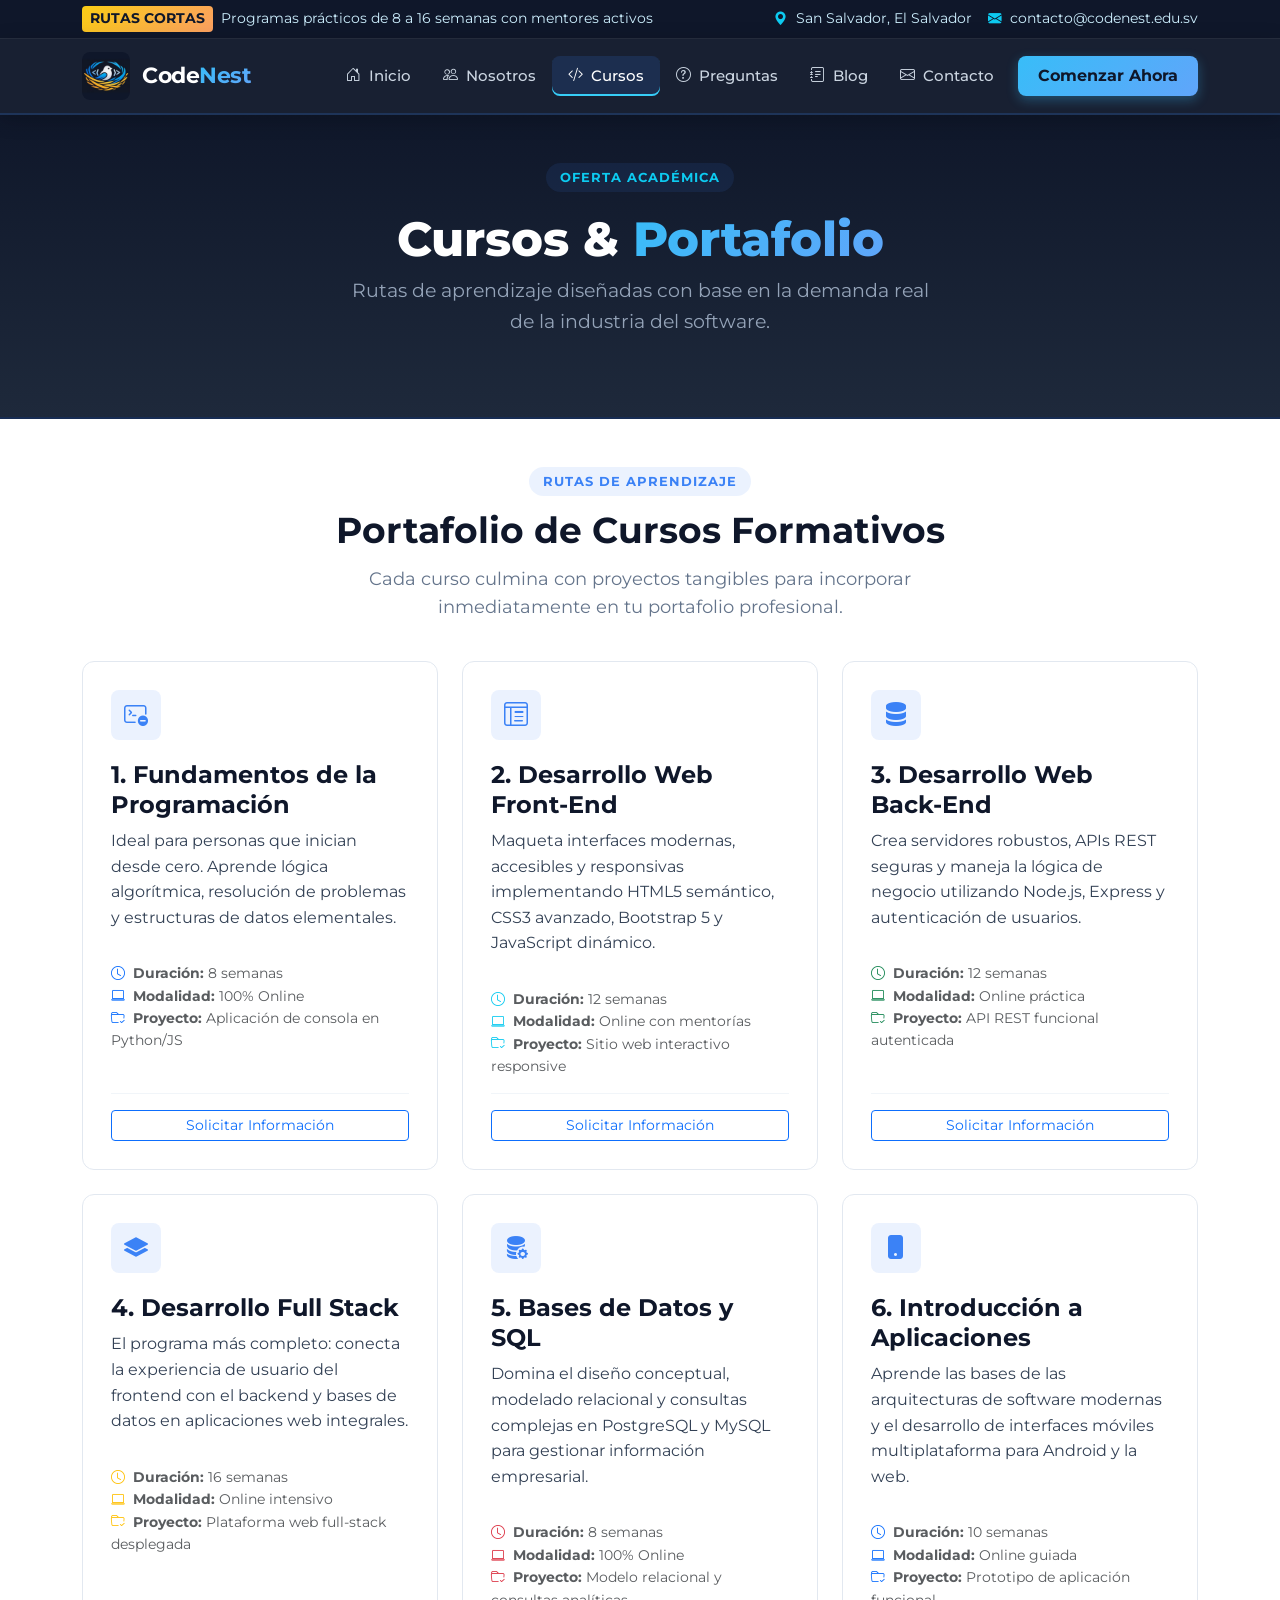
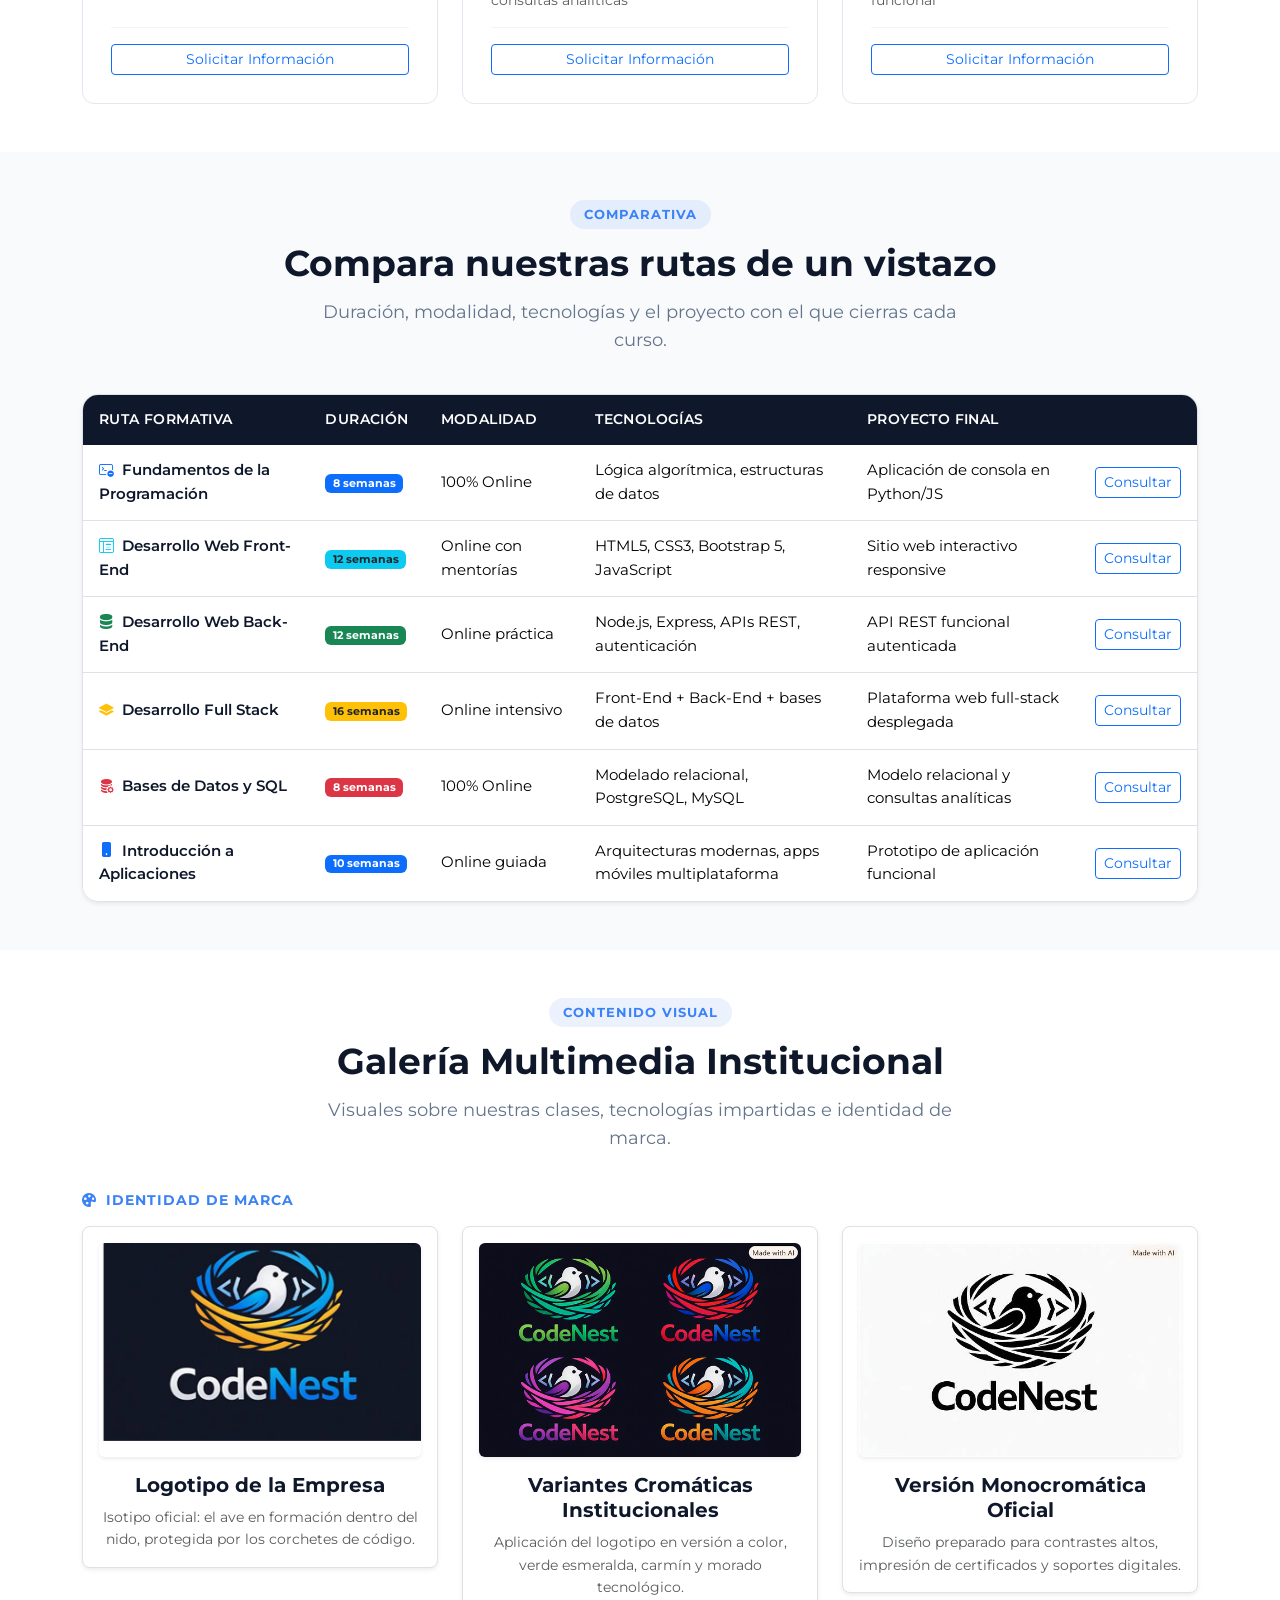
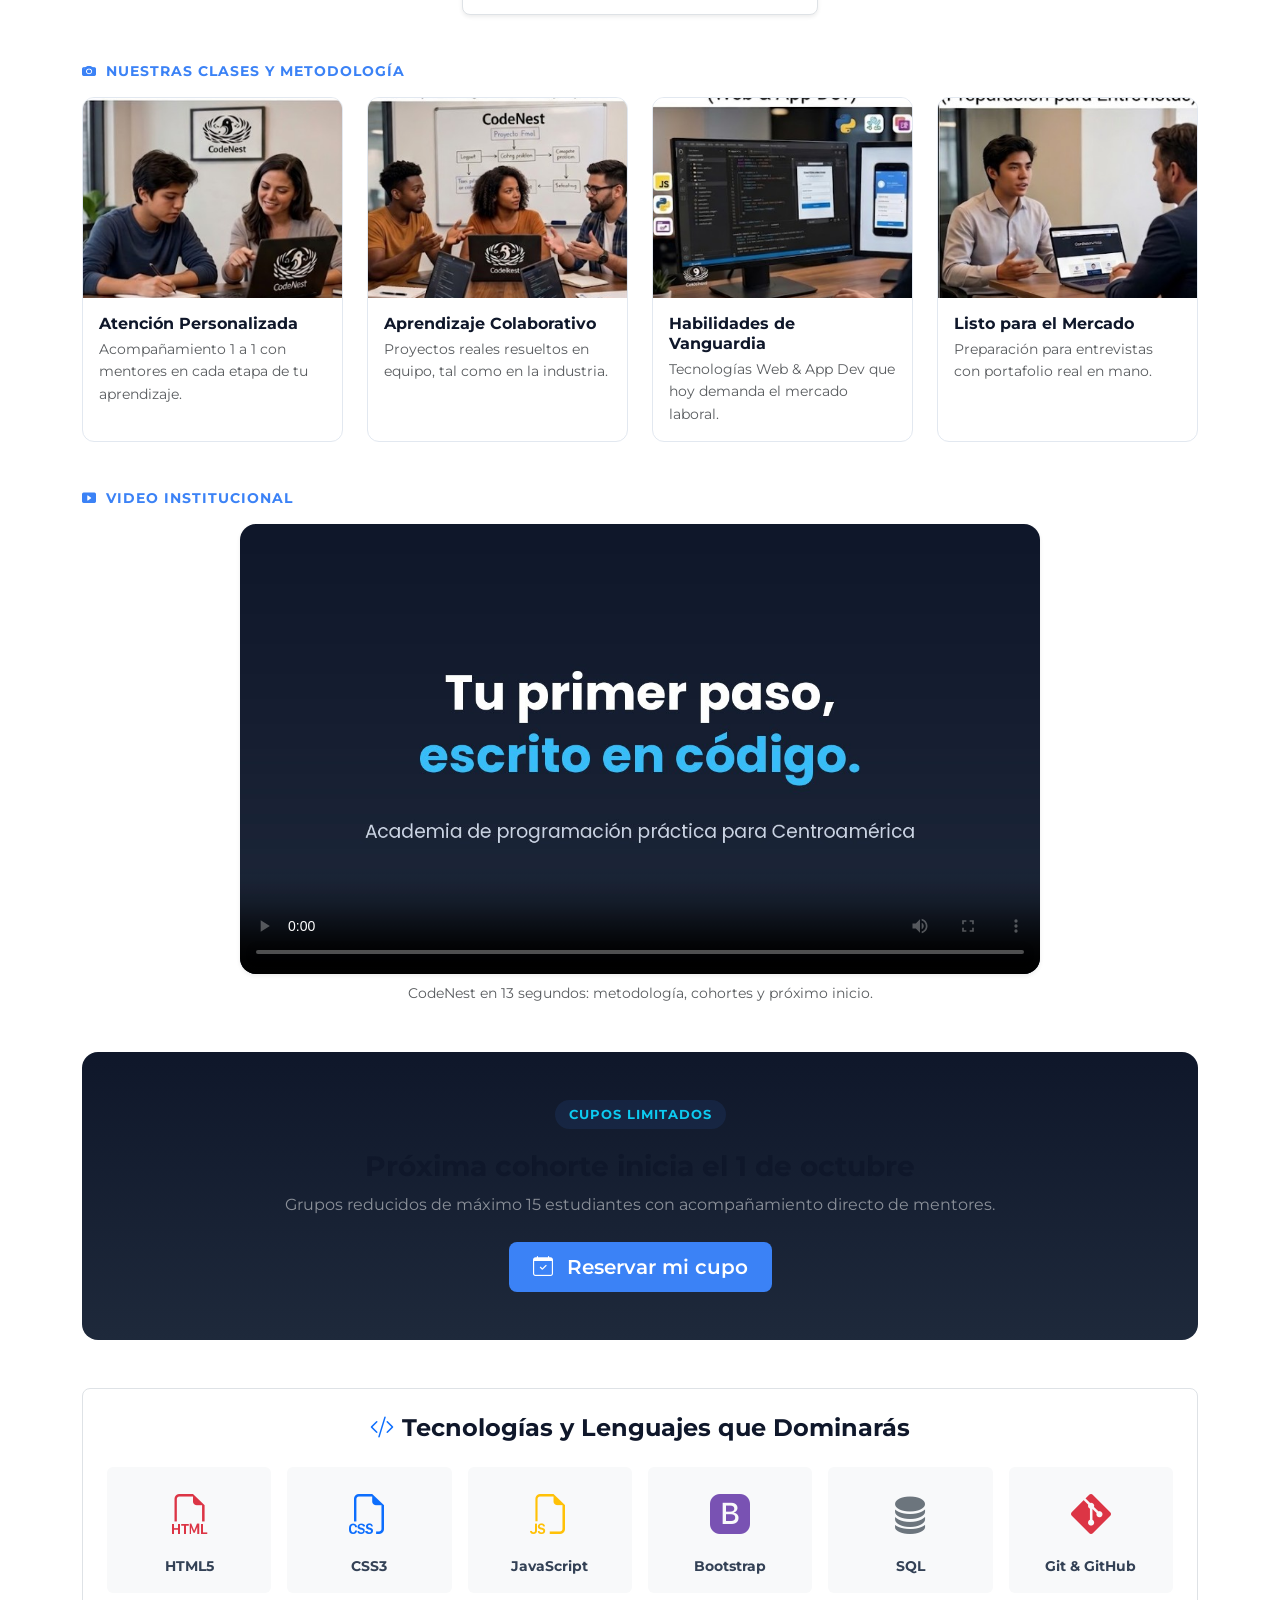
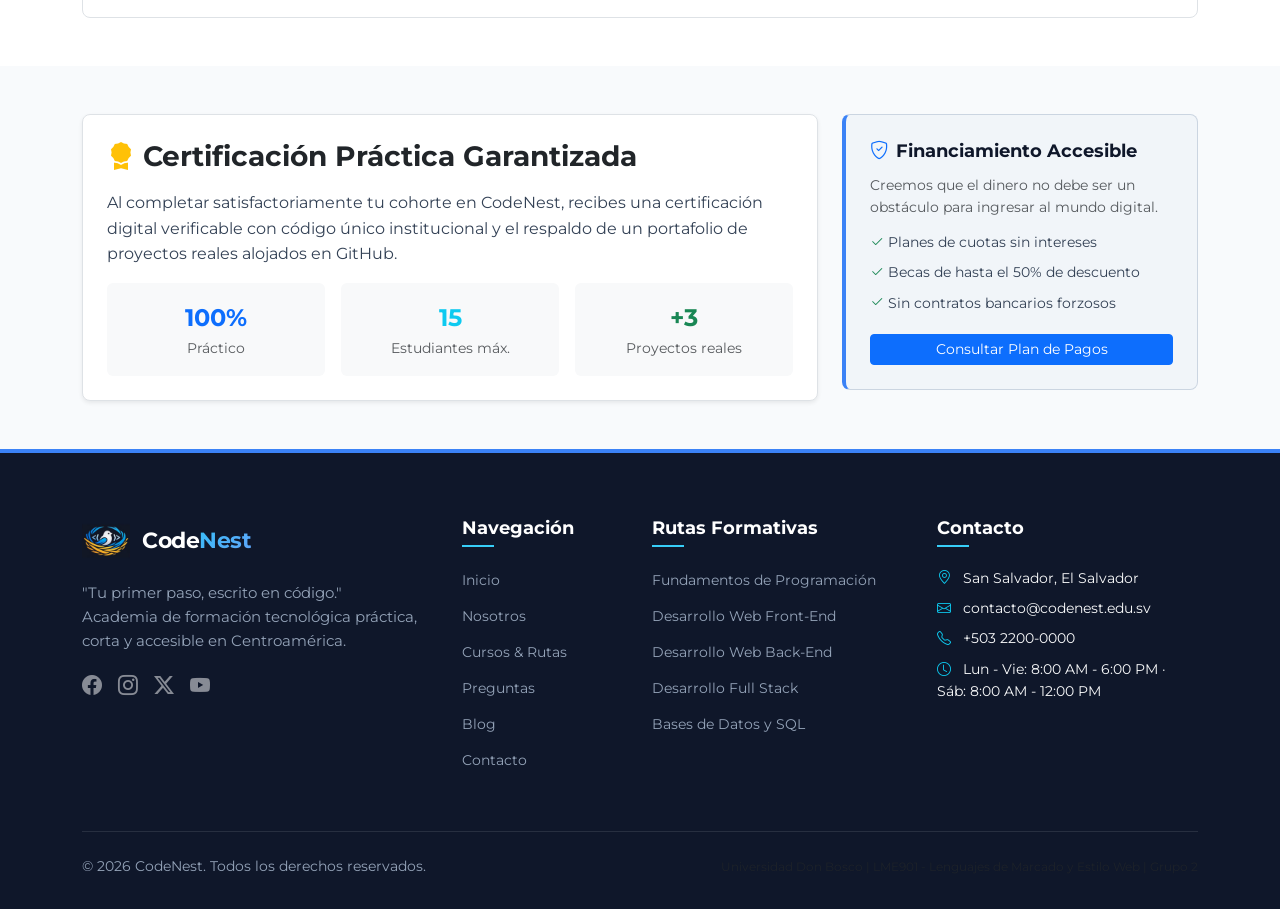
<file: servicios.html>
<!DOCTYPE html>
<html lang="es">

<head>
  <meta charset="UTF-8">
  <meta name="viewport" content="width=device-width, initial-scale=1.0">
  <meta name="description"
    content="Explora el catálogo de cursos y portafolio formativo de CodeNest: Front-End, Back-End, Full Stack, Bases de Datos y Fundamentos.">
  <title>Cursos | CodeNest</title>

  <link rel="preconnect" href="https://fonts.googleapis.com">
  <link rel="preconnect" href="https://fonts.gstatic.com" crossorigin>
  <link
    href="https://fonts.googleapis.com/css2?family=Montserrat:ital,wght@0,300;0,400;0,500;0,600;0,700;0,800;1,400&display=swap"
    rel="stylesheet">

  <link href="https://cdn.jsdelivr.net/npm/bootstrap@5.3.3/dist/css/bootstrap.min.css" rel="stylesheet">

  <link rel="stylesheet" href="https://cdn.jsdelivr.net/npm/bootstrap-icons@1.11.3/font/bootstrap-icons.min.css">
  <link rel="icon" type="image/png" href="img/favicon.png">
  <link rel="stylesheet" href="css/style.css">
</head>

<body>

  <header class="top-notice-bar">
    <div class="container d-flex justify-content-between align-items-center flex-wrap gap-2">
      <div class="d-flex align-items-center gap-2">
        <span class="badge-highlight">RUTAS CORTAS</span>
        <span>Programas prácticos de 8 a 16 semanas con mentores activos</span>
      </div>
      <div class="d-none d-md-flex align-items-center gap-3">
        <span><i class="bi bi-geo-alt-fill text-info me-1"></i> San Salvador, El Salvador</span>
        <span><i class="bi bi-envelope-fill text-info me-1"></i> contacto@codenest.edu.sv</span>
      </div>
    </div>
  </header>

  <nav class="navbar navbar-expand-lg navbar-dark main-navigation" aria-label="Navegación principal">
    <div class="container">
      <a class="navbar-brand brand-logo-container" href="index.html">
        <img src="img/logo-icono.png" alt="Logotipo de CodeNest: ave dentro de un nido con corchetes de código" width="48" height="48">
        <span class="brand-title">Code<span class="nest-gradient">Nest</span></span>
      </a>
      <button class="navbar-toggler" type="button" data-bs-toggle="collapse" data-bs-target="#navbarCodeNest"
        aria-controls="navbarCodeNest" aria-expanded="false" aria-label="Abrir menú de navegación">
        <span class="navbar-toggler-icon"></span>
      </button>

      <div class="collapse navbar-collapse" id="navbarCodeNest">
        <ul class="navbar-nav ms-auto mb-2 mb-lg-0 align-items-lg-center">
          <li class="nav-item">
            <a class="nav-link" href="index.html"><i class="bi bi-house-door me-1"></i> Inicio</a>
          </li>
          <li class="nav-item">
            <a class="nav-link" href="nosotros.html"><i class="bi bi-people me-1"></i> Nosotros</a>
          </li>
          <li class="nav-item">
            <a class="nav-link active" href="servicios.html" aria-current="page"><i class="bi bi-code-slash me-1"></i>
              Cursos</a>
          </li>
          <li class="nav-item">
            <a class="nav-link" href="faq.html"><i class="bi bi-question-circle me-1"></i> Preguntas</a>
          </li>
          <li class="nav-item">
            <a class="nav-link" href="blog.html"><i class="bi bi-journal-text me-1"></i> Blog</a>
          </li>
          <li class="nav-item">
            <a class="nav-link" href="contacto.html"><i class="bi bi-envelope me-1"></i> Contacto</a>
          </li>
          <li class="nav-item ms-lg-2 mt-2 mt-lg-0">
            <a href="servicios.html" class="btn btn-nav-cta">Comenzar Ahora</a>
          </li>
        </ul>
      </div>
    </div>
  </nav>

  <main>
    <section class="py-5 text-white"
      style="background: var(--cn-gradient-dark); border-bottom: 2px solid rgba(59, 130, 246, 0.2);">
      <div class="container text-center">
        <span class="section-tag bg-opacity-25 text-info">OFERTA ACADÉMICA</span>
        <h1 class="hero-title my-2">Cursos & <span class="hero-highlight">Portafolio</span></h1>
        <p class="hero-subtitle mx-auto">Rutas de aprendizaje diseñadas con base en la demanda real de la industria del
          software.</p>
      </div>
    </section>

    <section class="py-5 bg-white" aria-labelledby="catalogo-heading">
      <div class="container">
        <header class="section-header text-center">
          <span class="section-tag">Rutas de Aprendizaje</span>
          <h2 id="catalogo-heading" class="section-title">Portafolio de Cursos Formativos</h2>
          <p class="section-subtitle mx-auto">Cada curso culmina con proyectos tangibles para incorporar inmediatamente
            en tu portafolio profesional.</p>
        </header>

        <div class="row g-4">
          <div class="col-lg-4 col-md-6">
            <article class="semantic-card">
              <div class="card-icon-badge">
                <i class="bi bi-terminal-dash"></i>
              </div>
              <h4>1. Fundamentos de la Programación</h4>
              <p>Ideal para personas que inician desde cero. Aprende lógica algorítmica, resolución de problemas y
                estructuras de datos elementales.</p>
              <ul class="list-unstyled small text-muted my-3">
                <li><i class="bi bi-clock text-primary me-2"></i><strong>Duración:</strong> 8 semanas</li>
                <li><i class="bi bi-laptop text-primary me-2"></i><strong>Modalidad:</strong> 100% Online</li>
                <li><i class="bi bi-folder-check text-primary me-2"></i><strong>Proyecto:</strong> Aplicación de consola
                  en Python/JS</li>
              </ul>
              <footer class="semantic-card-footer">
                <a href="contacto.html" class="btn btn-sm btn-outline-primary w-100">Solicitar Información</a>
              </footer>
            </article>
          </div>

          <div class="col-lg-4 col-md-6">
            <article class="semantic-card">
              <div class="card-icon-badge">
                <i class="bi bi-layout-text-window-reverse"></i>
              </div>
              <h4>2. Desarrollo Web Front-End</h4>
              <p>Maqueta interfaces modernas, accesibles y responsivas implementando HTML5 semántico, CSS3 avanzado,
                Bootstrap 5 y JavaScript dinámico.</p>
              <ul class="list-unstyled small text-muted my-3">
                <li><i class="bi bi-clock text-info me-2"></i><strong>Duración:</strong> 12 semanas</li>
                <li><i class="bi bi-laptop text-info me-2"></i><strong>Modalidad:</strong> Online con mentorías</li>
                <li><i class="bi bi-folder-check text-info me-2"></i><strong>Proyecto:</strong> Sitio web interactivo
                  responsive</li>
              </ul>
              <footer class="semantic-card-footer">
                <a href="contacto.html" class="btn btn-sm btn-outline-primary w-100">Solicitar Información</a>
              </footer>
            </article>
          </div>

          <div class="col-lg-4 col-md-6">
            <article class="semantic-card">
              <div class="card-icon-badge">
                <i class="bi bi-server"></i>
              </div>
              <h4>3. Desarrollo Web Back-End</h4>
              <p>Crea servidores robustos, APIs REST seguras y maneja la lógica de negocio utilizando Node.js, Express y
                autenticación de usuarios.</p>
              <ul class="list-unstyled small text-muted my-3">
                <li><i class="bi bi-clock text-success me-2"></i><strong>Duración:</strong> 12 semanas</li>
                <li><i class="bi bi-laptop text-success me-2"></i><strong>Modalidad:</strong> Online práctica</li>
                <li><i class="bi bi-folder-check text-success me-2"></i><strong>Proyecto:</strong> API REST funcional
                  autenticada</li>
              </ul>
              <footer class="semantic-card-footer">
                <a href="contacto.html" class="btn btn-sm btn-outline-primary w-100">Solicitar Información</a>
              </footer>
            </article>
          </div>

          <div class="col-lg-4 col-md-6">
            <article class="semantic-card">
              <div class="card-icon-badge">
                <i class="bi bi-layers-fill"></i>
              </div>
              <h4>4. Desarrollo Full Stack</h4>
              <p>El programa más completo: conecta la experiencia de usuario del frontend con el backend y bases de
                datos en aplicaciones web integrales.</p>
              <ul class="list-unstyled small text-muted my-3">
                <li><i class="bi bi-clock text-warning me-2"></i><strong>Duración:</strong> 16 semanas</li>
                <li><i class="bi bi-laptop text-warning me-2"></i><strong>Modalidad:</strong> Online intensivo</li>
                <li><i class="bi bi-folder-check text-warning me-2"></i><strong>Proyecto:</strong> Plataforma web
                  full-stack desplegada</li>
              </ul>
              <footer class="semantic-card-footer">
                <a href="contacto.html" class="btn btn-sm btn-outline-primary w-100">Solicitar Información</a>
              </footer>
            </article>
          </div>

          <div class="col-lg-4 col-md-6">
            <article class="semantic-card">
              <div class="card-icon-badge">
                <i class="bi bi-database-fill-gear"></i>
              </div>
              <h4>5. Bases de Datos y SQL</h4>
              <p>Domina el diseño conceptual, modelado relacional y consultas complejas en PostgreSQL y MySQL para
                gestionar información empresarial.</p>
              <ul class="list-unstyled small text-muted my-3">
                <li><i class="bi bi-clock text-danger me-2"></i><strong>Duración:</strong> 8 semanas</li>
                <li><i class="bi bi-laptop text-danger me-2"></i><strong>Modalidad:</strong> 100% Online</li>
                <li><i class="bi bi-folder-check text-danger me-2"></i><strong>Proyecto:</strong> Modelo relacional y
                  consultas analíticas</li>
              </ul>
              <footer class="semantic-card-footer">
                <a href="contacto.html" class="btn btn-sm btn-outline-primary w-100">Solicitar Información</a>
              </footer>
            </article>
          </div>

          <div class="col-lg-4 col-md-6">
            <article class="semantic-card">
              <div class="card-icon-badge">
                <i class="bi bi-phone-fill"></i>
              </div>
              <h4>6. Introducción a Aplicaciones</h4>
              <p>Aprende las bases de las arquitecturas de software modernas y el desarrollo de interfaces móviles
                multiplataforma para Android y la web.</p>
              <ul class="list-unstyled small text-muted my-3">
                <li><i class="bi bi-clock text-primary me-2"></i><strong>Duración:</strong> 10 semanas</li>
                <li><i class="bi bi-laptop text-primary me-2"></i><strong>Modalidad:</strong> Online guiada</li>
                <li><i class="bi bi-folder-check text-primary me-2"></i><strong>Proyecto:</strong> Prototipo de
                  aplicación funcional</li>
              </ul>
              <footer class="semantic-card-footer">
                <a href="contacto.html" class="btn btn-sm btn-outline-primary w-100">Solicitar Información</a>
              </footer>
            </article>
          </div>
        </div>
      </div>
    </section>

    <!-- ===================== TABLA COMPARATIVA ===================== -->
    <section class="py-5" style="background-color: #F8FAFC;" aria-labelledby="comparativa-heading">
      <div class="container">
        <header class="section-header text-center">
          <span class="section-tag">Comparativa</span>
          <h2 id="comparativa-heading" class="section-title">Compara nuestras rutas de un vistazo</h2>
          <p class="section-subtitle mx-auto">Duración, modalidad, tecnologías y el proyecto con el que cierras cada
            curso.</p>
        </header>
        <div class="table-responsive rounded-4 shadow-sm border bg-white">
          <table class="table table-hover align-middle mb-0 cn-table">
            <caption class="visually-hidden">Comparativa de las rutas formativas de CodeNest</caption>
            <thead>
              <tr>
                <th scope="col">Ruta formativa</th>
                <th scope="col">Duración</th>
                <th scope="col">Modalidad</th>
                <th scope="col">Tecnologías</th>
                <th scope="col">Proyecto final</th>
                <th scope="col"><span class="visually-hidden">Acción</span></th>
              </tr>
            </thead>
            <tbody>
              <tr>
                <th scope="row"><i class="bi bi-terminal-dash text-primary me-2"></i>Fundamentos de la Programación</th>
                <td><span class="badge bg-primary">8 semanas</span></td>
                <td>100% Online</td>
                <td>Lógica algorítmica, estructuras de datos</td>
                <td>Aplicación de consola en Python/JS</td>
                <td><a href="contacto.html" class="btn btn-sm btn-outline-primary">Consultar</a></td>
              </tr>
              <tr>
                <th scope="row"><i class="bi bi-layout-text-window-reverse text-info me-2"></i>Desarrollo Web Front-End</th>
                <td><span class="badge bg-info text-dark">12 semanas</span></td>
                <td>Online con mentorías</td>
                <td>HTML5, CSS3, Bootstrap 5, JavaScript</td>
                <td>Sitio web interactivo responsive</td>
                <td><a href="contacto.html" class="btn btn-sm btn-outline-primary">Consultar</a></td>
              </tr>
              <tr>
                <th scope="row"><i class="bi bi-server text-success me-2"></i>Desarrollo Web Back-End</th>
                <td><span class="badge bg-success">12 semanas</span></td>
                <td>Online práctica</td>
                <td>Node.js, Express, APIs REST, autenticación</td>
                <td>API REST funcional autenticada</td>
                <td><a href="contacto.html" class="btn btn-sm btn-outline-primary">Consultar</a></td>
              </tr>
              <tr>
                <th scope="row"><i class="bi bi-layers-fill text-warning me-2"></i>Desarrollo Full Stack</th>
                <td><span class="badge bg-warning text-dark">16 semanas</span></td>
                <td>Online intensivo</td>
                <td>Front-End + Back-End + bases de datos</td>
                <td>Plataforma web full-stack desplegada</td>
                <td><a href="contacto.html" class="btn btn-sm btn-outline-primary">Consultar</a></td>
              </tr>
              <tr>
                <th scope="row"><i class="bi bi-database-fill-gear text-danger me-2"></i>Bases de Datos y SQL</th>
                <td><span class="badge bg-danger">8 semanas</span></td>
                <td>100% Online</td>
                <td>Modelado relacional, PostgreSQL, MySQL</td>
                <td>Modelo relacional y consultas analíticas</td>
                <td><a href="contacto.html" class="btn btn-sm btn-outline-primary">Consultar</a></td>
              </tr>
              <tr>
                <th scope="row"><i class="bi bi-phone-fill text-primary me-2"></i>Introducción a Aplicaciones</th>
                <td><span class="badge bg-primary">10 semanas</span></td>
                <td>Online guiada</td>
                <td>Arquitecturas modernas, apps móviles multiplataforma</td>
                <td>Prototipo de aplicación funcional</td>
                <td><a href="contacto.html" class="btn btn-sm btn-outline-primary">Consultar</a></td>
              </tr>
            </tbody>
          </table>
        </div>
      </div>
    </section>

    <section class="py-5 bg-white" aria-labelledby="galeria-heading">
      <div class="container">
        <header class="section-header text-center">
          <span class="section-tag">Contenido Visual</span>
          <h2 id="galeria-heading" class="section-title">Galería Multimedia Institucional</h2>
          <p class="section-subtitle mx-auto">Visuales sobre nuestras clases, tecnologías impartidas e identidad de
            marca.</p>
        </header>

        <h6 class="text-uppercase fw-bold small mb-3" style="color: var(--cn-blue-primary); letter-spacing: 1px;">
          <i class="bi bi-palette-fill me-1"></i> Identidad de Marca</h6>
        <div class="row g-4">
          <div class="col-md-4">
            <article class="p-3 bg-white rounded-3 shadow-sm border text-center">
              <img src="img/logo-principal.png" alt="Logotipo oficial de CodeNest"
                class="img-fluid rounded mb-3 shadow-sm">
              <h5 class="fw-bold">Logotipo de la Empresa</h5>
              <p class="small text-muted mb-0">Isotipo oficial: el ave en formación dentro del nido, protegida por
                los corchetes de código.</p>
            </article>
          </div>

          <div class="col-md-4">
            <article class="p-3 bg-white rounded-3 shadow-sm border text-center">
              <img src="img/logo-variantes.png" alt="Variantes cromáticas del isotipo CodeNest"
                class="img-fluid rounded mb-3 shadow-sm">
              <h5 class="fw-bold">Variantes Cromáticas Institucionales</h5>
              <p class="small text-muted mb-0">Aplicación del logotipo en versión a color, verde esmeralda, carmín y
                morado tecnológico.</p>
            </article>
          </div>

          <div class="col-md-4">
            <article class="p-3 bg-white rounded-3 shadow-sm border text-center">
              <img src="img/logo-monocromatico-negativo.jpg" alt="Versión monocromática negativa CodeNest"
                class="img-fluid rounded mb-3 shadow-sm" style="max-height: 230px;">
              <h5 class="fw-bold">Versión Monocromática Oficial</h5>
              <p class="small text-muted mb-0">Diseño preparado para contrastes altos, impresión de certificados y
                soportes digitales.</p>
            </article>
          </div>
        </div>

        <!-- ===================== METODOLOGÍA EN IMÁGENES ===================== -->
        <div class="mt-5">
          <h6 class="text-uppercase fw-bold small mb-3" style="color: var(--cn-blue-primary); letter-spacing: 1px;">
            <i class="bi bi-camera-fill me-1"></i> Nuestras Clases y Metodología</h6>
          <div class="row g-4">

            <div class="col-md-6 col-lg-3">
              <article class="semantic-card h-100 p-0 overflow-hidden">
                <img src="img/clase-atencion-personalizada.jpg" alt="Mentor guiando a un estudiante de CodeNest"
                  class="img-fluid" style="height: 200px; width: 100%; object-fit: cover;">
                <div class="p-3">
                  <h6 class="fw-bold mb-1">Atención Personalizada</h6>
                  <p class="small text-muted mb-0">Acompañamiento 1 a 1 con mentores en cada etapa de tu
                    aprendizaje.</p>
                </div>
              </article>
            </div>

            <div class="col-md-6 col-lg-3">
              <article class="semantic-card h-100 p-0 overflow-hidden">
                <img src="img/clase-trabajo-colaborativo.jpg" alt="Estudiantes de CodeNest trabajando en equipo"
                  class="img-fluid" style="height: 200px; width: 100%; object-fit: cover;">
                <div class="p-3">
                  <h6 class="fw-bold mb-1">Aprendizaje Colaborativo</h6>
                  <p class="small text-muted mb-0">Proyectos reales resueltos en equipo, tal como en la industria.
                  </p>
                </div>
              </article>
            </div>

            <div class="col-md-6 col-lg-3">
              <article class="semantic-card h-100 p-0 overflow-hidden">
                <img src="img/clase-habilidades-vanguardia.jpg" alt="Estación de trabajo con código y app móvil"
                  class="img-fluid" style="height: 200px; width: 100%; object-fit: cover;">
                <div class="p-3">
                  <h6 class="fw-bold mb-1">Habilidades de Vanguardia</h6>
                  <p class="small text-muted mb-0">Tecnologías Web & App Dev que hoy demanda el mercado laboral.</p>
                </div>
              </article>
            </div>

            <div class="col-md-6 col-lg-3">
              <article class="semantic-card h-100 p-0 overflow-hidden">
                <img src="img/clase-preparacion-entrevistas.jpg" alt="Egresado presentando su portafolio a un reclutador"
                  class="img-fluid" style="height: 200px; width: 100%; object-fit: cover;">
                <div class="p-3">
                  <h6 class="fw-bold mb-1">Listo para el Mercado</h6>
                  <p class="small text-muted mb-0">Preparación para entrevistas con portafolio real en mano.</p>
                </div>
              </article>
            </div>

          </div>
        </div>

        <!-- ===================== VIDEO INSTITUCIONAL (LOCAL) ===================== -->
        <div class="mt-5">
          <h6 class="text-uppercase fw-bold small mb-3" style="color: var(--cn-blue-primary); letter-spacing: 1px;">
            <i class="bi bi-play-btn-fill me-1"></i> Video Institucional</h6>
          <div class="ratio ratio-16x9 rounded-4 overflow-hidden shadow-sm mx-auto" style="max-width: 800px;">
            <video controls preload="metadata" poster="media/video-poster.jpg">
              <source src="media/codenest-intro.mp4" type="video/mp4">
              Tu navegador no soporta la reproducción de video HTML5.
            </video>
          </div>
          <p class="small text-muted text-center mt-2 mb-0">CodeNest en 13 segundos: metodología, cohortes y próximo inicio.</p>
        </div>

        <!-- ===================== BANNER PROMOCIONAL ===================== -->
        <div class="mt-5 p-5 rounded-4 text-white text-center" style="background: var(--cn-gradient-dark);">
          <span class="section-tag bg-opacity-25 text-info">CUPOS LIMITADOS</span>
          <h3 class="fw-bold my-2">Próxima cohorte inicia el 1 de octubre</h3>
          <p class="text-white-50 mb-4">Grupos reducidos de máximo 15 estudiantes con acompañamiento directo de
            mentores.</p>
          <a href="contacto.html" class="btn btn-brand-primary btn-lg">
            <i class="bi bi-calendar-check me-2"></i> Reservar mi cupo
          </a>
        </div>

        <div class="mt-5 p-4 bg-white rounded-3 border">
          <h4 class="fw-bold text-center mb-4"><i class="bi bi-code-slash text-primary me-2"></i>Tecnologías y Lenguajes
            que Dominarás</h4>
          <div class="row text-center g-3">
            <div class="col-4 col-md-2">
              <div class="p-3 bg-light rounded"><i class="bi bi-filetype-html text-danger fs-1"></i>
                <p class="small fw-bold mb-0 mt-2">HTML5</p>
              </div>
            </div>
            <div class="col-4 col-md-2">
              <div class="p-3 bg-light rounded"><i class="bi bi-filetype-css text-primary fs-1"></i>
                <p class="small fw-bold mb-0 mt-2">CSS3</p>
              </div>
            </div>
            <div class="col-4 col-md-2">
              <div class="p-3 bg-light rounded"><i class="bi bi-filetype-js text-warning fs-1"></i>
                <p class="small fw-bold mb-0 mt-2">JavaScript</p>
              </div>
            </div>
            <div class="col-4 col-md-2">
              <div class="p-3 bg-light rounded"><i class="bi bi-bootstrap-fill text-purple fs-1"
                  style="color: #7952B3;"></i>
                <p class="small fw-bold mb-0 mt-2">Bootstrap</p>
              </div>
            </div>
            <div class="col-4 col-md-2">
              <div class="p-3 bg-light rounded"><i class="bi bi-database-fill text-secondary fs-1"></i>
                <p class="small fw-bold mb-0 mt-2">SQL</p>
              </div>
            </div>
            <div class="col-4 col-md-2">
              <div class="p-3 bg-light rounded"><i class="bi bi-git text-danger fs-1"></i>
                <p class="small fw-bold mb-0 mt-2">Git & GitHub</p>
              </div>
            </div>
          </div>
        </div>
      </div>
    </section>

    <div class="container my-5">
      <div class="row g-4">
        <div class="col-lg-8">
          <section class="p-4 bg-white rounded-3 border shadow-sm" aria-labelledby="metodologia-title">
            <h3 id="metodologia-title" class="fw-bold text-dark mb-3"><i
                class="bi bi-award-fill text-warning me-2"></i>Certificación Práctica Garantizada</h3>
            <p>
              Al completar satisfactoriamente tu cohorte en CodeNest, recibes una certificación digital verificable con
              código único institucional y el respaldo de un portafolio de proyectos reales alojados en GitHub.
            </p>
            <div class="row g-3">
              <div class="col-sm-4 text-center">
                <div class="p-3 bg-light rounded">
                  <span class="fs-4 fw-bold text-primary">100%</span>
                  <p class="small mb-0 text-muted">Práctico</p>
                </div>
              </div>
              <div class="col-sm-4 text-center">
                <div class="p-3 bg-light rounded">
                  <span class="fs-4 fw-bold text-info">15</span>
                  <p class="small mb-0 text-muted">Estudiantes máx.</p>
                </div>
              </div>
              <div class="col-sm-4 text-center">
                <div class="p-3 bg-light rounded">
                  <span class="fs-4 fw-bold text-success">+3</span>
                  <p class="small mb-0 text-muted">Proyectos reales</p>
                </div>
              </div>
            </div>
          </section>
        </div>

        <div class="col-lg-4">
          <aside class="semantic-aside mt-lg-0" aria-label="Beneficios de financiamiento">
            <h4 class="aside-title"><i class="bi bi-shield-check text-primary"></i> Financiamiento Accesible</h4>
            <p class="small text-muted mb-2">Creemos que el dinero no debe ser un obstáculo para ingresar al mundo
              digital.</p>
            <ul class="list-unstyled small mb-3">
              <li class="py-1"><i class="bi bi-check2 text-success me-1"></i>Planes de cuotas sin intereses</li>
              <li class="py-1"><i class="bi bi-check2 text-success me-1"></i>Becas de hasta el 50% de descuento</li>
              <li class="py-1"><i class="bi bi-check2 text-success me-1"></i>Sin contratos bancarios forzosos</li>
            </ul>
            <a href="contacto.html" class="btn btn-sm btn-primary w-100">Consultar Plan de Pagos</a>
          </aside>
        </div>
      </div>
    </div>
  </main>

  <footer class="main-footer" aria-label="Pie de página institucional">
    <div class="container">
      <div class="row g-4">
        <div class="col-lg-4 col-md-6">
          <div class="brand-logo-container mb-3">
        <img src="img/logo-icono.png" alt="Logotipo de CodeNest: ave dentro de un nido con corchetes de código" width="48" height="48">
        <span class="brand-title">Code<span class="nest-gradient">Nest</span></span>
          </div>
          <p class="footer-brand-desc">
            "Tu primer paso, escrito en código."<br>
            Academia de formación tecnológica práctica, corta y accesible en Centroamérica.
          </p>
          <div class="d-flex gap-3 fs-5 mt-3">
            <a href="https://facebook.com" class="text-white-50" aria-label="Facebook CodeNest" target="_blank"
              rel="noopener"><i class="bi bi-facebook"></i></a>
            <a href="https://instagram.com" class="text-white-50" aria-label="Instagram CodeNest" target="_blank"
              rel="noopener"><i class="bi bi-instagram"></i></a>
            <a href="https://x.com" class="text-white-50" aria-label="X (Twitter) CodeNest" target="_blank"
              rel="noopener"><i class="bi bi-twitter-x"></i></a>
            <a href="https://youtube.com" class="text-white-50" aria-label="YouTube CodeNest" target="_blank"
              rel="noopener"><i class="bi bi-youtube"></i></a>
          </div>
        </div>
        <div class="col-lg-2 col-md-6">
          <h5 class="footer-heading">Navegación</h5>
          <ul class="footer-links">
            <li><a href="index.html">Inicio</a></li>
            <li><a href="nosotros.html">Nosotros</a></li>
            <li><a href="servicios.html">Cursos & Rutas</a></li>
            <li><a href="faq.html">Preguntas</a></li>
            <li><a href="blog.html">Blog</a></li>
            <li><a href="contacto.html">Contacto</a></li>
          </ul>
        </div>
        <div class="col-lg-3 col-md-6">
          <h5 class="footer-heading">Rutas Formativas</h5>
          <ul class="footer-links">
            <li><a href="servicios.html">Fundamentos de Programación</a></li>
            <li><a href="servicios.html">Desarrollo Web Front-End</a></li>
            <li><a href="servicios.html">Desarrollo Web Back-End</a></li>
            <li><a href="servicios.html">Desarrollo Full Stack</a></li>
            <li><a href="servicios.html">Bases de Datos y SQL</a></li>
          </ul>
        </div>
        <div class="col-lg-3 col-md-6">
          <h5 class="footer-heading">Contacto</h5>
          <ul class="footer-links text-light small">
            <li class="mb-2"><i class="bi bi-geo-alt text-info me-2"></i> San Salvador, El Salvador</li>
            <li class="mb-2"><i class="bi bi-envelope text-info me-2"></i> contacto@codenest.edu.sv</li>
            <li class="mb-2"><i class="bi bi-telephone text-info me-2"></i> +503 2200-0000</li>
            <li class="mb-2"><i class="bi bi-clock text-info me-2"></i> Lun - Vie: 8:00 AM - 6:00 PM · Sáb: 8:00 AM - 12:00 PM</li>
          </ul>
        </div>
      </div>
      <div class="footer-bottom d-flex flex-wrap justify-content-between align-items-center gap-2">
        <p class="mb-0">&copy; <span id="current-year">2026</span> CodeNest. Todos los derechos reservados.</p>
        <p class="mb-0 text-muted small">
          Universidad Don Bosco | LME901 - Lenguajes de Marcado y Estilo Web | Grupo 2
        </p>
      </div>
    </div>
  </footer>

  <script src="https://cdn.jsdelivr.net/npm/bootstrap@5.3.3/dist/js/bootstrap.bundle.min.js"></script>
  <script src="js/main.js"></script>
</body>

</html>
</file>
<file: css/style.css>
/* Variables Globales e Identidad Institucional */
:root {
  /* Paleta Corporativa no-oficial */
  --cn-dark-blue: #0F172A;
  --cn-white: #FFFFFF;
  --cn-soft-black: #000000;
  --cn-blue-primary: #3B82F6;
  --cn-blue-cyan: #37CEF8;
  --cn-cyan-light: #CCEEFD;
  --cn-cyan-pale: #B3E6FC;
  --cn-yellow-gold: #FACC15;
  --cn-orange-warm: #FBA061;
  --cn-blue-nest-top: #38BDF8;
  --cn-blue-nest-bottom: #60A5FA;

  /* Gradientes no-oficial */
  --cn-gradient-nest: linear-gradient(135deg, #38BDF8 0%, #60A5FA 100%);
  --cn-gradient-accent: linear-gradient(135deg, #FACC15 0%, #FBA061 100%);
  --cn-gradient-dark: linear-gradient(180deg, #0F172A 0%, #1E293B 100%);

  /* Tipografía */
  --cn-font-family: 'Montserrat', -apple-system, BlinkMacSystemFont, "Segoe UI", Roboto, sans-serif;

  /* Espaciados y Sombras */
  --cn-radius-sm: 8px;
  --cn-radius-md: 12px;
  --cn-radius-lg: 16px;
  --cn-shadow: 0 10px 25px -5px rgba(15, 23, 42, 0.1), 0 8px 10px -6px rgba(15, 23, 42, 0.1);
  --cn-shadow-glow: 0 0 20px rgba(59, 130, 246, 0.25);
}

* {
  box-sizing: border-box;
}

body {
  font-family: var(--cn-font-family);
  color: #334155;
  background-color: #F8FAFC;
  line-height: 1.6;
  margin: 0;
  padding: 0;
  display: flex;
  flex-direction: column;
  min-height: 100vh;
}

h1,
h2,
h3,
h4,
h5,
h6 {
  font-family: var(--cn-font-family);
  font-weight: 700;
  color: var(--cn-dark-blue);
  line-height: 1.25;
}

a {
  text-decoration: none;
  transition: all 0.25s ease-in-out;
}

img {
  max-width: 100%;
  height: auto;
}

/* Estructura Semántica: Header Institucional y Barra Superior */
.top-notice-bar {
  background: var(--cn-dark-blue);
  color: var(--cn-cyan-light);
  font-size: 0.85rem;
  padding: 6px 0;
  border-bottom: 1px solid rgba(255, 255, 255, 0.1);
}

.top-notice-bar .badge-highlight {
  background: var(--cn-gradient-accent);
  color: var(--cn-dark-blue);
  font-weight: 700;
  padding: 2px 8px;
  border-radius: 4px;
}

/* (<nav>) */
.main-navigation {
  background: rgba(15, 23, 42, 0.96);
  backdrop-filter: blur(10px);
  position: sticky;
  top: 0;
  z-index: 1030;
  box-shadow: 0 4px 20px rgba(0, 0, 0, 0.2);
  border-bottom: 2px solid rgba(59, 130, 246, 0.2);
}

.brand-logo-container {
  display: flex;
  align-items: center;
  gap: 12px;
}

.brand-logo-container img {
  height: 48px;
  width: auto;
  border-radius: 8px;
  object-fit: contain;
}

.brand-title {
  color: var(--cn-white);
  font-size: 1.35rem;
  font-weight: 700;
  letter-spacing: -0.5px;
}

.brand-title .nest-gradient {
  background: var(--cn-gradient-nest);
  -webkit-background-clip: text;
  -webkit-text-fill-color: transparent;
}

.nav-link {
  color: #CBD5E1 !important;
  font-weight: 500;
  font-size: 0.95rem;
  padding: 8px 16px !important;
  border-radius: var(--cn-radius-sm);
  transition: all 0.2s ease;
}

.nav-link:hover,
.nav-link.active {
  color: var(--cn-white) !important;
  background: rgba(59, 130, 246, 0.15);
  box-shadow: inset 0 -2px 0 var(--cn-blue-cyan);
}

.btn-nav-cta {
  background: var(--cn-gradient-nest);
  color: var(--cn-dark-blue);
  font-weight: 700;
  border: none;
  padding: 8px 20px;
  border-radius: var(--cn-radius-sm);
  box-shadow: 0 4px 12px rgba(56, 189, 248, 0.3);
}

.btn-nav-cta:hover {
  background: linear-gradient(135deg, #60A5FA 0%, #38BDF8 100%);
  color: var(--cn-dark-blue);
  transform: translateY(-1px);
}

/* (<main>) */
main {
  flex: 1;
}

/* (<section>) */
.section-header {
  margin-bottom: 2.5rem;
  position: relative;
}

.section-tag {
  display: inline-block;
  color: var(--cn-blue-primary);
  background: rgba(59, 130, 246, 0.1);
  padding: 4px 14px;
  border-radius: 20px;
  font-size: 0.825rem;
  font-weight: 700;
  text-transform: uppercase;
  letter-spacing: 1px;
  margin-bottom: 0.75rem;
}

.section-title {
  font-size: 2.25rem;
  margin-bottom: 0.75rem;
}

.section-subtitle {
  color: #64748B;
  font-size: 1.1rem;
  max-width: 650px;
}

/* Secciones de Portada / Hero */
.hero-section {
  background: var(--cn-gradient-dark);
  color: var(--cn-white);
  padding: 5rem 0 4rem;
  position: relative;
  overflow: hidden;
  border-bottom: 1px solid rgba(59, 130, 246, 0.2);
}

.hero-section::before {
  content: '';
  position: absolute;
  top: -20%;
  right: -10%;
  width: 500px;
  height: 500px;
  background: radial-gradient(circle, rgba(59, 130, 246, 0.15) 0%, rgba(15, 23, 42, 0) 70%);
  border-radius: 50%;
  pointer-events: none;
}

.hero-title {
  color: var(--cn-white);
  font-size: 3rem;
  font-weight: 800;
  line-height: 1.15;
  margin-bottom: 1.25rem;
}

.hero-highlight {
  background: var(--cn-gradient-nest);
  -webkit-background-clip: text;
  -webkit-text-fill-color: transparent;
}

.hero-subtitle {
  color: #94A3B8;
  font-size: 1.2rem;
  margin-bottom: 2rem;
  max-width: 580px;
}

/* (<article>) */
.semantic-card {
  background: var(--cn-white);
  border-radius: var(--cn-radius-md);
  border: 1px solid #E2E8F0;
  padding: 1.75rem;
  transition: all 0.3s ease;
  height: 100%;
  display: flex;
  flex-direction: column;
  position: relative;
}

.semantic-card:hover {
  transform: translateY(-4px);
  border-color: var(--cn-blue-primary);
  box-shadow: var(--cn-shadow);
}

.card-icon-badge {
  width: 50px;
  height: 50px;
  border-radius: var(--cn-radius-sm);
  background: rgba(59, 130, 246, 0.1);
  color: var(--cn-blue-primary);
  display: flex;
  align-items: center;
  justify-content: center;
  font-size: 1.5rem;
  margin-bottom: 1.25rem;
}

.semantic-card-footer {
  margin-top: auto;
  padding-top: 1rem;
  border-top: 1px solid #F1F5F9;
}

/* (<aside>) */
.semantic-aside {
  background: #F1F5F9;
  border: 1px solid #CBD5E1;
  border-left: 4px solid var(--cn-blue-primary);
  border-radius: var(--cn-radius-sm);
  padding: 1.5rem;
  margin-top: 1.5rem;
}

.aside-title {
  font-size: 1.15rem;
  font-weight: 700;
  color: var(--cn-dark-blue);
  margin-bottom: 0.75rem;
  display: flex;
  align-items: center;
  gap: 8px;
}

/* (<footer>) */
.main-footer {
  background: var(--cn-dark-blue);
  color: #94A3B8;
  padding: 4rem 0 2rem;
  margin-top: auto;
  border-top: 4px solid var(--cn-blue-primary);
}

.footer-brand-desc {
  font-size: 0.95rem;
  line-height: 1.6;
  margin-top: 1rem;
  color: #94A3B8;
}

.footer-heading {
  color: var(--cn-white);
  font-size: 1.1rem;
  font-weight: 700;
  margin-bottom: 1.25rem;
  position: relative;
  padding-bottom: 8px;
}

.footer-heading::after {
  content: '';
  position: absolute;
  bottom: 0;
  left: 0;
  width: 32px;
  height: 2px;
  background: var(--cn-blue-cyan);
}

.footer-links {
  list-style: none;
  padding: 0;
  margin: 0;
}

.footer-links li {
  margin-bottom: 0.65rem;
}

.footer-links a {
  color: #94A3B8;
  font-size: 0.9rem;
}

.footer-links a:hover {
  color: var(--cn-cyan-light);
  padding-left: 4px;
}

.footer-bottom {
  margin-top: 3rem;
  padding-top: 1.5rem;
  border-top: 1px solid rgba(255, 255, 255, 0.1);
  font-size: 0.85rem;
}

/* Badges y botones complementarios */
.badge-code {
  background: #0F172A;
  color: #38BDF8;
  font-family: monospace;
  padding: 4px 8px;
  border-radius: 4px;
  font-size: 0.8rem;
}

.btn-brand-primary {
  background: var(--cn-blue-primary);
  color: var(--cn-white);
  border: none;
  padding: 10px 24px;
  font-weight: 600;
  border-radius: var(--cn-radius-sm);
  transition: all 0.25s ease;
}

.btn-brand-primary:hover {
  background: #2563EB;
  color: var(--cn-white);
  box-shadow: var(--cn-shadow-glow);
}

.btn-brand-outline {
  background: transparent;
  color: var(--cn-white);
  border: 2px solid rgba(255, 255, 255, 0.3);
  padding: 9px 22px;
  font-weight: 600;
  border-radius: var(--cn-radius-sm);
  transition: all 0.25s ease;
}

.btn-brand-outline:hover {
  border-color: var(--cn-white);
  background: rgba(255, 255, 255, 0.1);
  color: var(--cn-white);
}

/* ===== Sprint II: componentes añadidos ===== */

/* Carrusel de testimonios */
.testimonial-carousel {
  padding: 0 56px 48px;
}

.testimonial-carousel .carousel-indicators {
  bottom: 0;
  margin-bottom: 0;
}

.testimonial-carousel .carousel-indicators [data-bs-target] {
  background-color: var(--cn-blue-primary);
  width: 10px;
  height: 10px;
  border-radius: 50%;
  border: 0;
}

.testimonial-carousel .carousel-control-prev,
.testimonial-carousel .carousel-control-next {
  width: 48px;
  bottom: 48px;
}

.testimonial-carousel .semantic-card {
  min-height: 210px;
}

@media (max-width: 575.98px) {
  .testimonial-carousel {
    padding: 0 0 48px;
  }

  .testimonial-carousel .carousel-control-prev,
  .testimonial-carousel .carousel-control-next {
    display: none;
  }
}

/* Tabla comparativa de rutas */
.cn-table thead th {
  background: var(--cn-dark-blue);
  color: var(--cn-white);
  font-size: 0.85rem;
  font-weight: 600;
  letter-spacing: 0.4px;
  text-transform: uppercase;
  white-space: nowrap;
  border: 0;
  padding: 14px 16px;
}

.cn-table tbody th {
  color: var(--cn-dark-blue);
  font-weight: 600;
}

.cn-table td,
.cn-table tbody th {
  padding: 14px 16px;
  font-size: 0.92rem;
}

.cn-table {
  min-width: 860px;
}

/* Acordeón de preguntas frecuentes */
.cn-accordion .accordion-button {
  font-weight: 600;
  color: var(--cn-dark-blue);
  padding: 1.1rem 1.4rem;
}

.cn-accordion .accordion-button:not(.collapsed) {
  background: rgba(59, 130, 246, 0.08);
  color: var(--cn-dark-blue);
  box-shadow: inset 3px 0 0 var(--cn-blue-primary);
}

.cn-accordion .accordion-button:focus {
  box-shadow: 0 0 0 0.2rem rgba(59, 130, 246, 0.25);
}

.cn-accordion .accordion-body {
  padding: 1.1rem 1.4rem 1.4rem;
}

/* Modales del blog */
.modal-content {
  border: 0;
  border-radius: var(--cn-radius-lg);
  font-family: var(--cn-font-family);
}

/* Alertas de formularios */
.alert {
  border-radius: var(--cn-radius-md);
}
</file>
